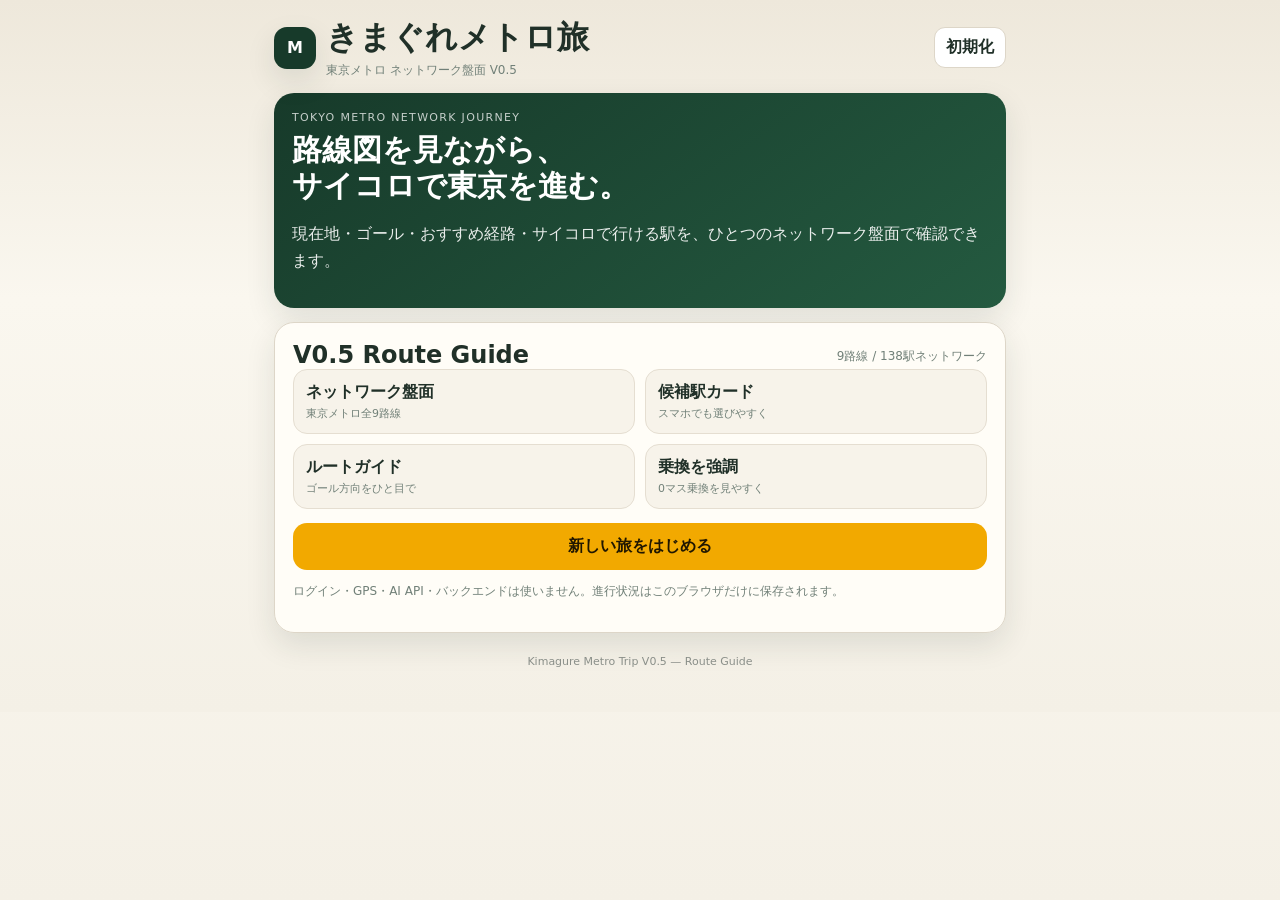
<file: index.html>
<!DOCTYPE html>
<html lang="ja">
<head>
  <meta charset="utf-8">
  <meta name="viewport" content="width=device-width,initial-scale=1,viewport-fit=cover">
  <meta name="theme-color" content="#173a2a">
  <title>きまぐれメトロ旅 V0.5</title>
  <link rel="stylesheet" href="style.css">
</head>
<body>
  <main class="app">
    <header class="topbar">
      <div class="brand">
        <div class="logo">M</div>
        <div>
          <h1>きまぐれメトロ旅</h1>
          <p>東京メトロ ネットワーク盤面 V0.5</p>
        </div>
      </div>
      <button class="tiny" id="resetBtn">初期化</button>
    </header>

    <section id="homeView">
      <div class="panel hero">
        <div class="eyebrow">TOKYO METRO NETWORK JOURNEY</div>
        <h2>路線図を見ながら、<br>サイコロで東京を進む。</h2>
        <p>現在地・ゴール・おすすめ経路・サイコロで行ける駅を、ひとつのネットワーク盤面で確認できます。</p>
      </div>

      <div class="panel">
        <div class="section-title">
          <h2>V0.5 Route Guide</h2>
          <p id="networkStat">9路線</p>
        </div>
        <div class="feature-grid">
          <div class="feature"><b>ネットワーク盤面</b><span>東京メトロ全9路線</span></div>
          <div class="feature"><b>候補駅カード</b><span>スマホでも選びやすく</span></div>
          <div class="feature"><b>ルートガイド</b><span>ゴール方向をひと目で</span></div>
          <div class="feature"><b>乗換を強調</b><span>0マス乗換を見やすく</span></div>
        </div>
        <button class="btn orange" id="newGameBtn">新しい旅をはじめる</button>
        <button class="btn secondary hidden gap-top" id="resumeBtn">途中から再開する</button>
        <p class="notice">ログイン・GPS・AI API・バックエンドは使いません。進行状況はこのブラウザだけに保存されます。</p>
      </div>
    </section>

    <section id="setupView" class="hidden">
      <div class="panel">
        <div class="section-title">
          <h2>旅の行き先を抽選</h2>
          <p>東京メトロ全ネットワーク</p>
        </div>
        <div class="timeline"><span class="step on"></span><span class="step"></span><span class="step"></span></div>

        <div class="slot">
          <div class="slot-label">START</div>
          <div class="slot-value" id="startSlot">？</div>
          <div class="chips" id="startLines"></div>
          <button class="btn orange" id="drawStartBtn">出発駅を抽選</button>
        </div>

        <div class="slot">
          <div class="slot-label">GOAL</div>
          <div class="slot-value" id="goalSlot">？</div>
          <div class="chips" id="goalLines"></div>
          <button class="btn orange" id="drawGoalBtn" disabled>ゴール駅を抽選</button>
        </div>

        <div class="message hidden" id="setupRoute"></div>
        <button class="btn" id="confirmSetupBtn" disabled>この旅を開始</button>
        <button class="btn ghost gap-top" id="cancelSetupBtn">ホームへ戻る</button>
      </div>
    </section>

    <section id="gameView" class="hidden">
      <div class="panel compact-panel">
        <div class="section-title">
          <h2>旅の状況</h2>
          <p id="turnText">TURN 1</p>
        </div>
        <div class="timeline"><span class="step on"></span><span class="step on"></span><span class="step"></span></div>

        <div class="stats">
          <div class="stat"><b id="currentStat">-</b><span>現在駅</span></div>
          <div class="stat"><b id="remainStat">-</b><span>最短残り駅数</span></div>
          <div class="stat"><b id="goalStat">-</b><span>ゴール</span></div>
        </div>
        <div class="chips center" id="currentLines"></div>
        <div class="message recommendation" id="recommendation"></div>
        <div class="route-compass" id="routeCompass" aria-label="ゴールへの最短ルート"></div>
      </div>

      <div class="panel dice-panel" id="dicePanel">
        <div class="section-title">
          <h2>サイコロ</h2>
          <p id="diceStateText">振って移動可能駅を表示</p>
        </div>
        <div class="dicebox">
          <div class="dice" id="dice" aria-live="polite">⚄</div>
          <button class="btn orange roll-btn" id="rollBtn">サイコロを振る</button>
        </div>
        <div id="reachableSummary" class="message hidden"></div>
        <div id="candidatePanel" class="candidate-panel hidden">
          <div class="candidate-heading">
            <div>
              <b>移動先を選ぶ</b>
              <span>ゴールに近い順</span>
            </div>
            <span class="candidate-count" id="candidateCount"></span>
          </div>
          <div class="candidate-list" id="candidateList"></div>
        </div>
      </div>

      <div class="panel network-panel">
        <div class="section-title">
          <div>
            <h2>ネットワーク盤面</h2>
            <p id="boardHint">現在地とゴールを確認できます</p>
          </div>
          <div class="board-tools">
            <button class="mini-btn" id="fitBtn" aria-pressed="false">全体</button>
            <button class="mini-btn" id="centerBtn" aria-pressed="true">現在地</button>
          </div>
        </div>

        <div class="legend">
          <span><i class="legend-node current"></i>現在地</span>
          <span><i class="legend-node goal"></i>ゴール</span>
          <span><i class="legend-node reachable"></i>移動可能</span>
          <span><i class="legend-node transfer"></i>乗換駅</span>
          <span><i class="legend-line"></i>最短ルート</span>
        </div>

        <div class="network-scroll" id="networkScroll">
          <svg id="networkSvg" viewBox="0 0 1840 820" role="img" aria-label="東京メトロ簡易ネットワーク図"></svg>
        </div>

        <p class="notice board-note">※実際の地理位置を再現した地図ではなく、ゲーム用の簡略ネットワーク図です。線のつながりと乗換関係を優先しています。</p>
      </div>

      <div class="panel hidden" id="arrivalPanel">
        <div class="section-title">
          <h2>移動先</h2>
          <p id="arrivalLineText"></p>
        </div>
        <div class="arrival-card">
          <div class="arrival-big" id="arrivalStation">-</div>
          <div class="chips" id="arrivalCodes"></div>
          <div class="route-guide" id="arrivalRoute"></div>
        </div>
        <div class="grid2">
          <a class="btn secondary" id="mapLink" target="_blank" rel="noopener">地図で駅を見る</a>
          <button class="btn" id="arrivedBtn">到着した</button>
        </div>
        <button class="btn ghost gap-top" id="changeTargetBtn">移動先を選び直す</button>
      </div>

      <div class="panel hidden" id="questPanel">
        <div class="section-title"><h2 id="questTitle">駅クエスト</h2><p>任意 / 2件</p></div>
        <div id="questList"></div>
        <button class="btn" id="nextTurnBtn">次のサイコロへ</button>
      </div>

      <div class="panel">
        <div class="section-title"><h2>旅の履歴</h2><p>自動保存</p></div>
        <div class="history" id="history"></div>
      </div>
    </section>

    <section id="finishView" class="hidden">
      <div class="panel success">
        <div class="timeline"><span class="step on"></span><span class="step on"></span><span class="step on"></span></div>
        <div class="goal-celebration" aria-hidden="true"><span>●</span><span>▲</span><span>★</span><span>●</span><span>■</span></div>
        <div class="big">🎉</div>
        <h2>ゴール到着！</h2>
        <p id="finishText"></p>
        <button class="btn orange" id="restartBtn">もう一度遊ぶ</button>
        <button class="btn secondary gap-top" id="backHomeBtn">ホームへ戻る</button>
      </div>
    </section>

    <footer>Kimagure Metro Trip V0.5 — Route Guide</footer>
  </main>

  <div class="travel-overlay hidden" id="travelOverlay" aria-live="polite">
    <div class="travel-card">
      <div class="train-track"><span class="travel-train">🚃</span></div>
      <b id="travelTitle">移動中...</b>
      <span id="travelRoute"></span>
    </div>
  </div>
  <div class="toast" id="toast"></div>
  <script src="app.js"></script>
</body>
</html>
</file>
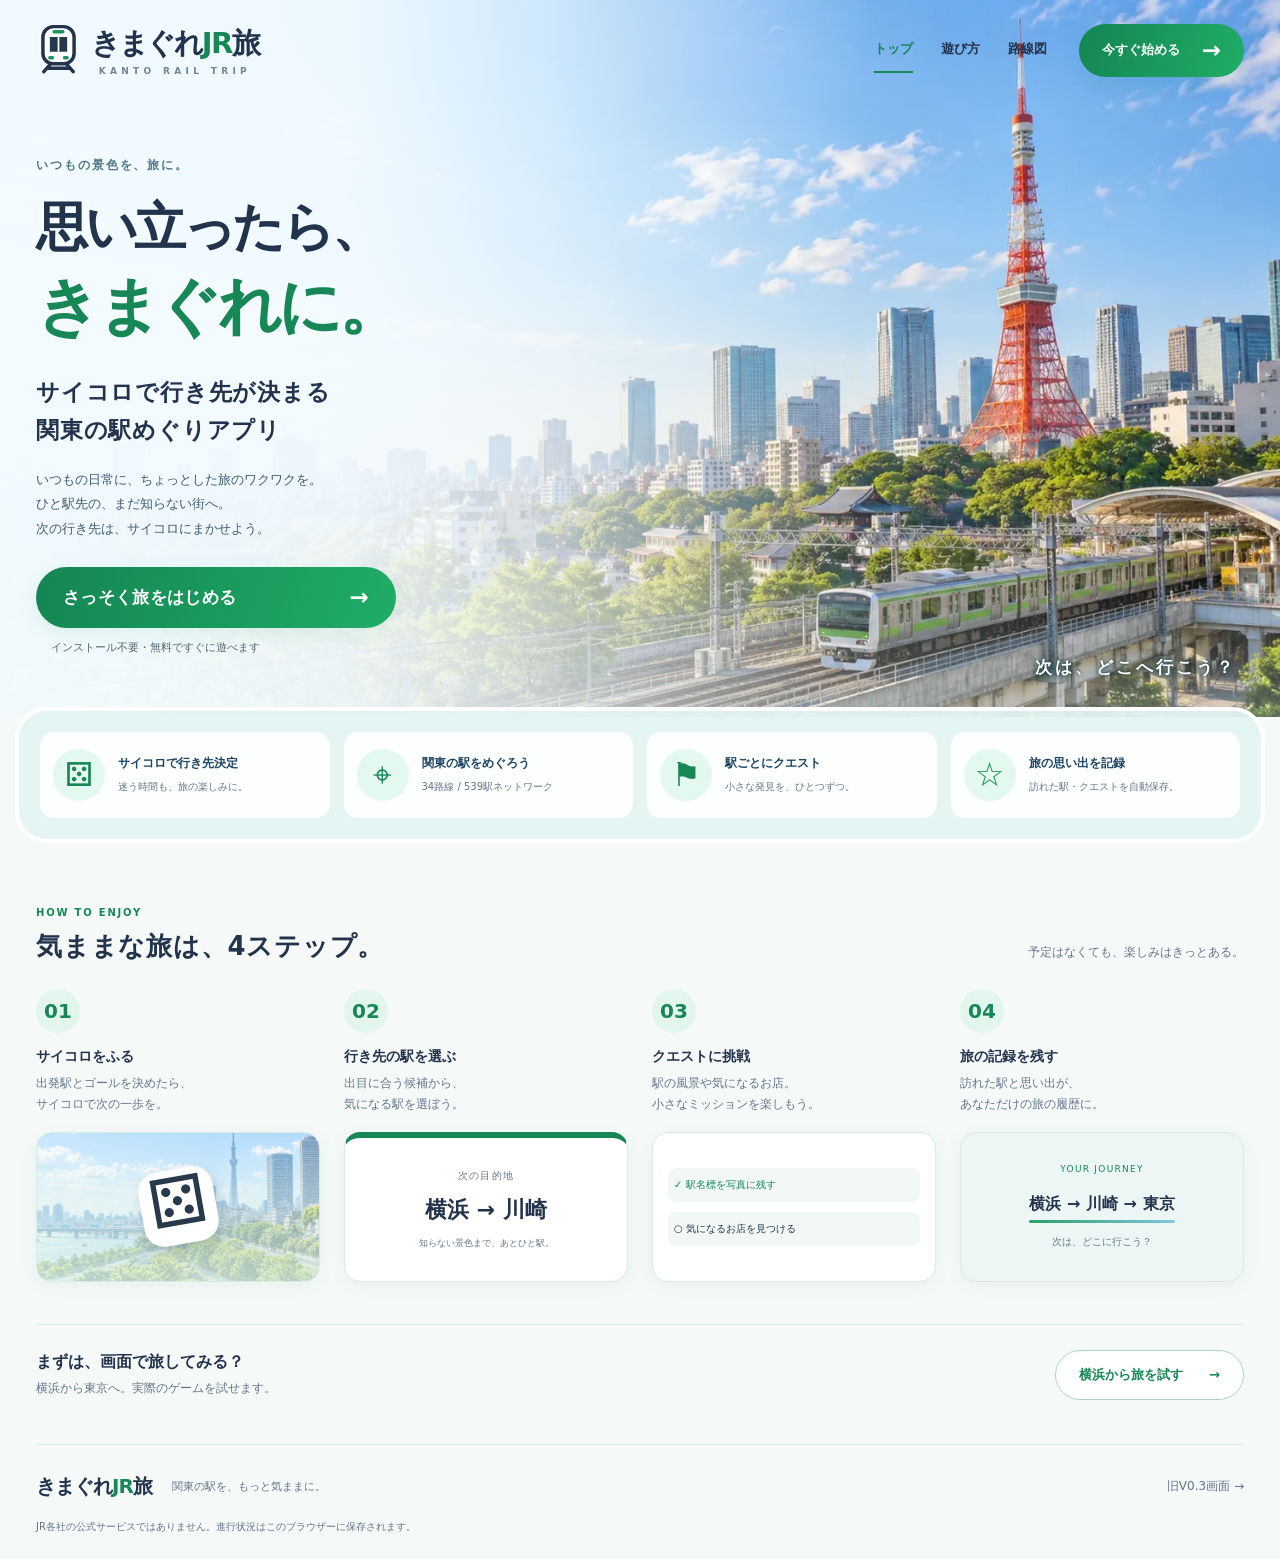
<file: jr-east/index.html>
<!doctype html>
<html lang="ja">
<head>
  <meta charset="utf-8">
  <meta name="viewport" content="width=device-width,initial-scale=1,viewport-fit=cover">
  <meta name="theme-color" content="#eef9fc">
  <title>きまぐれJR旅 — いつもの景色を、旅に。</title>
  <meta name="description" content="サイコロで行き先が決まる、関東の駅めぐり。539駅の路線図と小さなクエストで、いつもの日常を旅に変えよう。">
  <link rel="preload" as="image" href="assets/hero-tokyo-tower.webp">
  <link rel="stylesheet" href="style.css">
  <link rel="stylesheet" href="design-reference.css?v=20260926-manual">
</head>
<body data-view="homeView">
  <header class="reference-nav">
    <a class="reference-brand" href="#homeView" data-home-link aria-label="きまぐれJR旅 トップ">
      <svg class="brand-mark" viewBox="0 0 52 60" aria-hidden="true"><rect x="8" y="3" width="36" height="43" rx="12" fill="white" stroke="currentColor" stroke-width="4"/><path d="M16 15h20v17H16z" fill="#24394b"/><path d="M26 15v17" stroke="white" stroke-width="2"/><path d="M21 9h10M16 39h3m14 0h3" stroke="#1a945e" stroke-width="4" stroke-linecap="round"/><path d="m17 46-8 9m26-9 8 9M14 51h24" fill="none" stroke="currentColor" stroke-width="4" stroke-linecap="round"/></svg>
      <span><strong>きまぐれ<span>JR</span>旅</strong><small>KANTO RAIL TRIP</small></span>
    </a>
    <nav class="reference-links" aria-label="メインメニュー"><a href="#homeView" data-home-link aria-current="page">トップ</a><a href="#howto" data-howto-link>遊び方</a><a href="region-lab.html">路線図</a></nav>
    <button class="nav-cta" data-start>今すぐ始める <span aria-hidden="true">→</span></button>
    <button class="tiny reset-button" id="resetBtn">旅をリセット</button>
  </header>
  <main class="reference-main">
    <section id="homeView">
      <div class="reference-hero">
        <div class="hero-copy">
          <span class="hero-kicker">いつもの景色を、旅に。</span>
          <h1>思い立ったら、<br><em>きまぐれに。</em></h1>
          <h2>サイコロで行き先が決まる<br>関東の駅めぐりアプリ</h2>
          <p>いつもの日常に、ちょっとした旅のワクワクを。<br>ひと駅先の、まだ知らない街へ。<br>次の行き先は、サイコロにまかせよう。</p>
          <button class="hero-cta" id="newGameBtn">さっそく旅をはじめる <span aria-hidden="true">→</span></button>
          <button class="resume-link hidden" id="resumeBtn">途中の旅を再開する →</button>
          <span class="hero-note">インストール不要・無料ですぐに遊べます</span>
        </div>
        <div class="hero-stage" aria-hidden="true">
          <span class="hero-scene-caption">次は、どこへ行こう？</span>
        </div>
      </div>
      <section class="benefit-strip" aria-label="旅の楽しみ方">
        <article><span class="benefit-icon" aria-hidden="true">⚄</span><div><b>サイコロで行き先決定</b><small>迷う時間も、旅の楽しみに。</small></div></article>
        <article><span class="benefit-icon" aria-hidden="true">⌖</span><div><b>関東の駅をめぐろう</b><small id="networkStat">539駅のネットワーク</small></div></article>
        <article><span class="benefit-icon" aria-hidden="true">⚑</span><div><b>駅ごとにクエスト</b><small>小さな発見を、ひとつずつ。</small></div></article>
        <article><span class="benefit-icon" aria-hidden="true">☆</span><div><b>旅の思い出を記録</b><small>訪れた駅・クエストを自動保存。</small></div></article>
      </section>
      <section class="howto-section" id="howto" aria-labelledby="howtoTitle">
        <div class="section-heading"><div><span class="eyebrow">HOW TO ENJOY</span><h2 id="howtoTitle">気ままな旅は、4ステップ。</h2></div><p>予定はなくても、楽しみはきっとある。</p></div>
        <div class="step-grid">
          <article class="step-card"><span class="step-number">01</span><h3>サイコロをふる</h3><p>出発駅とゴールを決めたら、<br>サイコロで次の一歩を。</p><div class="step-art dice-art" aria-hidden="true"><span>⚄</span></div></article>
          <article class="step-card"><span class="step-number">02</span><h3>行き先の駅を選ぶ</h3><p>出目に合う候補から、<br>気になる駅を選ぼう。</p><div class="step-art ticket-art" aria-hidden="true"><small>次の目的地</small><strong>横浜 → 川崎</strong><span>知らない景色まで、あとひと駅。</span></div></article>
          <article class="step-card"><span class="step-number">03</span><h3>クエストに挑戦</h3><p>駅の風景や気になるお店。<br>小さなミッションを楽しもう。</p><div class="step-art quest-art" aria-hidden="true"><span>✓ 駅名標を写真に残す</span><span>○ 気になるお店を見つける</span></div></article>
          <article class="step-card"><span class="step-number">04</span><h3>旅の記録を残す</h3><p>訪れた駅と思い出が、<br>あなただけの旅の履歴に。</p><div class="step-art record-art" aria-hidden="true"><span>YOUR JOURNEY</span><strong>横浜 → 川崎 → 東京</strong><small>次は、どこに行こう？</small></div></article>
        </div>
        <div class="try-trip"><p><b>まずは、画面で旅してみる？</b><span>横浜から東京へ。実際のゲームを試せます。</span></p><button id="tryTripBtn">横浜から旅を試す <span aria-hidden="true">→</span></button></div>
      </section>
    </section>
    <section id="setupView" class="hidden" aria-labelledby="setupTitle">
      <div class="setup-landscape">
        <p class="setup-handwritten">サイコロが、<br>いつもの景色を<br><span>旅に変える。</span></p>
        <svg class="setup-trail" viewBox="0 0 600 650" aria-hidden="true">
          <path d="M35 410 C125 345 85 255 180 275 S255 455 345 380 S425 190 570 230" fill="none" stroke="white" stroke-width="3" stroke-dasharray="8 13" stroke-linecap="round"/>
          <circle cx="180" cy="275" r="9" fill="white"/><circle cx="345" cy="380" r="9" fill="white"/><circle cx="570" cy="230" r="9" fill="white"/>
        </svg>
        <span class="setup-photo-caption">次は、どこへ行こう？</span>
      </div>
      <div class="setup-content">
        <div class="setup-inner">
          <div class="setup-progress" aria-label="旅の設定は3ステップ">
            <div class="timeline" aria-hidden="true"><span class="step on"></span><span class="step"></span><span class="step"></span></div>
            <div class="setup-progress-labels"><span>出発駅</span><span>ゴール駅</span><span>旅を開始</span></div>
          </div>
          <div class="section-title">
            <span class="setup-kicker">WHERE TO NEXT?</span>
            <h1 id="setupTitle">旅の行き先を決める</h1>
            <p>駅名から指定するか、サイコロにおまかせ。<br>出発駅とゴール駅を決めて旅に出よう。</p>
          </div>
          <div class="setup-stations">
            <div class="slot setup-start">
              <div class="slot-label"><span class="setup-pin" aria-hidden="true">⌾</span> START</div>
              <p class="setup-slot-caption">出発駅</p>
              <div class="slot-value" id="startSlot" aria-live="polite">？</div>
              <div class="chips" id="startLines"></div>
              <button class="btn orange" id="drawStartBtn">⚄ <span>出発駅を抽選</span></button>
              <div class="station-picker">
                <label for="manualStartInput">または駅名で指定</label>
                <div class="station-picker-row"><input id="manualStartInput" type="search" list="stationOptions" placeholder="例：横浜" autocomplete="off"><button type="button" id="manualStartBtn">決定</button></div>
                <small id="manualStartStatus" role="status" aria-live="polite"></small>
              </div>
            </div>
            <span class="setup-direction" aria-hidden="true">→</span>
            <div class="slot setup-goal">
              <div class="slot-label"><span class="setup-pin" aria-hidden="true">⌖</span> GOAL</div>
              <p class="setup-slot-caption">ゴール駅</p>
              <div class="slot-value" id="goalSlot" aria-live="polite">？</div>
              <div class="chips" id="goalLines"></div>
              <button class="btn orange" id="drawGoalBtn" disabled>⚄ <span>ゴール駅を抽選</span></button>
              <div class="station-picker">
                <label for="manualGoalInput">または駅名で指定</label>
                <div class="station-picker-row"><input id="manualGoalInput" type="search" list="stationOptions" placeholder="出発駅を先に決定" autocomplete="off" disabled><button type="button" id="manualGoalBtn" disabled>決定</button></div>
                <small id="manualGoalStatus" role="status" aria-live="polite"></small>
              </div>
            </div>
          </div>
          <datalist id="stationOptions"></datalist>
          <div class="message hidden" id="setupRoute" role="status"></div>
          <div class="setup-actions">
            <button class="btn" id="confirmSetupBtn" disabled>この旅を開始 <span aria-hidden="true">→</span></button>
            <button class="btn ghost" id="cancelSetupBtn">ホームへ戻る</button>
          </div>
          <p class="setup-note">539駅から選べます。抽選と駅名指定は途中で切り替えられます。</p>
        </div>
      </div>
    </section>

    <section id="gameView" class="hidden">
      <div class="game-title"><div><span class="eyebrow">TODAY’S KIMAGURE TRIP</span><h1>今日のきまぐれ旅</h1></div><button class="home-button" data-home-link>⌂ ホーム</button></div>
      <div class="panel compact-panel">
        <div class="section-title">
          <h2>旅のきっぷ</h2>
          <p id="turnText">TURN 1</p>
        </div>
        <div class="timeline"><span class="step on"></span><span class="step on"></span><span class="step"></span></div>

        <div class="stats">
          <div class="stat"><b id="currentStat">-</b><span>現在駅</span></div>
          <div class="stat"><b id="remainStat">-</b><span>最短残り駅数</span></div>
          <div class="stat"><b id="goalStat">-</b><span>ゴール</span></div>
        </div>
        <div class="chips center" id="currentLines"></div>
        <div class="message recommendation" id="recommendation"></div>
        <div class="route-compass" id="routeCompass" aria-label="ゴールへの最短ルート"></div>
      </div>

      <div class="panel dice-panel" id="dicePanel">
        <div class="section-title">
          <h2>次は、どの駅へ？</h2>
          <p id="diceStateText">振って移動可能駅を表示</p>
        </div>
        <div class="dicebox">
          <div class="dice" id="dice" aria-live="polite">⚄</div>
          <button class="btn orange roll-btn" id="rollBtn">サイコロを振る</button>
        </div>
        <div id="reachableSummary" class="message hidden"></div>
        <div id="candidatePanel" class="candidate-panel hidden">
          <div class="candidate-heading">
            <div>
              <b>移動先を選ぶ</b>
              <span>ゴールに近い順</span>
            </div>
            <span class="candidate-count" id="candidateCount"></span>
          </div>
          <div class="candidate-list" id="candidateList"></div>
        </div>
      </div>

      <div class="panel network-panel">
        <div class="section-title">
          <div>
            <h2>旅のマップ</h2>
            <p id="boardHint">地域図を読み込み中...</p>
          </div>
          <div class="board-tools">
            <button class="mini-btn" id="fitBtn" aria-pressed="false">全体</button>
            <button class="mini-btn" id="centerBtn" aria-pressed="true">現在地</button>
          </div>
        </div>

        <div class="map-mode-tabs" role="group" aria-label="路線図表示">
          <button class="map-mode-btn" id="overviewMapBtn" aria-pressed="false">関東</button>
          <button class="map-mode-btn active" id="coreMapBtn" aria-pressed="true">東京コア</button>
          <button class="map-mode-btn" id="fullMapBtn" aria-pressed="false">全駅</button>
        </div>

        <div class="regional-controls">
          <label for="regionSelect">地域</label><select id="regionSelect"><option value="auto">現在地の地域</option></select>
          <button id="zoomOutBtn" aria-label="地図を縮小">−</button><output id="zoomStatus">100%</output><button id="zoomInBtn" aria-label="地図を拡大">＋</button>
        </div>
        <div class="legend">
          <span><i class="legend-node current"></i>現在地</span>
          <span><i class="legend-node goal"></i>ゴール</span>
          <span><i class="legend-node reachable"></i>移動可能</span>
          <span><i class="legend-node transfer"></i>乗換駅</span>
          <span><i class="legend-line"></i>おすすめ経路</span>
        </div>

        <div class="map-coverage-hint hidden" id="mapCoverageHint"></div><p class="notice" id="stationNote"></p>

        <div class="overview-map hidden" id="overviewMapWrap">
          <svg id="overviewSvg" viewBox="0 0 1000 700" role="img" aria-label="JR東日本関東近郊広域ゲームマップ"></svg>
          <div class="overview-caption" id="overviewCaption"></div>
        </div>

        <div class="network-scroll core-map-scroll" id="coreMapScroll">
          <div class="core-map-mount" id="coreMapMount" aria-label="東京コアゲーム用路線図">路線図を読み込んでいます...</div>
        </div>

        <div class="network-scroll hidden" id="networkScroll">
          <svg id="networkSvg" viewBox="0 0 1840 820" role="img" aria-label="JR東日本関東近郊簡易ネットワーク図"></svg>
        </div>

        <details class="map-explanation"><summary>路線図の見方</summary><p class="notice board-note">「関東」は現在地とゴールの位置関係を見る概要図、「地域」は現在地周辺の詳細図、「全駅」は全路線の接続を確認する補助表示です。<br><small>駅一覧はJR東日本の2023年3月版PDFを基準に収録。地図は独自の模式図です。営業日・停車列車は実際の案内をご確認ください。</small></p></details>
      </div>

      <div class="panel hidden" id="arrivalPanel">
        <div class="section-title">
          <h2>移動先</h2>
          <p id="arrivalLineText"></p>
        </div>
        <div class="arrival-card">
          <div class="arrival-big" id="arrivalStation">-</div>
          <div class="chips" id="arrivalCodes"></div>
          <div class="route-guide" id="arrivalRoute"></div>
        </div>
        <div class="grid2">
          <a class="btn secondary" id="mapLink" target="_blank" rel="noopener">地図で駅を見る</a>
          <button class="btn" id="arrivedBtn">到着した</button>
        </div>
        <button class="btn ghost gap-top" id="changeTargetBtn">移動先を選び直す</button>
      </div>

      <div class="panel hidden" id="questPanel">
        <div class="section-title"><h2 id="questTitle">駅クエスト</h2><p>任意 / 2件</p></div>
        <div id="questList"></div>
        <button class="btn" id="nextTurnBtn">次のサイコロへ</button>
      </div>

      <div class="panel history-panel">
        <div class="section-title"><h2>旅の履歴</h2><p>自動保存</p></div>
        <div class="history" id="history"></div>
      </div>
    </section>

    <section id="finishView" class="hidden">
      <div class="panel success">
        <div class="timeline"><span class="step on"></span><span class="step on"></span><span class="step on"></span></div>
        <div class="goal-celebration" aria-hidden="true"><span>●</span><span>▲</span><span>★</span><span>●</span><span>■</span></div>
        <div class="big">🎉</div>
        <h2>ゴール到着！</h2>
        <p id="finishText"></p>
        <button class="btn orange" id="restartBtn">もう一度遊ぶ</button>
        <button class="btn secondary gap-top" id="backHomeBtn">ホームへ戻る</button>
      </div>
    </section>

  </main>
  <footer class="reference-footer"><b>きまぐれ<span>JR</span>旅</b><span>関東の駅を、もっと気ままに。</span><a href="classic.html">旧V0.3画面 →</a><small>JR各社の公式サービスではありません。進行状況はこのブラウザーに保存されます。</small></footer>
  <div class="travel-overlay hidden" id="travelOverlay" aria-live="polite">
    <div class="travel-card">
      <div class="train-track"><span class="travel-train">🚃</span></div>
      <b id="travelTitle">移動中...</b>
      <span id="travelRoute"></span>
    </div>
  </div>
  <div class="toast" id="toast"></div>
  <script src="network-data.js"></script>
  <script src="app.js?v=20260926-manual"></script>
  <script src="design-reference.js"></script>
</body>
</html>
</file>
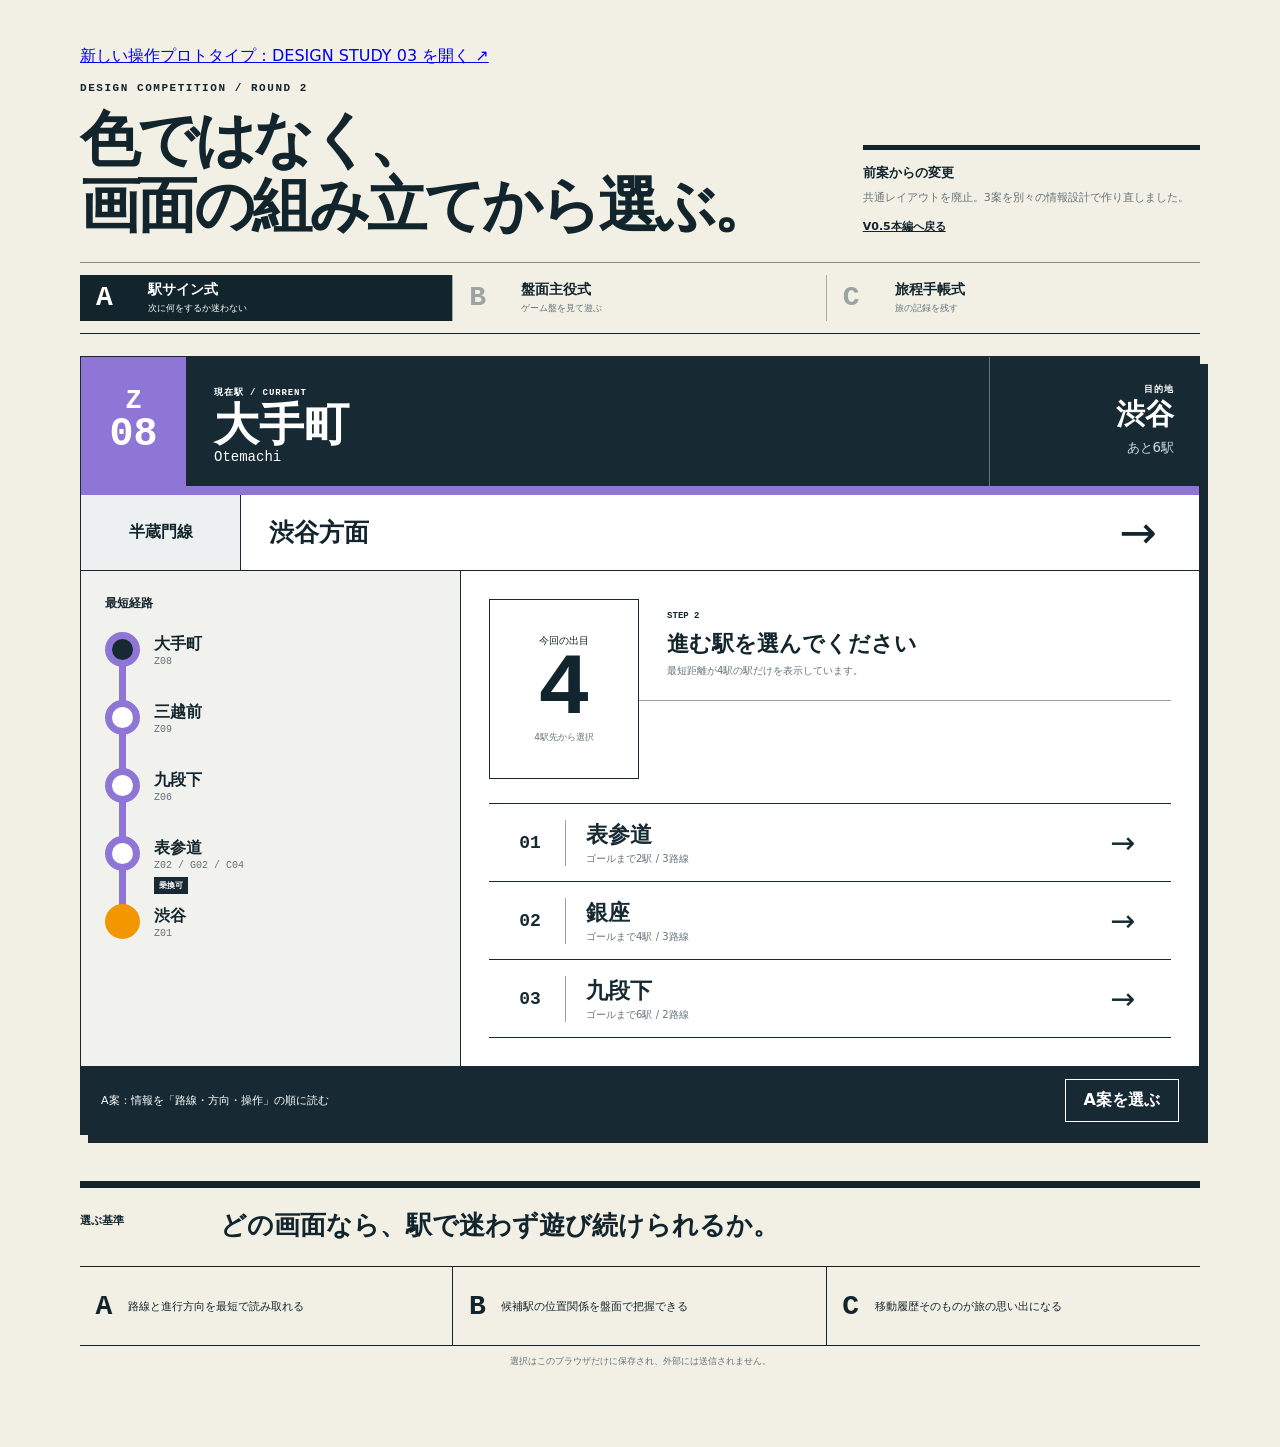
<file: design-competition.html>
<!DOCTYPE html>
<html lang="ja">
<head>
  <meta charset="utf-8">
  <meta name="viewport" content="width=device-width,initial-scale=1,viewport-fit=cover">
  <meta name="theme-color" content="#f2efe5">
  <title>デザインコンペ ROUND 2｜きまぐれメトロ旅</title>
  <link rel="stylesheet" href="design-competition.css">
</head>
<body>
  <main class="competition">
    <p><a href="design-lab.html">新しい操作プロトタイプ：DESIGN STUDY 03 を開く ↗</a></p>
    <header class="round-header">
      <div><p>DESIGN COMPETITION / ROUND 2</p><h1>色ではなく、<br>画面の組み立てから選ぶ。</h1></div>
      <div class="round-note"><b>前案からの変更</b><span>共通レイアウトを廃止。3案を別々の情報設計で作り直しました。</span><a href="./">V0.5本編へ戻る</a></div>
    </header>

    <nav class="entry-nav" aria-label="デザイン案を選ぶ">
      <button class="active" data-entry-target="a" aria-pressed="true"><b>A</b><span>駅サイン式<small>次に何をするか迷わない</small></span></button>
      <button data-entry-target="b" aria-pressed="false"><b>B</b><span>盤面主役式<small>ゲーム盤を見て遊ぶ</small></span></button>
      <button data-entry-target="c" aria-pressed="false"><b>C</b><span>旅程手帳式<small>旅の記録を残す</small></span></button>
    </nav>

    <section class="entry-view active" data-entry-view="a" aria-label="A案 駅サイン式">
      <div class="a-frame">
        <header class="a-station-sign">
          <div class="a-line-code">Z<br><strong>08</strong></div>
          <div class="a-station-name"><span>現在駅 / CURRENT</span><h2>大手町</h2><p>Otemachi</p></div>
          <div class="a-goal"><span>目的地</span><b>渋谷</b><small>あと6駅</small></div>
        </header>
        <div class="a-direction"><span>半蔵門線</span><b>渋谷方面</b><i>→</i></div>
        <div class="a-layout">
          <aside class="a-route" aria-label="最短ルート">
            <h3>最短経路</h3>
            <ol>
              <li class="passed"><i></i><span>大手町<small>Z08</small></span></li>
              <li><i></i><span>三越前<small>Z09</small></span></li>
              <li><i></i><span>九段下<small>Z06</small></span></li>
              <li class="transfer"><i></i><span>表参道<small>Z02 / G02 / C04</small><em>乗換可</em></span></li>
              <li class="goal"><i></i><span>渋谷<small>Z01</small></span></li>
            </ol>
          </aside>
          <section class="a-operation">
            <div class="a-roll"><span>今回の出目</span><b>4</b><small>4駅先から選択</small></div>
            <div class="a-prompt"><span>STEP 2</span><h3>進む駅を選んでください</h3><p>最短距離が4駅の駅だけを表示しています。</p></div>
            <div class="a-destinations">
              <button><span class="a-number">01</span><span><b>表参道</b><small>ゴールまで2駅 / 3路線</small></span><i>→</i></button>
              <button><span class="a-number">02</span><span><b>銀座</b><small>ゴールまで4駅 / 3路線</small></span><i>→</i></button>
              <button><span class="a-number">03</span><span><b>九段下</b><small>ゴールまで6駅 / 2路線</small></span><i>→</i></button>
            </div>
          </section>
        </div>
        <footer class="a-footer"><span>A案：情報を「路線・方向・操作」の順に読む</span><button data-vote-entry="a">A案を選ぶ</button></footer>
      </div>
    </section>

    <section class="entry-view" data-entry-view="b" aria-label="B案 盤面主役式">
      <div class="b-frame">
        <header class="b-scorebar">
          <div><small>いまここ</small><b>大手町</b></div>
          <div class="b-turn">4<br><span>TURN</span></div>
          <div><small>ゴール</small><b>渋谷</b></div>
        </header>
        <div class="b-board-wrap">
          <svg class="b-board" viewBox="0 0 900 560" role="img" aria-label="候補駅が置かれたゲーム盤">
            <path class="b-river" d="M-20 390C150 310 200 470 390 390S690 250 920 340"/>
            <g class="b-lines">
              <path class="b-g" d="M40 130H230L350 230H830"/>
              <path class="b-z" d="M50 465H190L350 230H830"/>
              <path class="b-t" d="M45 320H250L430 120H850"/>
              <path class="b-n" d="M140 40V160L350 230L580 450H850"/>
            </g>
            <g class="b-stations">
              <circle cx="95" cy="130" r="10"/><circle cx="165" cy="130" r="10"/><circle cx="230" cy="130" r="10"/>
              <circle cx="100" cy="465" r="10"/><circle cx="190" cy="465" r="10"/>
              <circle cx="95" cy="320" r="10"/><circle cx="175" cy="320" r="10"/><circle cx="250" cy="320" r="10"/>
              <circle cx="140" cy="85" r="10"/><circle cx="240" cy="195" r="10"/>
              <circle class="b-hub" cx="350" cy="230" r="19"/><circle cx="455" cy="230" r="10"/><circle cx="565" cy="230" r="10"/><circle cx="680" cy="230" r="10"/>
              <circle class="b-goal-node" cx="830" cy="230" r="20"/>
              <circle cx="580" cy="450" r="10"/><circle cx="705" cy="450" r="10"/><circle cx="830" cy="450" r="10"/>
            </g>
            <g class="b-labels"><text x="350" y="190">大手町</text><text x="830" y="187">渋谷</text><text x="80" y="300">九段下</text><text x="550" y="210">表参道</text><text x="680" y="210">銀座</text></g>
            <g class="b-player"><circle cx="350" cy="230" r="30"/><text x="350" y="238">M</text></g>
            <g class="b-target b-target-1"><circle cx="565" cy="230" r="25"/><text x="565" y="238">1</text></g>
            <g class="b-target b-target-2"><circle cx="680" cy="230" r="25"/><text x="680" y="238">2</text></g>
            <g class="b-target b-target-3"><circle cx="95" cy="320" r="25"/><text x="95" y="328">3</text></g>
          </svg>
          <div class="b-mission"><span>GOALまで</span><b>あと6マス</b></div>
          <div class="b-dice"><span>出目</span><b>4</b></div>
          <div class="b-route-key"><i class="g"></i><span>銀座線</span><i class="z"></i><span>半蔵門線</span><i class="t"></i><span>東西線</span></div>
        </div>
        <section class="b-drawer">
          <div class="b-drawer-handle"></div>
          <header><div><small>盤面の番号を選ぶ</small><h3>4マス先の駅</h3></div><span>おすすめ順</span></header>
          <div class="b-tickets">
            <button><b>1</b><span>表参道<small>ゴールまで2マス</small></span><i>決定</i></button>
            <button><b>2</b><span>銀座<small>ゴールまで4マス</small></span><i>決定</i></button>
            <button><b>3</b><span>九段下<small>ゴールまで6マス</small></span><i>決定</i></button>
          </div>
          <footer><span>B案：盤面を見て番号を選ぶ</span><button data-vote-entry="b">B案を選ぶ</button></footer>
        </section>
      </div>
    </section>

    <section class="entry-view" data-entry-view="c" aria-label="C案 旅程手帳式">
      <div class="c-frame">
        <div class="c-rings" aria-hidden="true"><i></i><i></i><i></i><i></i><i></i><i></i></div>
        <header class="c-coverline"><span>東京、行き先はサイコロ任せ。</span><b>旅程 No. 004</b></header>
        <section class="c-ticket">
          <div><small>FROM</small><strong>大手町</strong><span>OTEMACHI</span></div>
          <i>→</i>
          <div><small>TO</small><strong>渋谷</strong><span>SHIBUYA</span></div>
          <aside><small>REMAIN</small><b>6</b><span>STATIONS</span></aside>
        </section>
        <div class="c-page-grid">
          <aside class="c-log">
            <h3>今日の旅程</h3>
            <ol>
              <li class="done"><time>13:10</time><i></i><p><b>大手町に到着</b><span>丸ノ内線から開始</span></p></li>
              <li><time>13:14</time><i></i><p><b>サイコロを振る</b><span>出目は4</span></p></li>
              <li class="next"><time>NEXT</time><i></i><p><b>移動先を決める</b><span>候補は3駅</span></p></li>
              <li><time>—</time><i></i><p><b>駅クエスト</b><span>到着後に2件</span></p></li>
            </ol>
            <div class="c-stamp"><span>ROLL</span><b>4</b><small>STATIONS</small></div>
          </aside>
          <section class="c-select">
            <p class="c-handnote">どの駅で降りる？</p>
            <div class="c-coupons">
              <button><span>候補 01</span><b>表参道</b><small>ゴールまで2駅</small><i>ここにする □</i></button>
              <button><span>候補 02</span><b>銀座</b><small>ゴールまで4駅</small><i>ここにする □</i></button>
              <button><span>候補 03</span><b>九段下</b><small>ゴールまで6駅</small><i>ここにする □</i></button>
            </div>
            <div class="c-route-note"><b>最短メモ</b><span>大手町 → 三越前 → 表参道 → 渋谷</span><small>半蔵門線・渋谷方面</small></div>
          </section>
        </div>
        <footer class="c-footer"><span>C案：移動の履歴が1ページずつ残る</span><button data-vote-entry="c">C案を選ぶ</button></footer>
      </div>
    </section>

    <section class="decision-area">
      <div class="decision-title"><p>選ぶ基準</p><h2>どの画面なら、駅で迷わず遊び続けられるか。</h2></div>
      <div class="decision-points">
        <div><b>A</b><span>路線と進行方向を最短で読み取れる</span></div>
        <div><b>B</b><span>候補駅の位置関係を盤面で把握できる</span></div>
        <div><b>C</b><span>移動履歴そのものが旅の思い出になる</span></div>
      </div>
      <div class="vote-result hidden" id="voteResult" role="status"><span>現在の選択</span><b id="voteResultText"></b><button id="clearVoteButton">取り消す</button></div>
      <p class="storage-note">選択はこのブラウザだけに保存され、外部には送信されません。</p>
    </section>
  </main>
  <script src="design-competition.js"></script>
</body>
</html>
</file>
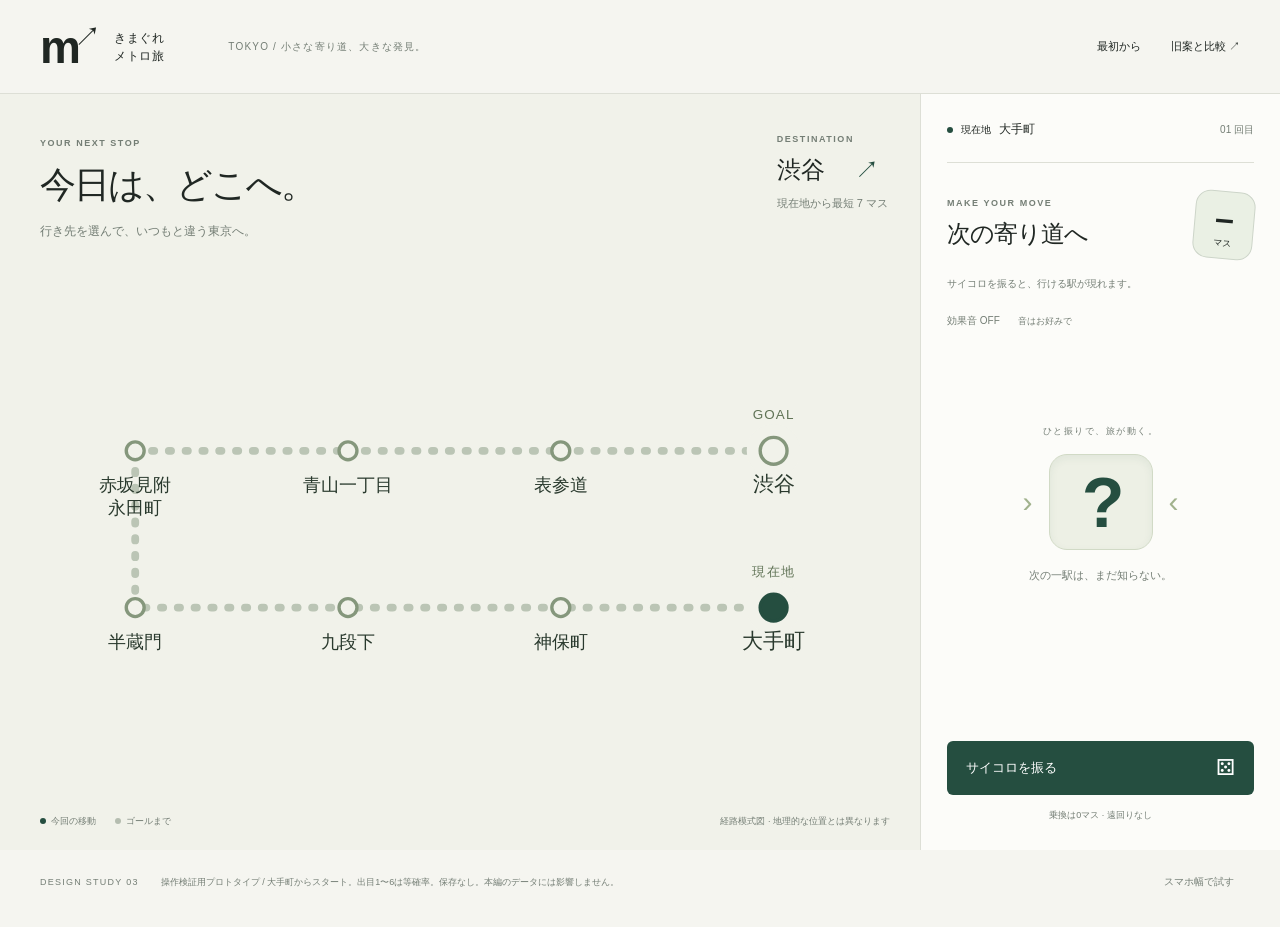
<file: design-lab.html>
<!doctype html>
<html lang="ja">
<head><meta charset="utf-8"><meta name="viewport" content="width=device-width,initial-scale=1"><meta name="theme-color" content="#f5f5f0"><title>きまぐれメトロ旅 — Design study 03</title><link rel="stylesheet" href="design-lab.css?v=motion1"></head>
<body>
<header class="appbar"><a class="brand" href="index.html"><span class="brandmark" aria-hidden="true">m<span>↗</span></span><span>きまぐれ<br>メトロ旅</span></a><span class="edition">TOKYO / 小さな寄り道、大きな発見。</span><nav><button id="restart">最初から</button><a href="design-competition.html">旧案と比較 ↗</a></nav></header>
<main class="workspace">
 <section class="atlas" aria-label="選択した行き先の経路図">
  <div class="trip-heading"><span class="eyebrow">YOUR NEXT STOP</span><h1 id="heading">今日は、どこへ。</h1><p id="map-caption">行き先を選んで、いつもと違う東京へ。</p></div>
  <div class="destination"><span class="eyebrow">DESTINATION</span><strong>渋谷 <span>↗</span></strong><span id="remaining"></span></div>
  <div class="map-wrap"><svg id="journey-map" viewBox="0 0 800 580" role="img" aria-label="経路図"></svg></div>
  <div class="map-foot"><span><i></i>今回の移動 <i class="muted-dot"></i>ゴールまで</span><span>経路模式図 · 地理的な位置とは異なります</span></div>
 </section>
 <aside class="inspector" aria-label="移動操作">
  <div class="current"><span class="live-dot"></span><span>現在地</span><strong id="current"></strong><span id="turn"></span></div>
  <div id="selection-screen">
   <div class="roll-heading"><div><span class="eyebrow">MAKE YOUR MOVE</span><h2 id="panel-title">行き先を選ぶ</h2></div><div class="die" aria-label="出目3"><span id="die-number">3</span><small>マス</small></div></div>
   <p class="hint" id="hint">ゴールに近い順。気になる駅を選ぼう。</p>
   <div class="play-preferences"><button id="sound" aria-pressed="false">効果音 OFF</button><span>音はお好みで</span></div>
   <div id="roll-stage" class="roll-stage">
    <span class="eyebrow" id="reel-caption">ひと振りで、旅が動く。</span>
    <div class="slot-housing" aria-hidden="true"><span class="slot-pointer">›</span><div class="slot-window"><div id="reel-track" class="reel-track"><span>6</span><span>?</span><span>1</span></div></div><span class="slot-pointer">‹</span></div>
    <p id="reel-message">次の一駅は、まだ知らない。</p>
   </div>
   <p id="roll-result" class="roll-result" hidden></p>
   <div id="candidates" class="candidates" aria-label="移動候補"></div>
   <div class="action-area"><div id="route-detail" class="route-detail"></div><button id="move" class="primary" hidden>この駅へ進む <span>↗</span></button><button id="roll" class="primary">サイコロを振る <span>⚄</span></button><button id="skip-spin" class="primary" hidden>結果を見る <span>↓</span></button><p class="rule">乗換は0マス · 遠回りなし</p></div>
  </div>
  <section id="arrival-screen" hidden aria-live="polite"><span class="eyebrow" id="arrival-kicker">A LITTLE DETOUR</span><div id="celebration" class="celebration" aria-hidden="true"></div><div class="arrival-symbol" id="arrival-symbol" aria-hidden="true">↗</div><h2 id="arrival-title"></h2><p id="arrival-message">ここでしか出会えないものを、ふたつ。</p><div id="quests"></div><button id="continue" class="primary">旅を続ける <span>→</span></button></section>
 </aside>
</main>
<footer class="study-note"><span>DESIGN STUDY 03</span><p>操作検証用プロトタイプ / 大手町からスタート。出目1〜6は等確率。保存なし。本編のデータには影響しません。</p><button id="mobile-preview" aria-pressed="false">スマホ幅で試す</button></footer>
<p id="play-status" class="sr-only" role="status" aria-live="polite" aria-atomic="true"></p>
<script src="design-lab-core.js"></script><script src="design-lab.js?v=motion1"></script>
</body></html>
</file>
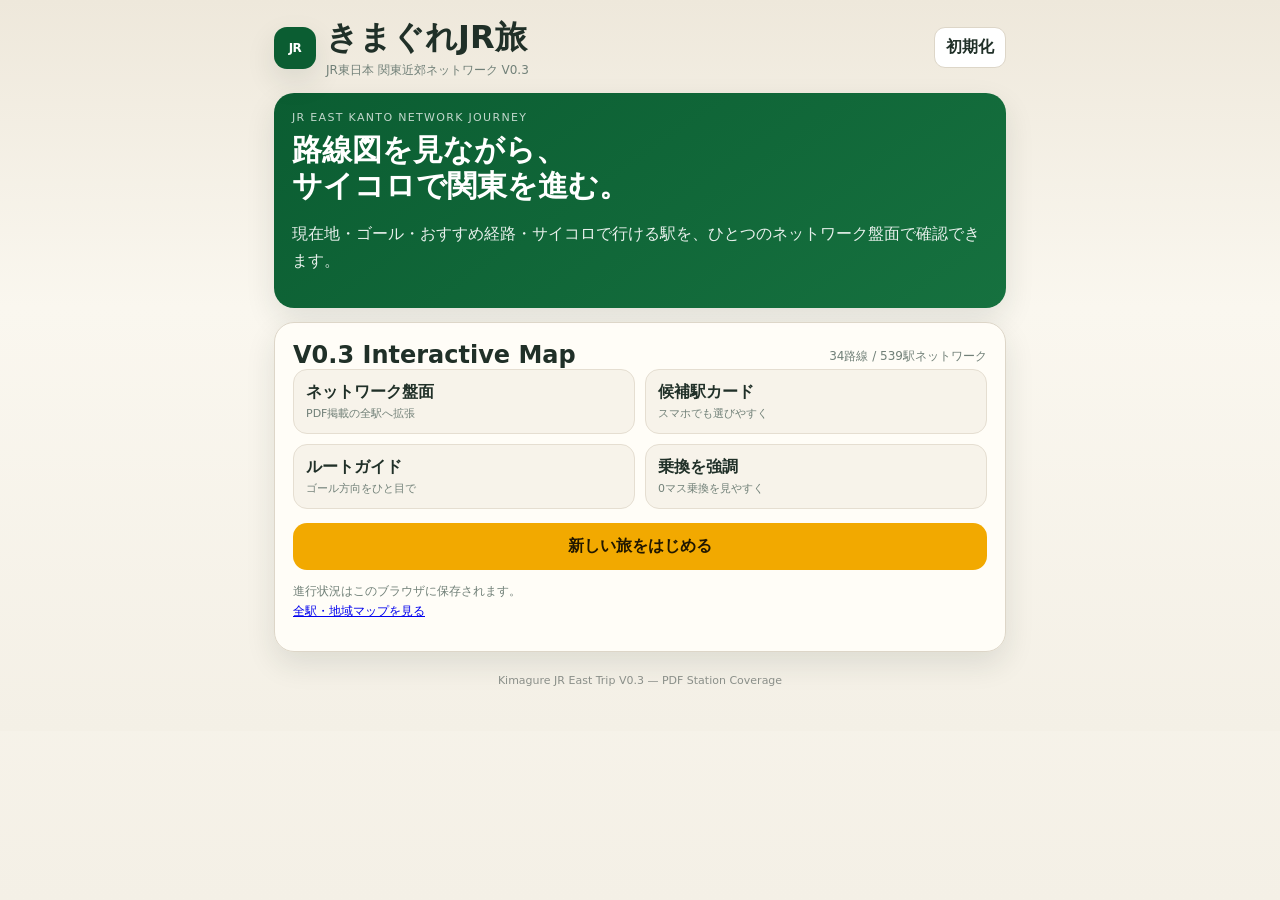
<file: jr-east/classic.html>
<!DOCTYPE html>
<html lang="ja">
<head>
  <meta charset="utf-8">
  <meta name="viewport" content="width=device-width,initial-scale=1,viewport-fit=cover">
  <meta name="theme-color" content="#173a2a">
  <title>きまぐれJR旅 V0.3</title>
  <link rel="stylesheet" href="style.css">
</head>
<body>
  <main class="app">
    <header class="topbar">
      <div class="brand">
        <div class="logo">JR</div>
        <div>
          <h1>きまぐれJR旅</h1>
          <p>JR東日本 関東近郊ネットワーク V0.3</p>
        </div>
      </div>
      <button class="tiny" id="resetBtn">初期化</button>
    </header>

    <section id="homeView">
      <div class="panel hero">
        <div class="eyebrow">JR EAST KANTO NETWORK JOURNEY</div>
        <h2>路線図を見ながら、<br>サイコロで関東を進む。</h2>
        <p>現在地・ゴール・おすすめ経路・サイコロで行ける駅を、ひとつのネットワーク盤面で確認できます。</p>
      </div>

      <div class="panel">
        <div class="section-title">
          <h2>V0.3 Interactive Map</h2>
          <p id="networkStat">ネットワーク読込中</p>
        </div>
        <div class="feature-grid">
          <div class="feature"><b>ネットワーク盤面</b><span>PDF掲載の全駅へ拡張</span></div>
          <div class="feature"><b>候補駅カード</b><span>スマホでも選びやすく</span></div>
          <div class="feature"><b>ルートガイド</b><span>ゴール方向をひと目で</span></div>
          <div class="feature"><b>乗換を強調</b><span>0マス乗換を見やすく</span></div>
        </div>
        <button class="btn orange" id="newGameBtn">新しい旅をはじめる</button>
        <button class="btn secondary hidden gap-top" id="resumeBtn">途中から再開する</button>
        <p class="notice">進行状況はこのブラウザに保存されます。<br><a href="region-lab.html">全駅・地域マップを見る</a></p>
      </div>
    </section>

    <section id="setupView" class="hidden">
      <div class="panel">
        <div class="section-title">
          <h2>旅の行き先を抽選</h2>
          <p>JR東日本 東京近郊コア</p>
        </div>
        <div class="timeline"><span class="step on"></span><span class="step"></span><span class="step"></span></div>

        <div class="slot">
          <div class="slot-label">START</div>
          <div class="slot-value" id="startSlot">？</div>
          <div class="chips" id="startLines"></div>
          <button class="btn orange" id="drawStartBtn">出発駅を抽選</button>
        </div>

        <div class="slot">
          <div class="slot-label">GOAL</div>
          <div class="slot-value" id="goalSlot">？</div>
          <div class="chips" id="goalLines"></div>
          <button class="btn orange" id="drawGoalBtn" disabled>ゴール駅を抽選</button>
        </div>

        <div class="message hidden" id="setupRoute"></div>
        <button class="btn" id="confirmSetupBtn" disabled>この旅を開始</button>
        <button class="btn ghost gap-top" id="cancelSetupBtn">ホームへ戻る</button>
      </div>
    </section>

    <section id="gameView" class="hidden">
      <div class="panel compact-panel">
        <div class="section-title">
          <h2>旅の状況</h2>
          <p id="turnText">TURN 1</p>
        </div>
        <div class="timeline"><span class="step on"></span><span class="step on"></span><span class="step"></span></div>

        <div class="stats">
          <div class="stat"><b id="currentStat">-</b><span>現在駅</span></div>
          <div class="stat"><b id="remainStat">-</b><span>最短残り駅数</span></div>
          <div class="stat"><b id="goalStat">-</b><span>ゴール</span></div>
        </div>
        <div class="chips center" id="currentLines"></div>
        <div class="message recommendation" id="recommendation"></div>
        <div class="route-compass" id="routeCompass" aria-label="ゴールへの最短ルート"></div>
      </div>

      <div class="panel dice-panel" id="dicePanel">
        <div class="section-title">
          <h2>サイコロ</h2>
          <p id="diceStateText">振って移動可能駅を表示</p>
        </div>
        <div class="dicebox">
          <div class="dice" id="dice" aria-live="polite">⚄</div>
          <button class="btn orange roll-btn" id="rollBtn">サイコロを振る</button>
        </div>
        <div id="reachableSummary" class="message hidden"></div>
        <div id="candidatePanel" class="candidate-panel hidden">
          <div class="candidate-heading">
            <div>
              <b>移動先を選ぶ</b>
              <span>ゴールに近い順</span>
            </div>
            <span class="candidate-count" id="candidateCount"></span>
          </div>
          <div class="candidate-list" id="candidateList"></div>
        </div>
      </div>

      <div class="panel network-panel">
        <div class="section-title">
          <div>
            <h2>路線図</h2>
            <p id="boardHint">地域図を読み込み中...</p>
          </div>
          <div class="board-tools">
            <button class="mini-btn" id="fitBtn" aria-pressed="false">全体</button>
            <button class="mini-btn" id="centerBtn" aria-pressed="true">現在地</button>
          </div>
        </div>

        <div class="map-mode-tabs" role="group" aria-label="路線図表示">
          <button class="map-mode-btn" id="overviewMapBtn" aria-pressed="false">関東</button>
          <button class="map-mode-btn active" id="coreMapBtn" aria-pressed="true">東京コア</button>
          <button class="map-mode-btn" id="fullMapBtn" aria-pressed="false">全駅</button>
        </div>

        <div class="regional-controls">
          <label for="regionSelect">地域</label><select id="regionSelect"><option value="auto">現在地の地域</option></select>
          <button id="zoomOutBtn" aria-label="地図を縮小">−</button><output id="zoomStatus">100%</output><button id="zoomInBtn" aria-label="地図を拡大">＋</button>
        </div>
        <div class="legend">
          <span><i class="legend-node current"></i>現在地</span>
          <span><i class="legend-node goal"></i>ゴール</span>
          <span><i class="legend-node reachable"></i>移動可能</span>
          <span><i class="legend-node transfer"></i>乗換駅</span>
          <span><i class="legend-line"></i>おすすめ経路</span>
        </div>

        <div class="map-coverage-hint hidden" id="mapCoverageHint"></div><p class="notice" id="stationNote"></p>

        <div class="overview-map hidden" id="overviewMapWrap">
          <svg id="overviewSvg" viewBox="0 0 1000 700" role="img" aria-label="JR東日本関東近郊広域ゲームマップ"></svg>
          <div class="overview-caption" id="overviewCaption"></div>
        </div>

        <div class="network-scroll core-map-scroll" id="coreMapScroll">
          <div class="core-map-mount" id="coreMapMount" aria-label="東京コアゲーム用路線図">路線図を読み込んでいます...</div>
        </div>

        <div class="network-scroll hidden" id="networkScroll">
          <svg id="networkSvg" viewBox="0 0 1840 820" role="img" aria-label="JR東日本関東近郊簡易ネットワーク図"></svg>
        </div>

        <p class="notice board-note">「関東」は現在地とゴールの位置関係を見る概要図、「地域」は現在地周辺の詳細図、「全駅」は全路線の接続を確認する補助表示です。<br><small>駅一覧はJR東日本の2023年3月版PDFを基準に収録。地図は独自の模式図です。営業日・停車列車は実際の案内をご確認ください。</small></p>
      </div>

      <div class="panel hidden" id="arrivalPanel">
        <div class="section-title">
          <h2>移動先</h2>
          <p id="arrivalLineText"></p>
        </div>
        <div class="arrival-card">
          <div class="arrival-big" id="arrivalStation">-</div>
          <div class="chips" id="arrivalCodes"></div>
          <div class="route-guide" id="arrivalRoute"></div>
        </div>
        <div class="grid2">
          <a class="btn secondary" id="mapLink" target="_blank" rel="noopener">地図で駅を見る</a>
          <button class="btn" id="arrivedBtn">到着した</button>
        </div>
        <button class="btn ghost gap-top" id="changeTargetBtn">移動先を選び直す</button>
      </div>

      <div class="panel hidden" id="questPanel">
        <div class="section-title"><h2 id="questTitle">駅クエスト</h2><p>任意 / 2件</p></div>
        <div id="questList"></div>
        <button class="btn" id="nextTurnBtn">次のサイコロへ</button>
      </div>

      <div class="panel">
        <div class="section-title"><h2>旅の履歴</h2><p>自動保存</p></div>
        <div class="history" id="history"></div>
      </div>
    </section>

    <section id="finishView" class="hidden">
      <div class="panel success">
        <div class="timeline"><span class="step on"></span><span class="step on"></span><span class="step on"></span></div>
        <div class="goal-celebration" aria-hidden="true"><span>●</span><span>▲</span><span>★</span><span>●</span><span>■</span></div>
        <div class="big">🎉</div>
        <h2>ゴール到着！</h2>
        <p id="finishText"></p>
        <button class="btn orange" id="restartBtn">もう一度遊ぶ</button>
        <button class="btn secondary gap-top" id="backHomeBtn">ホームへ戻る</button>
      </div>
    </section>

    <footer>Kimagure JR East Trip V0.3 — PDF Station Coverage</footer>
  </main>

  <div class="travel-overlay hidden" id="travelOverlay" aria-live="polite">
    <div class="travel-card">
      <div class="train-track"><span class="travel-train">🚃</span></div>
      <b id="travelTitle">移動中...</b>
      <span id="travelRoute"></span>
    </div>
  </div>
  <div class="toast" id="toast"></div>
  <script src="network-data.js"></script>
  <script src="app.js"></script>
</body>
</html>
</file>
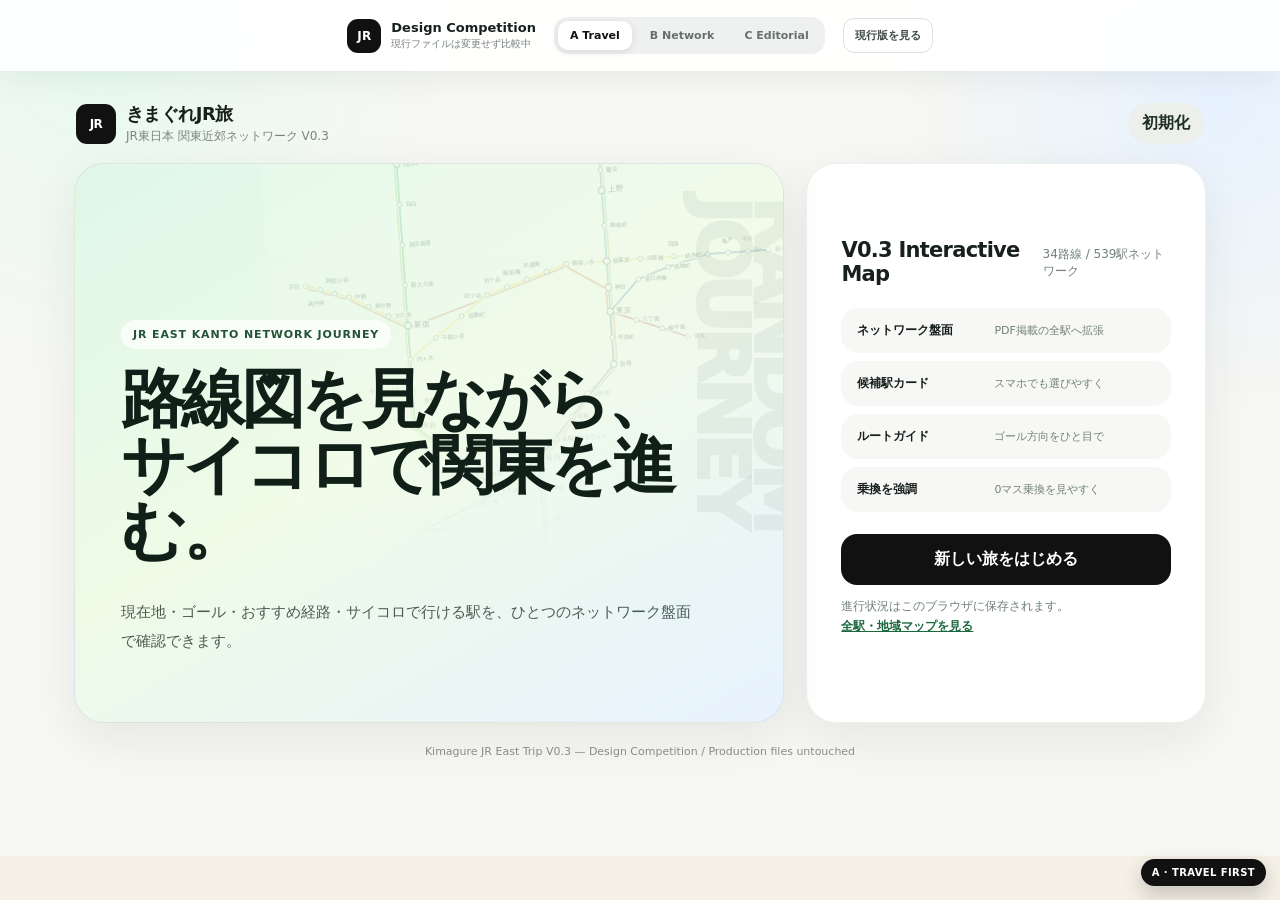
<file: jr-east/design-competition.html>
<!DOCTYPE html>
<html lang="ja">
<head>
  <meta charset="utf-8">
  <meta name="viewport" content="width=device-width,initial-scale=1,viewport-fit=cover">
  <meta name="theme-color" content="#f7f7f3">
  <title>きまぐれJR旅 — Design Competition</title>
  <link rel="stylesheet" href="style.css">
  <link rel="stylesheet" href="design-competition.css">
</head>
<body class="design-competition" data-design="a">
  <nav class="competition-bar" aria-label="デザイン案切替">
    <div class="competition-copy">
      <div class="competition-mark">JR</div>
      <div>
        <b>Design Competition</b>
        <span>現行ファイルは変更せず比較中</span>
      </div>
    </div>
    <div class="competition-switcher" role="group" aria-label="候補デザイン">
      <button type="button" data-design-choice="a" aria-pressed="true">A Travel</button>
      <button type="button" data-design-choice="b" aria-pressed="false">B Network</button>
      <button type="button" data-design-choice="c" aria-pressed="false">C Editorial</button>
    </div>
    <a class="competition-original" href="index.html">現行版を見る</a>
  </nav>

  <div class="design-badge" id="designLabel">A · TRAVEL FIRST</div>

  <main class="app">
    <header class="topbar">
      <div class="brand">
        <div class="logo">JR</div>
        <div>
          <h1>きまぐれJR旅</h1>
          <p>JR東日本 関東近郊ネットワーク V0.3</p>
        </div>
      </div>
      <button class="tiny" id="resetBtn">初期化</button>
    </header>

    <section id="homeView">
      <div class="panel hero">
        <div class="eyebrow">JR EAST KANTO NETWORK JOURNEY</div>
        <h2>路線図を見ながら、<br>サイコロで関東を進む。</h2>
        <p>現在地・ゴール・おすすめ経路・サイコロで行ける駅を、ひとつのネットワーク盤面で確認できます。</p>
      </div>

      <div class="panel">
        <div class="section-title">
          <h2>V0.3 Interactive Map</h2>
          <p id="networkStat">ネットワーク読込中</p>
        </div>
        <div class="feature-grid">
          <div class="feature"><b>ネットワーク盤面</b><span>PDF掲載の全駅へ拡張</span></div>
          <div class="feature"><b>候補駅カード</b><span>スマホでも選びやすく</span></div>
          <div class="feature"><b>ルートガイド</b><span>ゴール方向をひと目で</span></div>
          <div class="feature"><b>乗換を強調</b><span>0マス乗換を見やすく</span></div>
        </div>
        <button class="btn orange" id="newGameBtn">新しい旅をはじめる</button>
        <button class="btn secondary hidden gap-top" id="resumeBtn">途中から再開する</button>
        <p class="notice">進行状況はこのブラウザに保存されます。<br><a href="region-lab.html">全駅・地域マップを見る</a></p>
      </div>
    </section>

    <section id="setupView" class="hidden">
      <div class="panel">
        <div class="section-title">
          <h2>旅の行き先を抽選</h2>
          <p>JR東日本 東京近郊コア</p>
        </div>
        <div class="timeline"><span class="step on"></span><span class="step"></span><span class="step"></span></div>

        <div class="slot">
          <div class="slot-label">START</div>
          <div class="slot-value" id="startSlot">？</div>
          <div class="chips" id="startLines"></div>
          <button class="btn orange" id="drawStartBtn">出発駅を抽選</button>
        </div>

        <div class="slot">
          <div class="slot-label">GOAL</div>
          <div class="slot-value" id="goalSlot">？</div>
          <div class="chips" id="goalLines"></div>
          <button class="btn orange" id="drawGoalBtn" disabled>ゴール駅を抽選</button>
        </div>

        <div class="message hidden" id="setupRoute"></div>
        <button class="btn" id="confirmSetupBtn" disabled>この旅を開始</button>
        <button class="btn ghost gap-top" id="cancelSetupBtn">ホームへ戻る</button>
      </div>
    </section>

    <section id="gameView" class="hidden">
      <div class="panel compact-panel">
        <div class="section-title">
          <h2>旅の状況</h2>
          <p id="turnText">TURN 1</p>
        </div>
        <div class="timeline"><span class="step on"></span><span class="step on"></span><span class="step"></span></div>

        <div class="stats">
          <div class="stat"><b id="currentStat">-</b><span>現在駅</span></div>
          <div class="stat"><b id="remainStat">-</b><span>最短残り駅数</span></div>
          <div class="stat"><b id="goalStat">-</b><span>ゴール</span></div>
        </div>
        <div class="chips center" id="currentLines"></div>
        <div class="message recommendation" id="recommendation"></div>
        <div class="route-compass" id="routeCompass" aria-label="ゴールへの最短ルート"></div>
      </div>

      <div class="panel dice-panel" id="dicePanel">
        <div class="section-title">
          <h2>サイコロ</h2>
          <p id="diceStateText">振って移動可能駅を表示</p>
        </div>
        <div class="dicebox">
          <div class="dice" id="dice" aria-live="polite">⚄</div>
          <button class="btn orange roll-btn" id="rollBtn">サイコロを振る</button>
        </div>
        <div id="reachableSummary" class="message hidden"></div>
        <div id="candidatePanel" class="candidate-panel hidden">
          <div class="candidate-heading">
            <div>
              <b>移動先を選ぶ</b>
              <span>ゴールに近い順</span>
            </div>
            <span class="candidate-count" id="candidateCount"></span>
          </div>
          <div class="candidate-list" id="candidateList"></div>
        </div>
      </div>

      <div class="panel network-panel">
        <div class="section-title">
          <div>
            <h2>路線図</h2>
            <p id="boardHint">地域図を読み込み中...</p>
          </div>
          <div class="board-tools">
            <button class="mini-btn" id="fitBtn" aria-pressed="false">全体</button>
            <button class="mini-btn" id="centerBtn" aria-pressed="true">現在地</button>
          </div>
        </div>

        <div class="map-mode-tabs" role="group" aria-label="路線図表示">
          <button class="map-mode-btn" id="overviewMapBtn" aria-pressed="false">関東</button>
          <button class="map-mode-btn active" id="coreMapBtn" aria-pressed="true">東京コア</button>
          <button class="map-mode-btn" id="fullMapBtn" aria-pressed="false">全駅</button>
        </div>

        <div class="regional-controls">
          <label for="regionSelect">地域</label><select id="regionSelect"><option value="auto">現在地の地域</option></select>
          <button id="zoomOutBtn" aria-label="地図を縮小">−</button><output id="zoomStatus">100%</output><button id="zoomInBtn" aria-label="地図を拡大">＋</button>
        </div>
        <div class="legend">
          <span><i class="legend-node current"></i>現在地</span>
          <span><i class="legend-node goal"></i>ゴール</span>
          <span><i class="legend-node reachable"></i>移動可能</span>
          <span><i class="legend-node transfer"></i>乗換駅</span>
          <span><i class="legend-line"></i>おすすめ経路</span>
        </div>

        <div class="map-coverage-hint hidden" id="mapCoverageHint"></div><p class="notice" id="stationNote"></p>

        <div class="overview-map hidden" id="overviewMapWrap">
          <svg id="overviewSvg" viewBox="0 0 1000 700" role="img" aria-label="JR東日本関東近郊広域ゲームマップ"></svg>
          <div class="overview-caption" id="overviewCaption"></div>
        </div>

        <div class="network-scroll core-map-scroll" id="coreMapScroll">
          <div class="core-map-mount" id="coreMapMount" aria-label="東京コアゲーム用路線図">路線図を読み込んでいます...</div>
        </div>

        <div class="network-scroll hidden" id="networkScroll">
          <svg id="networkSvg" viewBox="0 0 1840 820" role="img" aria-label="JR東日本関東近郊簡易ネットワーク図"></svg>
        </div>

        <p class="notice board-note">「関東」は現在地とゴールの位置関係を見る概要図、「地域」は現在地周辺の詳細図、「全駅」は全路線の接続を確認する補助表示です。<br><small>駅一覧はJR東日本の2023年3月版PDFを基準に収録。地図は独自の模式図です。営業日・停車列車は実際の案内をご確認ください。</small></p>
      </div>

      <div class="panel hidden" id="arrivalPanel">
        <div class="section-title">
          <h2>移動先</h2>
          <p id="arrivalLineText"></p>
        </div>
        <div class="arrival-card">
          <div class="arrival-big" id="arrivalStation">-</div>
          <div class="chips" id="arrivalCodes"></div>
          <div class="route-guide" id="arrivalRoute"></div>
        </div>
        <div class="grid2">
          <a class="btn secondary" id="mapLink" target="_blank" rel="noopener">地図で駅を見る</a>
          <button class="btn" id="arrivedBtn">到着した</button>
        </div>
        <button class="btn ghost gap-top" id="changeTargetBtn">移動先を選び直す</button>
      </div>

      <div class="panel hidden" id="questPanel">
        <div class="section-title"><h2 id="questTitle">駅クエスト</h2><p>任意 / 2件</p></div>
        <div id="questList"></div>
        <button class="btn" id="nextTurnBtn">次のサイコロへ</button>
      </div>

      <div class="panel">
        <div class="section-title"><h2>旅の履歴</h2><p>自動保存</p></div>
        <div class="history" id="history"></div>
      </div>
    </section>

    <section id="finishView" class="hidden">
      <div class="panel success">
        <div class="timeline"><span class="step on"></span><span class="step on"></span><span class="step on"></span></div>
        <div class="goal-celebration" aria-hidden="true"><span>●</span><span>▲</span><span>★</span><span>●</span><span>■</span></div>
        <div class="big">🎉</div>
        <h2>ゴール到着！</h2>
        <p id="finishText"></p>
        <button class="btn orange" id="restartBtn">もう一度遊ぶ</button>
        <button class="btn secondary gap-top" id="backHomeBtn">ホームへ戻る</button>
      </div>
    </section>

    <footer>Kimagure JR East Trip V0.3 — Design Competition / Production files untouched</footer>
  </main>

  <div class="travel-overlay hidden" id="travelOverlay" aria-live="polite">
    <div class="travel-card">
      <div class="train-track"><span class="travel-train">🚃</span></div>
      <b id="travelTitle">移動中...</b>
      <span id="travelRoute"></span>
    </div>
  </div>
  <div class="toast" id="toast"></div>

  <script src="network-data.js"></script>
  <script src="app.js"></script>
  <script src="design-competition.js"></script>
</body>
</html>
</file>
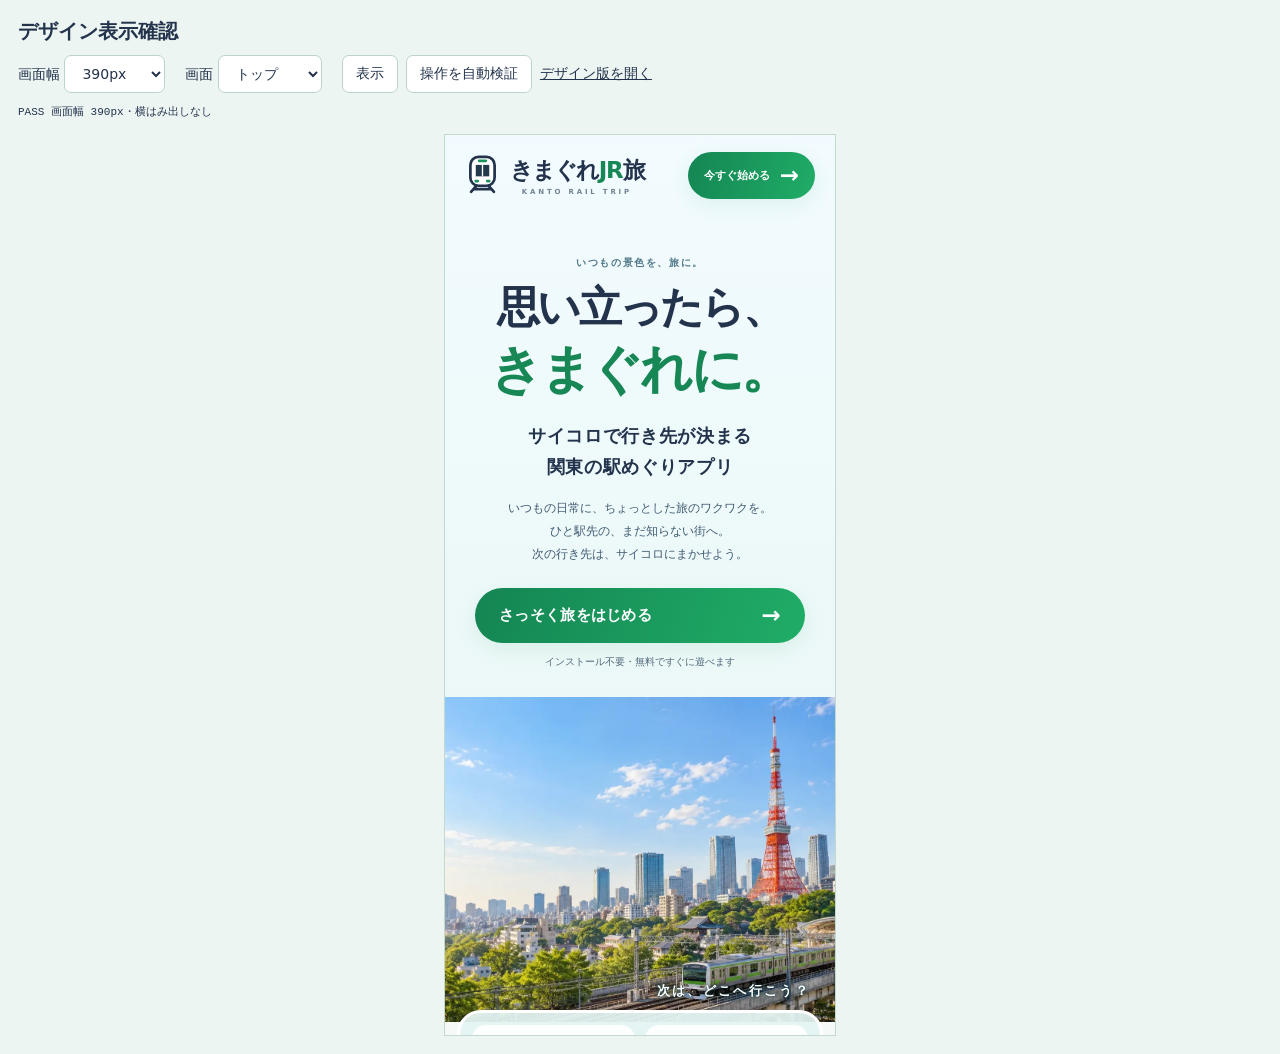
<file: jr-east/design-reference-check.html>
<!doctype html>
<html lang="ja">
<meta charset="utf-8">
<meta name="viewport" content="width=device-width,initial-scale=1">
<title>きまぐれJR旅 デザイン表示確認</title>
<style>
body{margin:18px;font:14px system-ui,sans-serif;background:#edf5f2;color:#23334c}
h1{font-size:20px;margin:0 0 10px}button,select{font:inherit;padding:9px 13px;border:1px solid #bcd4c7;border-radius:7px;background:white;color:inherit}
label{margin-right:12px}button{cursor:pointer}pre{white-space:pre-wrap;font-size:11px;max-height:170px;overflow:auto}
iframe{display:block;width:390px;height:900px;max-width:100%;background:white;border:1px solid #c3d9d0;margin:15px auto}
.controls{display:flex;align-items:center;gap:8px;flex-wrap:wrap}a{color:inherit}
</style>
<h1>デザイン表示確認</h1>
<div class="controls">
<label>画面幅 <select id="width"><option value="390">390px</option><option value="1000">1000px</option></select></label>
<label>画面 <select id="view"><option value="home">トップ</option><option value="setup">旅の設定</option><option value="game">ゲーム</option></select></label>
<button id="render">表示</button><button id="suite">操作を自動検証</button><a href="design-reference.html">デザイン版を開く</a>
</div>
<pre id="result" role="status">読み込み中…</pre>
<iframe id="preview" title="デザイン確認"></iframe>
<script>
const frame=document.getElementById('preview'),result=document.getElementById('result');
let assets;
async function boot(suite=false){
 result.textContent='読み込み中…';
 try{
  assets ||= await Promise.all(['design-reference.html','network-data.js','design-engine.js','design-reference.js'].map(async p=>{
   const r=await fetch(p,{cache:'no-cache'});if(!r.ok)throw Error(p+' '+r.status);return r.text();
  }));
  const [html,data,engine,adapter]=assets;
  frame.style.width=document.getElementById('width').value+'px';
  const initialView=document.getElementById('view').value;
  const setup=`
const previewMemory=new Map();
Object.defineProperty(window,'localStorage',{value:{
 getItem:k=>{if(k!=='kimagureJRDesignReferenceV03')throw Error('本番保存の読み取り');return previewMemory.get(k)||null},
 setItem:(k,v)=>{if(k!=='kimagureJRDesignReferenceV03')throw Error('本番保存への書き込み');previewMemory.set(k,String(v))},
 removeItem:k=>{if(k!=='kimagureJRDesignReferenceV03')throw Error('本番保存の削除');previewMemory.delete(k)}
}});
`;
  const checks=`
(async()=>{
 const log=[],check=(value,label)=>{if(!value)throw Error(label);log.push('PASS '+label)};
 const send=()=>parent.postMessage({type:'jr-design-check',text:log.join('\\n')},new URL(document.baseURI).origin);
 const until=async test=>{const end=Date.now()+5000;while(!test()){if(Date.now()>end)throw Error('操作タイムアウト');await new Promise(r=>setTimeout(r,50))}};
 try{
  await document.fonts.ready;
  if(${suite}){
   check(ALL_STATIONS.length===539,'PDF掲載539駅');
   $('newGameBtn').click();check(!$('setupView').classList.contains('hidden'),'トップ→旅の設定');
   $('drawStartBtn').click();$('cancelSetupBtn').click();newGame();
   await new Promise(r=>setTimeout(r,850));
   check($('startSlot').textContent==='？'&&!$('drawStartBtn').disabled&&$('drawGoalBtn').disabled,'抽選途中で戻っても次の旅に古い結果を出さない');
   $('drawStartBtn').click();await until(()=>$('drawGoalBtn').disabled===false);
   check($('startSlot').textContent!=='？'&&$('startLines').children.length>0,'出発駅の抽選と路線');
   $('drawGoalBtn').click();await until(()=>$('confirmSetupBtn').disabled===false);
   check($('goalSlot').textContent!=='？'&&$('goalLines').children.length>0,'ゴール駅の抽選と旅を開始の有効化');
   $('drawStartBtn').click();
   check($('setupRoute').classList.contains('hidden')&&$('drawGoalBtn').disabled&&$('confirmSetupBtn').disabled,'出発駅の再抽選では古い経路を隠して次の操作を止める');
   await until(()=>$('drawGoalBtn').disabled===false);
   $('drawGoalBtn').click();await until(()=>$('confirmSetupBtn').disabled===false);
   $('drawGoalBtn').click();
   check($('setupRoute').classList.contains('hidden')&&$('confirmSetupBtn').disabled,'ゴール駅の再抽選では古い経路を隠す');
   await until(()=>$('confirmSetupBtn').disabled===false);
   newGame();
   check($('stationOptions').options.length===539,'539駅を駅名候補に表示');
   $('manualStartInput').value='存在しない駅';$('manualStartBtn').click();
   check($('manualStartStatus').textContent.includes('候補')&&$('drawGoalBtn').disabled,'候補外の駅を拒否');
   $('manualStartInput').value='横浜';$('manualStartBtn').click();
   check($('startSlot').textContent==='横浜'&&!$('drawGoalBtn').disabled,'出発駅を手動で指定');
   $('manualGoalInput').value='横浜';$('manualGoalBtn').click();
   check($('confirmSetupBtn').disabled&&$('manualGoalStatus').textContent.includes('別の駅'),'同一駅をゴールにできない');
   $('manualGoalInput').value='川崎';$('manualGoalBtn').click();
   check($('goalSlot').textContent==='川崎'&&!$('confirmSetupBtn').disabled&&$('setupRoute').textContent.includes('横浜 → 川崎'),'ゴール駅を手動指定して経路を表示');
   $('manualStartInput').value='東京';$('manualStartBtn').click();
   check($('goalSlot').textContent==='？'&&$('confirmSetupBtn').disabled&&$('setupRoute').classList.contains('hidden'),'出発駅の変更でゴールと経路をリセット');
   $('manualStartInput').value='横浜';$('manualStartBtn').click();
   $('drawGoalBtn').click();await until(()=>$('confirmSetupBtn').disabled===false);
   check($('goalSlot').textContent!=='？','手動出発駅からゴールを抽選');
   $('manualGoalInput').value='川崎';$('manualGoalBtn').click();$('confirmSetupBtn').click();
   check(state.start==='横浜'&&state.goal==='川崎'&&state.phase==='game','指定した経路でV0.3ゲームを開始');
   await until(()=>coreMapReady&&activeRegionId==='yokohama-kawasaki'&&!loadingRegionId);
   check(coreStationElement('横浜').classList.contains('game-current'),'現在地と地域図');
   $('rollBtn').click();await until(()=>state.dice!==null);
   check(state.dice>=1&&state.dice<=6,'サイコロ1〜6');
   check($('rollBtn').disabled,'振り直し防止');
   check(Object.keys(state.reachable).every(s=>shortest('横浜',s).distance===state.dice||(s==='川崎'&&shortest('横浜',s).distance<=state.dice)),'出目と一致する移動候補・ゴール特例');
   document.querySelector('[data-candidate-index]').click();
   check(state.phase==='arrival'&&state.current==='横浜','候補選択→移動前の確認');
   $('changeTargetBtn').click();check(state.phase==='game','移動先の選び直し');
   chooseTarget('川崎');$('arrivedBtn').click();
   check(state.phase==='quests'&&state.current==='川崎','到着→クエスト');
   check(state.quests['川崎'].length===2,'駅ごとのクエスト2件');
   document.querySelector('[data-q]').click();
   check(state.quests['川崎'][0].done,'クエスト達成');
   state=load();show('homeView');$('resumeBtn').click();
   check(state.phase==='quests'&&state.quests['川崎'][0].done,'保存から旅と達成を復元');
   $('nextTurnBtn').click();check(state.finished&&!$('finishView').classList.contains('hidden'),'ゴール到着と旅の完了');
   check(previewMemory.size===1,'本番セーブを読まず、書き換えない');
   await until(()=>$('travelOverlay').classList.contains('hidden'));
  }
  if(${JSON.stringify(initialView)}==='game'){
   setupStart='横浜';setupGoal='東京';confirmSetup();
   await until(()=>coreMapReady&&activeRegionId==='yokohama-kawasaki'&&!loadingRegionId);
   centerCurrent(false);
  }else if(${JSON.stringify(initialView)}==='setup') newGame();
  else show('homeView');
  await new Promise(r=>requestAnimationFrame(()=>requestAnimationFrame(r)));
  check(document.documentElement.scrollWidth<=document.documentElement.clientWidth+1,'画面幅 '+document.documentElement.clientWidth+'px・横はみ出しなし');
  send();
 }catch(e){log.push('FAIL '+e.message);send();}
})();
`;
  const inline=code=>'<script>'+code.replace(/<\/script/gi,'<\\/script')+'<\/script>';
  frame.srcdoc=html.replace('<head>','<head><base href="'+new URL('./',location.href).href+'">')
   .replace('<script src="network-data.js"><\/script>',inline(setup+data))
   .replace('<script src="design-engine.js?v=20260926-manual"><\/script>',inline(engine))
   .replace('<script src="design-reference.js"><\/script>',inline(adapter+checks));
 }catch(e){result.textContent='FAIL '+e.message;}
}
window.addEventListener('message',e=>{
 if(e.source===frame.contentWindow&&e.origin===location.origin&&e.data?.type==='jr-design-check')result.textContent=e.data.text;
});
document.getElementById('render').onclick=()=>boot();
document.getElementById('suite').onclick=()=>boot(true);
boot();
</script>
</html>
</file>
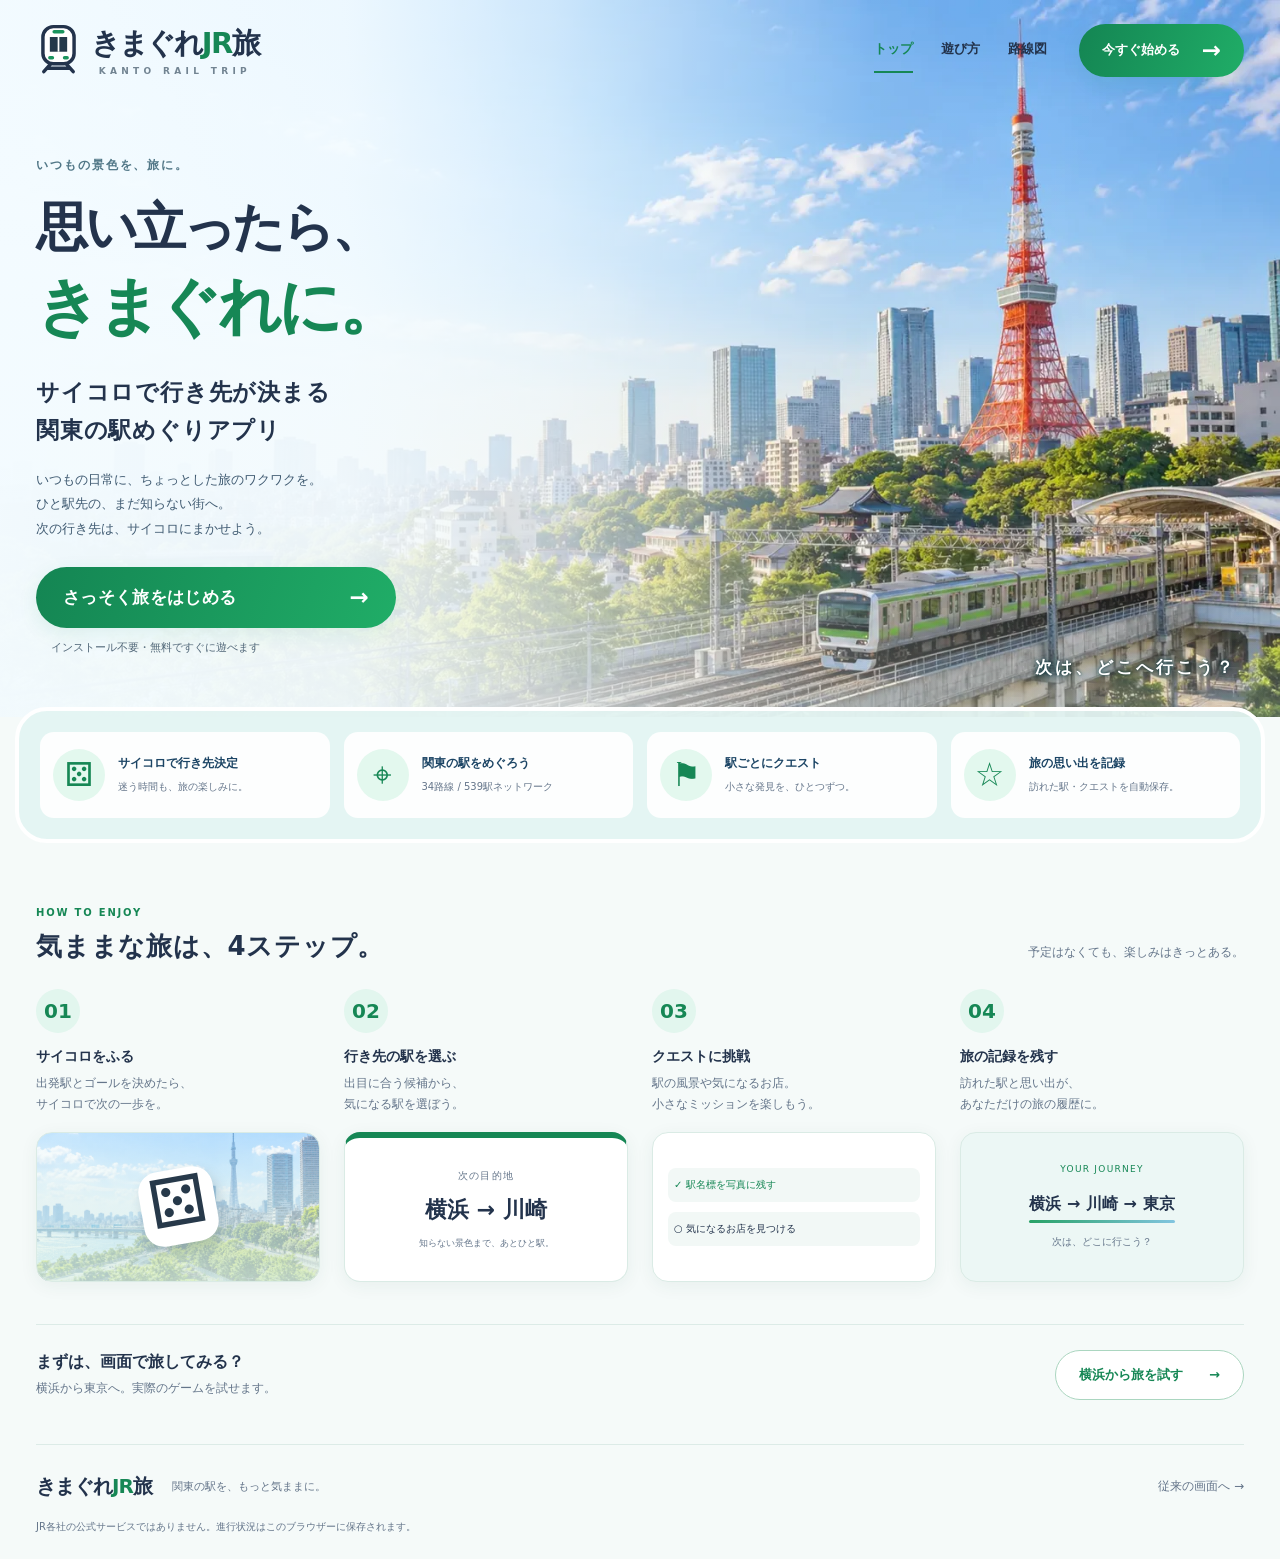
<file: jr-east/design-reference.html>
<!doctype html>
<html lang="ja">
<head>
  <meta charset="utf-8">
  <meta name="viewport" content="width=device-width,initial-scale=1,viewport-fit=cover">
  <meta name="theme-color" content="#eef9fc">
  <title>きまぐれJR旅 — いつもの景色を、旅に。</title>
  <meta name="description" content="サイコロで行き先が決まる、関東の駅めぐり。539駅の路線図と小さなクエストで、いつもの日常を旅に変えよう。">
  <link rel="preload" as="image" href="assets/hero-tokyo-tower.webp">
  <link rel="stylesheet" href="style.css">
  <link rel="stylesheet" href="design-reference.css?v=20260926-manual">
</head>
<body data-view="homeView">
  <header class="reference-nav">
    <a class="reference-brand" href="#homeView" data-home-link aria-label="きまぐれJR旅 トップ">
      <svg class="brand-mark" viewBox="0 0 52 60" aria-hidden="true"><rect x="8" y="3" width="36" height="43" rx="12" fill="white" stroke="currentColor" stroke-width="4"/><path d="M16 15h20v17H16z" fill="#24394b"/><path d="M26 15v17" stroke="white" stroke-width="2"/><path d="M21 9h10M16 39h3m14 0h3" stroke="#1a945e" stroke-width="4" stroke-linecap="round"/><path d="m17 46-8 9m26-9 8 9M14 51h24" fill="none" stroke="currentColor" stroke-width="4" stroke-linecap="round"/></svg>
      <span><strong>きまぐれ<span>JR</span>旅</strong><small>KANTO RAIL TRIP</small></span>
    </a>
    <nav class="reference-links" aria-label="メインメニュー"><a href="#homeView" data-home-link aria-current="page">トップ</a><a href="#howto" data-howto-link>遊び方</a><a href="region-lab.html">路線図</a></nav>
    <button class="nav-cta" data-start>今すぐ始める <span aria-hidden="true">→</span></button>
    <button class="tiny reset-button" id="resetBtn">旅をリセット</button>
  </header>
  <main class="reference-main">
    <section id="homeView">
      <div class="reference-hero">
        <div class="hero-copy">
          <span class="hero-kicker">いつもの景色を、旅に。</span>
          <h1>思い立ったら、<br><em>きまぐれに。</em></h1>
          <h2>サイコロで行き先が決まる<br>関東の駅めぐりアプリ</h2>
          <p>いつもの日常に、ちょっとした旅のワクワクを。<br>ひと駅先の、まだ知らない街へ。<br>次の行き先は、サイコロにまかせよう。</p>
          <button class="hero-cta" id="newGameBtn">さっそく旅をはじめる <span aria-hidden="true">→</span></button>
          <button class="resume-link hidden" id="resumeBtn">途中の旅を再開する →</button>
          <span class="hero-note">インストール不要・無料ですぐに遊べます</span>
        </div>
        <div class="hero-stage" aria-hidden="true">
          <span class="hero-scene-caption">次は、どこへ行こう？</span>
        </div>
      </div>
      <section class="benefit-strip" aria-label="旅の楽しみ方">
        <article><span class="benefit-icon" aria-hidden="true">⚄</span><div><b>サイコロで行き先決定</b><small>迷う時間も、旅の楽しみに。</small></div></article>
        <article><span class="benefit-icon" aria-hidden="true">⌖</span><div><b>関東の駅をめぐろう</b><small id="networkStat">539駅のネットワーク</small></div></article>
        <article><span class="benefit-icon" aria-hidden="true">⚑</span><div><b>駅ごとにクエスト</b><small>小さな発見を、ひとつずつ。</small></div></article>
        <article><span class="benefit-icon" aria-hidden="true">☆</span><div><b>旅の思い出を記録</b><small>訪れた駅・クエストを自動保存。</small></div></article>
      </section>
      <section class="howto-section" id="howto" aria-labelledby="howtoTitle">
        <div class="section-heading"><div><span class="eyebrow">HOW TO ENJOY</span><h2 id="howtoTitle">気ままな旅は、4ステップ。</h2></div><p>予定はなくても、楽しみはきっとある。</p></div>
        <div class="step-grid">
          <article class="step-card"><span class="step-number">01</span><h3>サイコロをふる</h3><p>出発駅とゴールを決めたら、<br>サイコロで次の一歩を。</p><div class="step-art dice-art" aria-hidden="true"><span>⚄</span></div></article>
          <article class="step-card"><span class="step-number">02</span><h3>行き先の駅を選ぶ</h3><p>出目に合う候補から、<br>気になる駅を選ぼう。</p><div class="step-art ticket-art" aria-hidden="true"><small>次の目的地</small><strong>横浜 → 川崎</strong><span>知らない景色まで、あとひと駅。</span></div></article>
          <article class="step-card"><span class="step-number">03</span><h3>クエストに挑戦</h3><p>駅の風景や気になるお店。<br>小さなミッションを楽しもう。</p><div class="step-art quest-art" aria-hidden="true"><span>✓ 駅名標を写真に残す</span><span>○ 気になるお店を見つける</span></div></article>
          <article class="step-card"><span class="step-number">04</span><h3>旅の記録を残す</h3><p>訪れた駅と思い出が、<br>あなただけの旅の履歴に。</p><div class="step-art record-art" aria-hidden="true"><span>YOUR JOURNEY</span><strong>横浜 → 川崎 → 東京</strong><small>次は、どこに行こう？</small></div></article>
        </div>
        <div class="try-trip"><p><b>まずは、画面で旅してみる？</b><span>横浜から東京へ。実際のゲームを試せます。</span></p><button id="tryTripBtn">横浜から旅を試す <span aria-hidden="true">→</span></button></div>
      </section>
    </section>
    <section id="setupView" class="hidden" aria-labelledby="setupTitle">
      <div class="setup-landscape">
        <p class="setup-handwritten">サイコロが、<br>いつもの景色を<br><span>旅に変える。</span></p>
        <svg class="setup-trail" viewBox="0 0 600 650" aria-hidden="true">
          <path d="M35 410 C125 345 85 255 180 275 S255 455 345 380 S425 190 570 230" fill="none" stroke="white" stroke-width="3" stroke-dasharray="8 13" stroke-linecap="round"/>
          <circle cx="180" cy="275" r="9" fill="white"/><circle cx="345" cy="380" r="9" fill="white"/><circle cx="570" cy="230" r="9" fill="white"/>
        </svg>
        <span class="setup-photo-caption">次は、どこへ行こう？</span>
      </div>
      <div class="setup-content">
        <div class="setup-inner">
          <div class="setup-progress" aria-label="旅の設定は3ステップ">
            <div class="timeline" aria-hidden="true"><span class="step on"></span><span class="step"></span><span class="step"></span></div>
            <div class="setup-progress-labels"><span>出発駅</span><span>ゴール駅</span><span>旅を開始</span></div>
          </div>
          <div class="section-title">
            <span class="setup-kicker">WHERE TO NEXT?</span>
            <h1 id="setupTitle">旅の行き先を決める</h1>
            <p>駅名から指定するか、サイコロにおまかせ。<br>出発駅とゴール駅を決めて旅に出よう。</p>
          </div>
          <div class="setup-stations">
            <div class="slot setup-start">
              <div class="slot-label"><span class="setup-pin" aria-hidden="true">⌾</span> START</div>
              <p class="setup-slot-caption">出発駅</p>
              <div class="slot-value" id="startSlot" aria-live="polite">？</div>
              <div class="chips" id="startLines"></div>
              <button class="btn orange" id="drawStartBtn">⚄ <span>出発駅を抽選</span></button>
              <div class="station-picker">
                <label for="manualStartInput">または駅名で指定</label>
                <div class="station-picker-row"><input id="manualStartInput" type="search" list="stationOptions" placeholder="例：横浜" autocomplete="off"><button type="button" id="manualStartBtn">決定</button></div>
                <small id="manualStartStatus" role="status" aria-live="polite"></small>
              </div>
            </div>
            <span class="setup-direction" aria-hidden="true">→</span>
            <div class="slot setup-goal">
              <div class="slot-label"><span class="setup-pin" aria-hidden="true">⌖</span> GOAL</div>
              <p class="setup-slot-caption">ゴール駅</p>
              <div class="slot-value" id="goalSlot" aria-live="polite">？</div>
              <div class="chips" id="goalLines"></div>
              <button class="btn orange" id="drawGoalBtn" disabled>⚄ <span>ゴール駅を抽選</span></button>
              <div class="station-picker">
                <label for="manualGoalInput">または駅名で指定</label>
                <div class="station-picker-row"><input id="manualGoalInput" type="search" list="stationOptions" placeholder="出発駅を先に決定" autocomplete="off" disabled><button type="button" id="manualGoalBtn" disabled>決定</button></div>
                <small id="manualGoalStatus" role="status" aria-live="polite"></small>
              </div>
            </div>
          </div>
          <datalist id="stationOptions"></datalist>
          <div class="message hidden" id="setupRoute" role="status"></div>
          <div class="setup-actions">
            <button class="btn" id="confirmSetupBtn" disabled>この旅を開始 <span aria-hidden="true">→</span></button>
            <button class="btn ghost" id="cancelSetupBtn">ホームへ戻る</button>
          </div>
          <p class="setup-note">539駅から選べます。抽選と駅名指定は途中で切り替えられます。</p>
        </div>
      </div>
    </section>

    <section id="gameView" class="hidden">
      <div class="game-title"><div><span class="eyebrow">TODAY’S KIMAGURE TRIP</span><h1>今日のきまぐれ旅</h1></div><button class="home-button" data-home-link>⌂ ホーム</button></div>
      <div class="panel compact-panel">
        <div class="section-title">
          <h2>旅のきっぷ</h2>
          <p id="turnText">TURN 1</p>
        </div>
        <div class="timeline"><span class="step on"></span><span class="step on"></span><span class="step"></span></div>

        <div class="stats">
          <div class="stat"><b id="currentStat">-</b><span>現在駅</span></div>
          <div class="stat"><b id="remainStat">-</b><span>最短残り駅数</span></div>
          <div class="stat"><b id="goalStat">-</b><span>ゴール</span></div>
        </div>
        <div class="chips center" id="currentLines"></div>
        <div class="message recommendation" id="recommendation"></div>
        <div class="route-compass" id="routeCompass" aria-label="ゴールへの最短ルート"></div>
      </div>

      <div class="panel dice-panel" id="dicePanel">
        <div class="section-title">
          <h2>次は、どの駅へ？</h2>
          <p id="diceStateText">振って移動可能駅を表示</p>
        </div>
        <div class="dicebox">
          <div class="dice" id="dice" aria-live="polite">⚄</div>
          <button class="btn orange roll-btn" id="rollBtn">サイコロを振る</button>
        </div>
        <div id="reachableSummary" class="message hidden"></div>
        <div id="candidatePanel" class="candidate-panel hidden">
          <div class="candidate-heading">
            <div>
              <b>移動先を選ぶ</b>
              <span>ゴールに近い順</span>
            </div>
            <span class="candidate-count" id="candidateCount"></span>
          </div>
          <div class="candidate-list" id="candidateList"></div>
        </div>
      </div>

      <div class="panel network-panel">
        <div class="section-title">
          <div>
            <h2>旅のマップ</h2>
            <p id="boardHint">地域図を読み込み中...</p>
          </div>
          <div class="board-tools">
            <button class="mini-btn" id="fitBtn" aria-pressed="false">全体</button>
            <button class="mini-btn" id="centerBtn" aria-pressed="true">現在地</button>
          </div>
        </div>

        <div class="map-mode-tabs" role="group" aria-label="路線図表示">
          <button class="map-mode-btn" id="overviewMapBtn" aria-pressed="false">関東</button>
          <button class="map-mode-btn active" id="coreMapBtn" aria-pressed="true">東京コア</button>
          <button class="map-mode-btn" id="fullMapBtn" aria-pressed="false">全駅</button>
        </div>

        <div class="regional-controls">
          <label for="regionSelect">地域</label><select id="regionSelect"><option value="auto">現在地の地域</option></select>
          <button id="zoomOutBtn" aria-label="地図を縮小">−</button><output id="zoomStatus">100%</output><button id="zoomInBtn" aria-label="地図を拡大">＋</button>
        </div>
        <div class="legend">
          <span><i class="legend-node current"></i>現在地</span>
          <span><i class="legend-node goal"></i>ゴール</span>
          <span><i class="legend-node reachable"></i>移動可能</span>
          <span><i class="legend-node transfer"></i>乗換駅</span>
          <span><i class="legend-line"></i>おすすめ経路</span>
        </div>

        <div class="map-coverage-hint hidden" id="mapCoverageHint"></div><p class="notice" id="stationNote"></p>

        <div class="overview-map hidden" id="overviewMapWrap">
          <svg id="overviewSvg" viewBox="0 0 1000 700" role="img" aria-label="JR東日本関東近郊広域ゲームマップ"></svg>
          <div class="overview-caption" id="overviewCaption"></div>
        </div>

        <div class="network-scroll core-map-scroll" id="coreMapScroll">
          <div class="core-map-mount" id="coreMapMount" aria-label="東京コアゲーム用路線図">路線図を読み込んでいます...</div>
        </div>

        <div class="network-scroll hidden" id="networkScroll">
          <svg id="networkSvg" viewBox="0 0 1840 820" role="img" aria-label="JR東日本関東近郊簡易ネットワーク図"></svg>
        </div>

        <details class="map-explanation"><summary>路線図の見方</summary><p class="notice board-note">「関東」は現在地とゴールの位置関係を見る概要図、「地域」は現在地周辺の詳細図、「全駅」は全路線の接続を確認する補助表示です。<br><small>駅一覧はJR東日本の2023年3月版PDFを基準に収録。地図は独自の模式図です。営業日・停車列車は実際の案内をご確認ください。</small></p></details>
      </div>

      <div class="panel hidden" id="arrivalPanel">
        <div class="section-title">
          <h2>移動先</h2>
          <p id="arrivalLineText"></p>
        </div>
        <div class="arrival-card">
          <div class="arrival-big" id="arrivalStation">-</div>
          <div class="chips" id="arrivalCodes"></div>
          <div class="route-guide" id="arrivalRoute"></div>
        </div>
        <div class="grid2">
          <a class="btn secondary" id="mapLink" target="_blank" rel="noopener">地図で駅を見る</a>
          <button class="btn" id="arrivedBtn">到着した</button>
        </div>
        <button class="btn ghost gap-top" id="changeTargetBtn">移動先を選び直す</button>
      </div>

      <div class="panel hidden" id="questPanel">
        <div class="section-title"><h2 id="questTitle">駅クエスト</h2><p>任意 / 2件</p></div>
        <div id="questList"></div>
        <button class="btn" id="nextTurnBtn">次のサイコロへ</button>
      </div>

      <div class="panel history-panel">
        <div class="section-title"><h2>旅の履歴</h2><p>自動保存</p></div>
        <div class="history" id="history"></div>
      </div>
    </section>

    <section id="finishView" class="hidden">
      <div class="panel success">
        <div class="timeline"><span class="step on"></span><span class="step on"></span><span class="step on"></span></div>
        <div class="goal-celebration" aria-hidden="true"><span>●</span><span>▲</span><span>★</span><span>●</span><span>■</span></div>
        <div class="big">🎉</div>
        <h2>ゴール到着！</h2>
        <p id="finishText"></p>
        <button class="btn orange" id="restartBtn">もう一度遊ぶ</button>
        <button class="btn secondary gap-top" id="backHomeBtn">ホームへ戻る</button>
      </div>
    </section>

  </main>
  <footer class="reference-footer"><b>きまぐれ<span>JR</span>旅</b><span>関東の駅を、もっと気ままに。</span><a href="index.html">従来の画面へ →</a><small>JR各社の公式サービスではありません。進行状況はこのブラウザーに保存されます。</small></footer>
  <div class="travel-overlay hidden" id="travelOverlay" aria-live="polite">
    <div class="travel-card">
      <div class="train-track"><span class="travel-train">🚃</span></div>
      <b id="travelTitle">移動中...</b>
      <span id="travelRoute"></span>
    </div>
  </div>
  <div class="toast" id="toast"></div>
  <script src="network-data.js"></script>
  <script src="design-engine.js?v=20260926-manual"></script>
  <script src="design-reference.js"></script>
</body>
</html>
</file>
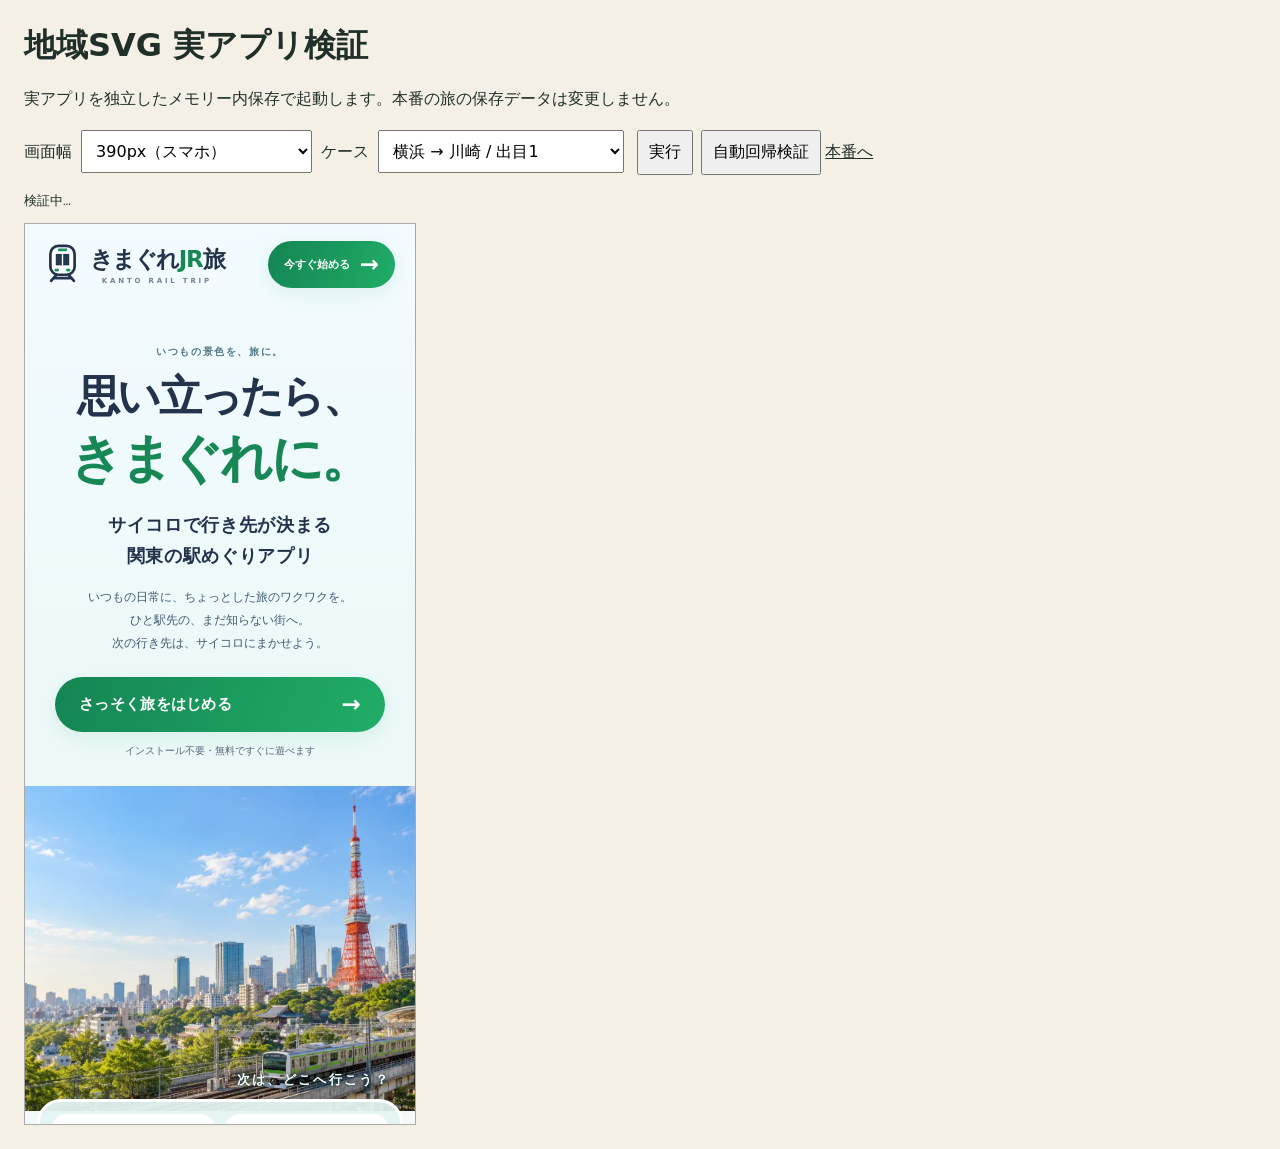
<file: jr-east/region-check.html>
<!doctype html>
<html lang="ja"><meta charset="utf-8"><meta name="viewport" content="width=device-width,initial-scale=1">
<title>JR地域SVG 実アプリ検証</title>
<style>body{font-family:system-ui,sans-serif;margin:24px;background:#f4f0e6;color:#203028}button,select{font:inherit;padding:10px;margin:4px}iframe{display:block;border:1px solid #aaa;background:white;height:900px;max-width:100%}pre{white-space:pre-wrap}a{color:inherit}</style>
<h1>地域SVG 実アプリ検証</h1><p>実アプリを独立したメモリー内保存で起動します。本番の旅の保存データは変更しません。</p>
<label>画面幅 <select id="width"><option value="390">390px（スマホ）</option><option value="1000">1000px（デスクトップ）</option></select></label>
<label>ケース <select id="fixture"><option value="local">横浜 → 川崎 / 出目1</option><option value="north">武蔵小杉 → 新横浜 / 出目2</option><option value="boundary">戸塚 → 大船 / 出目1</option><option value="outside">横浜 → 東京 / 地域外ゴール</option><option value="legacy">V0.2保存移行 / 横浜 → 川崎</option></select></label>
<button id="run">実行</button><button id="suite">自動回帰検証</button><a href="./">本番へ</a>
<pre id="result" role="status">準備中</pre><iframe id="app" title="390px 実アプリ" style="width:390px"></iframe>
<script>
const frame=document.querySelector('#app'),result=document.querySelector('#result');
let assets;
async function boot(suite=false){
 result.textContent='検証中…';
 try{
  assets ||= await Promise.all(['index.html','style.css','network-data.js','app.js'].map(async p=>{const r=await fetch(p,{cache:'no-cache'});if(!r.ok)throw Error(p);return r.text()}));
  const [html,css,data,app]=assets;
  const fixture=document.querySelector('#fixture').value;
  frame.style.width=document.querySelector('#width').value+'px';frame.title=document.querySelector('#width').value+'px 実アプリ';
  const setup=`const memory=new Map();Object.defineProperty(window,'localStorage',{value:{getItem:k=>memory.get(k)||null,setItem:(k,v)=>memory.set(k,String(v)),removeItem:k=>memory.delete(k)}});`;
  const checks=`
(async()=>{
 const log=[];const check=(condition,label)=>{if(!condition)throw Error(label);log.push('PASS '+label)};
 try{
  await initCoreMap();
  const fixture=${JSON.stringify(fixture)};
  setupStart=fixture==='north'?'武蔵小杉':fixture==='boundary'?'戸塚':'横浜';
  setupGoal=fixture==='north'?'新横浜':fixture==='boundary'?'大船':fixture==='outside'?'東京':'川崎';
  confirmSetup();
  await loadRegionMap('yokohama-kawasaki');
  check(coreMapReady&&coreMapStations.size>=59,'横浜・川崎の全駅ロード');
  if(fixture==='legacy'){
   localStorage.removeItem(KEY);localStorage.setItem(LEGACY_KEYS[0],JSON.stringify({...state,version:'0.2'}));
   state=load();check(state.version==='0.3'&&state.current==='横浜','V0.2 → V0.3 保存移行');
  }
  state.dice=fixture==='north'?2:1;state.reachable=Object.fromEntries(reachableExactly(state.current,state.dice));
  const route=shortest(state.current,state.goal);if(route.distance<=state.dice)state.reachable[state.goal]=route;
  renderGame();if(fixture!=='outside')setMapMode('core',true);centerCurrent(false);
  check(coreStationElement(state.current).classList.contains('game-current'),'現在地の強調');
  if(fixture!=='outside')check(coreStationElement(state.goal).classList.contains('game-goal'),'ゴールの強調');
  check(document.querySelectorAll('#coreMapMount .game-reachable').length>0,'候補駅の強調');
  if(fixture==='outside')check(mapMode==='core'&&!$('coreMapScroll').classList.contains('hidden'),'地域外ゴールでも地域図を維持');
  if(${suite}){
   check(ALL_STATIONS.length===539,'PDF対象539駅');
   const seen=new Set();
   mapPinnedRegion='test';
   for(const [id,region] of Object.entries(REGIONS)){
    const ok=await loadRegionMap(id,{autoMode:false});check(ok,id+' SVG読込');
    coreMapStations.forEach(st=>seen.add(st));
   }
   check(ALL_STATIONS.every(st=>seen.has(st)),'18地域SVGで全539駅を表示');
   await loadRegionMap('yokohama-kawasaki');mapPinnedRegion=null;
   for(const station of ['川崎' ,'横浜','武蔵小杉','新横浜']){
    state.current=station;state.goal=station==='横浜'?'川崎':'横浜';state.dice=1;state.phase='game';state.reachable=Object.fromEntries(reachableExactly(station,1));
    renderGame();check(coreStationElement(station).classList.contains('game-current'),station+' 現在地');
   }
   state.current='横浜';state.goal='川崎';state.phase='game';state.dice=1;state.reachable=Object.fromEntries(reachableExactly('横浜',1));renderGame();
   check(document.querySelectorAll('#game-route-overlay path').length===1,'経路強調は描画済み線路を使用');
   const target=coreStationElement('川崎');check(target.getAttribute('role')==='button','候補駅の操作属性');
   target.dispatchEvent(new KeyboardEvent('keydown',{key:'Enter',bubbles:true}));check(state.target==='川崎'&&state.phase==='arrival','駅Enter選択');
   arrive();check(state.current==='川崎'&&state.quests['川崎'].length===2,'到着・クエスト2件');
   nextTurn();check(state.finished,'ゴール到着完了');
   for(const version of ['0.1','0.2']){
    memory.clear();localStorage.setItem(version==='0.1'?LEGACY_KEYS[1]:LEGACY_KEYS[0],JSON.stringify({...fresh(),version,current:'横浜',goal:'川崎',phase:'game'}));
    const migrated=load();check(migrated.version==='0.3'&&migrated.current==='横浜',version+' 保存移行');
   }
   state={...fresh(),current:'横浜',goal:'川崎',start:'横浜',phase:'game'};renderGame();show('gameView');setMapMode('core');
  }
  parent.postMessage({type:'jr-region-check',text:log.join('\\n')},new URL(document.baseURI).origin);
 }catch(e){parent.postMessage({type:'jr-region-check',text:log.join('\\n')+'\\nFAIL '+e.message},location.origin)}
})();`;
  const inline=code=>'<script>'+code.replace(/<\/script/gi,'<\\/script')+'<\/script>';
  frame.srcdoc=html.replace('<head>','<head><base href="'+new URL('./',location.href).href+'">')
   .replace(/<link[^>]+href="style.css"[^>]*>/,'<style>'+css+'</style>')
   .replace('<script src="network-data.js"><\/script>',inline(setup+data))
   .replace('<script src="app.js"><\/script>',inline(app+checks));
 }catch(e){result.textContent='FAIL '+e.message}
}
window.addEventListener('message',e=>{if(e.source===frame.contentWindow&&e.origin===location.origin&&e.data?.type==='jr-region-check')result.textContent=e.data.text});
document.querySelector('#run').onclick=()=>boot();document.querySelector('#suite').onclick=()=>boot(true);boot();
</script></html>
</file>
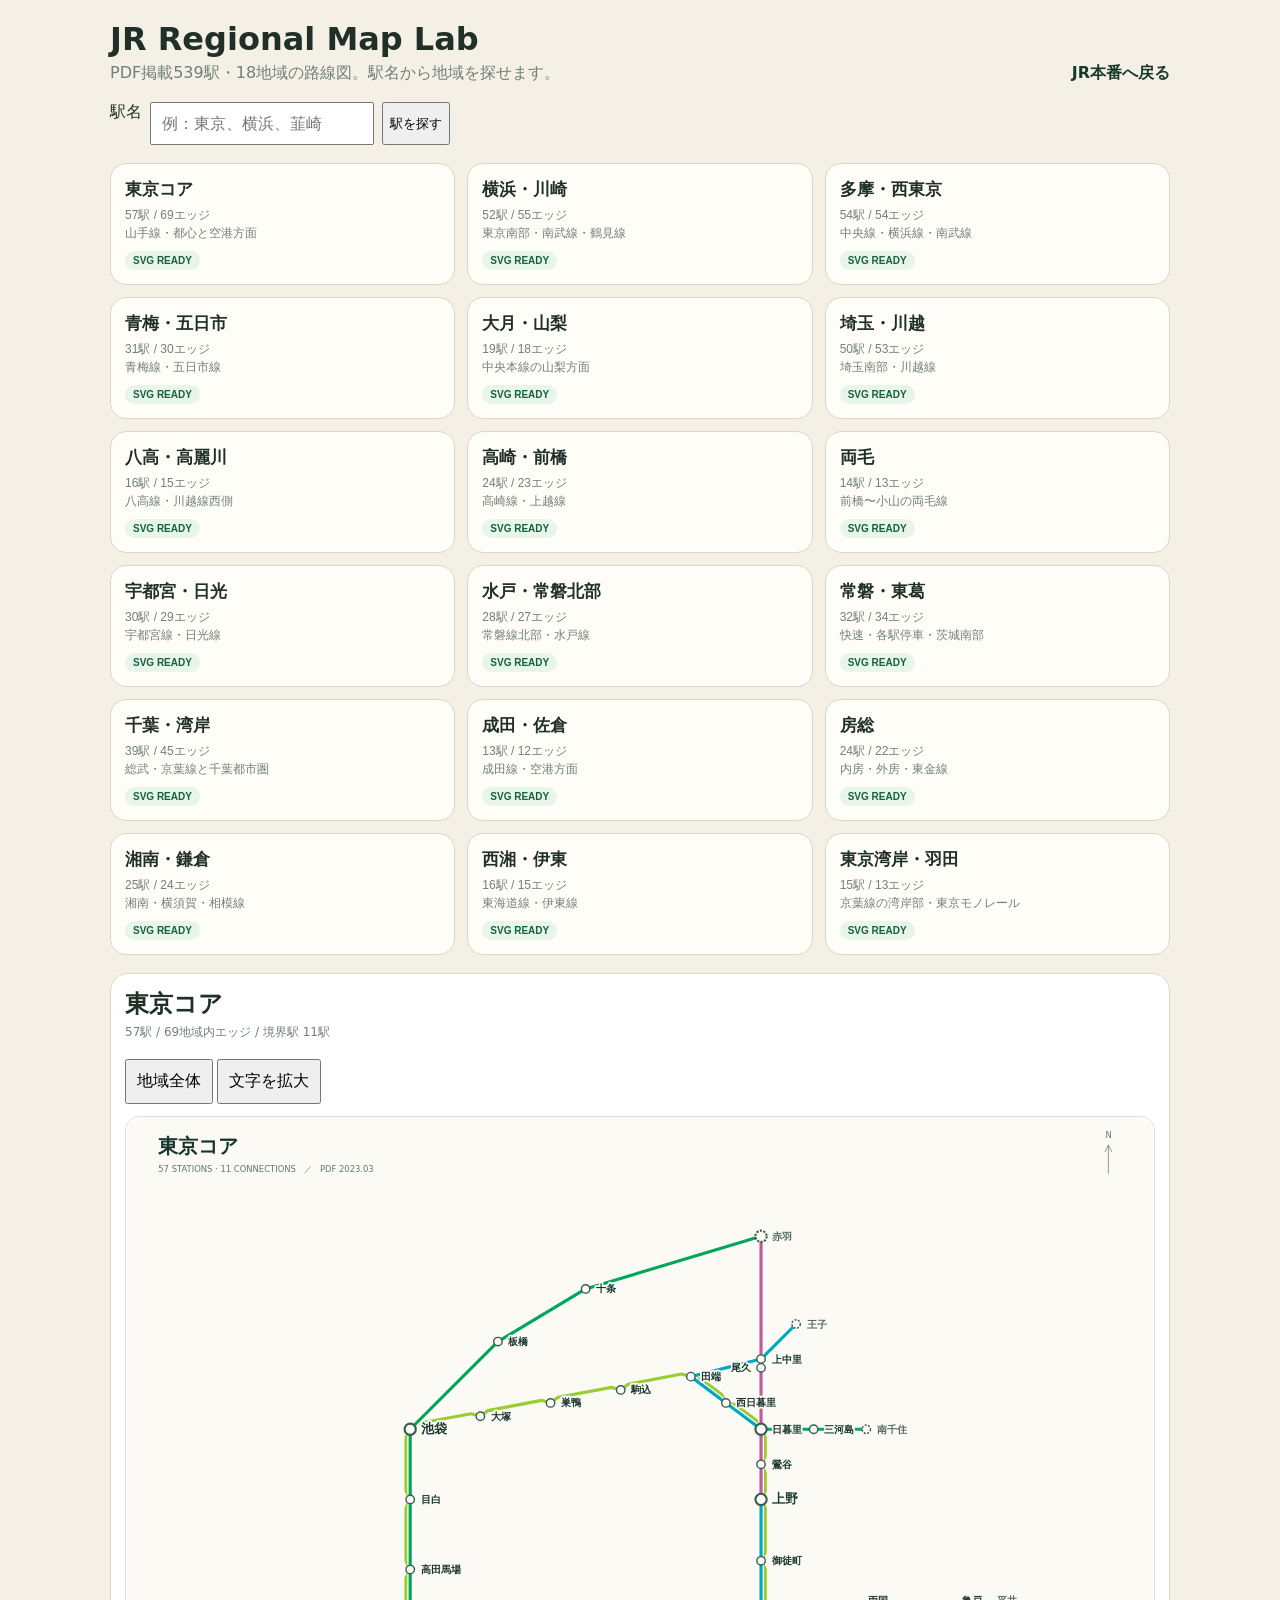
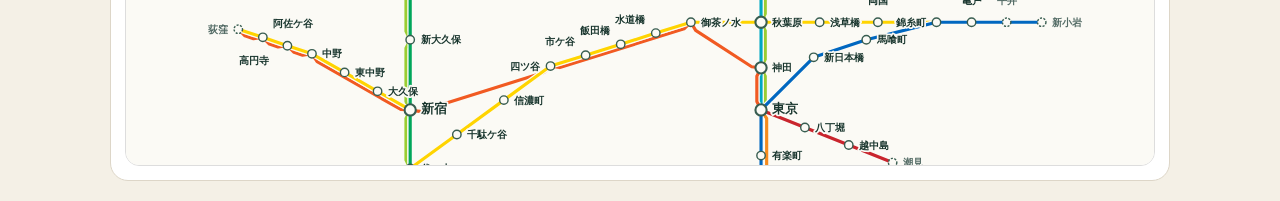
<file: jr-east/region-lab.html>
<!doctype html>
<html lang="ja">
<head>
<meta charset="utf-8">
<meta name="viewport" content="width=device-width,initial-scale=1">
<title>JR Regional Map Lab</title>
<style>
:root{--bg:#f4f0e6;--panel:#fffdf8;--ink:#203028;--muted:#718078;--green:#173a2a;--border:#ddd6c8}
*{box-sizing:border-box}body{margin:0;font-family:system-ui,-apple-system,"Segoe UI","Yu Gothic",sans-serif;background:var(--bg);color:var(--ink)}
main{max-width:1100px;margin:auto;padding:20px}.head{display:flex;justify-content:space-between;gap:16px;align-items:end}.head h1{margin:0}.head p{margin:5px 0 0;color:var(--muted)}
.grid{display:grid;grid-template-columns:repeat(3,1fr);gap:12px;margin-top:18px}.card{background:var(--panel);border:1px solid var(--border);border-radius:16px;padding:14px;text-align:left}
.card button{width:100%;border:0;background:transparent;text-align:left;color:inherit;padding:0;cursor:pointer}.name{font-size:17px;font-weight:900}.meta{font-size:12px;color:var(--muted);margin-top:5px;line-height:1.5}
.status{display:inline-block;margin-top:9px;border-radius:99px;padding:4px 8px;font-size:10px;font-weight:900}.ready{background:#e7f5eb;color:#176139}.todo{background:#eeeae2;color:#756d62}
.viewer{margin-top:18px;background:#fff;border:1px solid var(--border);border-radius:18px;padding:14px}.viewer h2{margin:0 0 4px}.viewer-info{font-size:12px;color:var(--muted);margin-bottom:12px}.map-frame{height:650px;min-height:360px;display:grid;place-items:center;border:1px solid #ddd;border-radius:14px;overflow:auto;background:#fffdf8}.map-frame svg{display:block;max-width:100%;height:auto;align-self:start}.map-frame:has(svg){display:block}.map-frame .preview-focus{fill:#173a2a!important;stroke:#eab223!important;stroke-width:5!important}.viewer button{padding:10px;margin:6px 4px 12px 0;font:inherit}.empty{padding:50px;color:var(--muted);text-align:center}
.back{color:var(--green);font-weight:800;text-decoration:none}
@media(max-width:800px){.grid{grid-template-columns:1fr 1fr}}@media(max-width:520px){.grid{grid-template-columns:1fr}.head{align-items:flex-start;flex-direction:column}}
</style>
</head>
<body>
<main>
<div class="head">
  <div><h1>JR Regional Map Lab</h1><p>PDF掲載539駅・18地域の路線図。駅名から地域を探せます。</p></div>
  <a class="back" href="./">JR本番へ戻る</a>
</div>
<div style="margin-top:18px;display:flex;gap:8px;flex-wrap:wrap"><label for="stationSearch">駅名</label><input id="stationSearch" list="stationList" placeholder="例：東京、横浜、韮崎" style="font:inherit;padding:10px"><datalist id="stationList"></datalist><button id="searchBtn">駅を探す</button><span id="searchStatus" role="status"></span></div>
<div class="grid" id="grid"></div>
<section class="viewer">
  <h2 id="viewerTitle">地域を選択</h2>
  <div class="viewer-info" id="viewerInfo">カードを選ぶとマニフェストとSVGを確認できます。</div>
  <button id="fitMap">地域全体</button><button id="detailMap">文字を拡大</button><div class="map-frame" id="mapFrame"><div class="empty">No region selected</div></div>
</section>
</main>
<script src="network-data.js"></script>
<script>
const D=window.JR_KANTO_DATA;
const grid=document.getElementById("grid");
const title=document.getElementById("viewerTitle");
const info=document.getElementById("viewerInfo");
const frame=document.getElementById("mapFrame");
let chosenStation=null,selectionRequest=0;
const allStations=[...new Set(Object.values(D.services).flatMap(s=>s.paths.flat()))].sort((a,b)=>a.localeCompare(b,'ja'));
document.getElementById('stationList').innerHTML=allStations.map(s=>'<option value="'+s+'">').join('');
function detail(){const svg=frame.querySelector('svg');if(!svg)return;svg.style.maxWidth='none';svg.style.width=svg.viewBox.baseVal.width+'px';svg.style.height=svg.viewBox.baseVal.height+'px';}
function focusStation(station){detail();const svg=frame.querySelector('svg');if(!svg)return;const el=[...svg.querySelectorAll('[data-station]')].find(e=>e.getAttribute('data-station')===station);if(!el)return;svg.querySelectorAll('.preview-focus').forEach(e=>e.classList.remove('preview-focus'));el.classList.add('preview-focus');frame.scrollTo({left:+el.getAttribute('cx')-frame.clientWidth/2,top:+el.getAttribute('cy')-frame.clientHeight/2});}
document.getElementById('fitMap').onclick=()=>{const svg=frame.querySelector('svg');if(!svg)return;svg.style.maxWidth='100%';svg.style.width='100%';svg.style.height='auto';frame.scrollTo({left:0,top:0});};
document.getElementById('detailMap').onclick=()=>chosenStation?focusStation(chosenStation):detail();
const manifests=new Map();
document.getElementById('searchBtn').onclick=async()=>{const station=document.getElementById('stationSearch').value.trim();const status=document.getElementById('searchStatus');if(!allStations.includes(station)){status.textContent='掲載駅名を選んでください。';return;}chosenStation=station;for(const id of Object.keys(D.regions)){const m=await loadManifest(id);if(m.stations.includes(station)){status.textContent=station+' / '+D.regions[id].name;await selectRegion(id);focusStation(station);document.querySelector('.viewer').scrollIntoView({block:'start'});return;}}};

async function loadManifest(id){
  if(manifests.has(id))return manifests.get(id);
  const r=await fetch("region-manifests/"+id+".json",{cache:"no-cache"});
  if(!r.ok) throw new Error("manifest");
  const m=await r.json();manifests.set(id,m);return m;
}
async function selectRegion(id){
  const region=D.regions[id];const request=++selectionRequest;
  title.textContent=region.name;
  frame.innerHTML='<div class="empty">読み込み中...</div>';
  try{
    const m=await loadManifest(id);
    info.textContent=m.stations.length+"駅 / "+m.edges.length+"地域内エッジ / 境界駅 "+m.boundaryStations.length+"駅";
    if(region.map){
      const r=await fetch(region.map,{cache:"no-cache"});
      if(!r.ok) throw new Error("map");
      const svg=await r.text();if(request!==selectionRequest)return;
      frame.innerHTML=svg;
      frame.querySelectorAll('[data-station]').forEach(el=>{el.style.cursor='pointer';el.onclick=()=>{chosenStation=el.getAttribute('data-station');document.getElementById('stationSearch').value=chosenStation;focusStation(chosenStation);};});
    }else{
      frame.innerHTML='<div class="empty">SVG未実装<br><small>Manifest: region-manifests/'+id+'.json</small></div>';
    }
  }catch(e){
    info.textContent="読み込みに失敗しました。";
    frame.innerHTML='<div class="empty">Load error</div>';
  }
}
async function build(){
  for(const [id,r] of Object.entries(D.regions)){
    let m=null;
    try{m=await loadManifest(id)}catch{}
    const card=document.createElement("div");
    card.className="card";
    card.innerHTML='<button><div class="name">'+r.name+'</div><div class="meta">'+
      (m?m.stations.length+"駅 / "+m.edges.length+"エッジ":"manifest unavailable")+
      '<br>'+r.description+'</div><span class="status '+(r.map?"ready":"todo")+'">'+(r.map?"SVG READY":"SVG TODO")+'</span></button>';
    card.querySelector("button").onclick=async()=>{chosenStation=null;await selectRegion(id);document.querySelector(".viewer").scrollIntoView({block:"start"});};
    grid.appendChild(card);
  }
}
build();
selectRegion("tokyo-core");
</script>
</body>
</html>
</file>
<file: style.css>
:root{
  --bg:#f4f0e6;--panel:#fffdf8;--ink:#203028;--muted:#718078;
  --green:#173a2a;--green2:#245a40;--orange:#f2a900;--border:#ddd6c8;
  --shadow:0 12px 30px rgba(24,47,35,.11);--soft-green:#e9f5ed;
}
*{box-sizing:border-box}
html,body{margin:0;min-height:100%;font-family:system-ui,-apple-system,"Segoe UI","Yu Gothic",sans-serif;color:var(--ink);background:linear-gradient(180deg,#eee8db,#faf7ef 42%,#f4f0e6)}
button,input{font:inherit}
button{cursor:pointer}
.app{max-width:760px;margin:auto;padding:16px 14px 44px}
.topbar,.section-title,.grid2{display:flex;align-items:center;justify-content:space-between;gap:12px}
.brand{display:flex;align-items:center;gap:10px}
.brand h1,.section-title h2{margin:0}
.brand p,.section-title p{margin:2px 0 0;color:var(--muted);font-size:12px}
.logo{width:42px;height:42px;border-radius:13px;display:grid;place-items:center;background:var(--green);color:#fff;font-weight:900;box-shadow:var(--shadow)}
.tiny,.mini-btn{border:1px solid var(--border);background:#fff;color:var(--ink);border-radius:11px;font-weight:700}
.tiny{padding:9px 11px}
.mini-btn{padding:7px 10px;font-size:11px;min-height:38px}
.mini-btn[aria-pressed="true"]{background:var(--green);border-color:var(--green);color:#fff}
.panel{background:rgba(255,253,248,.97);border:1px solid var(--border);border-radius:20px;padding:18px;margin:14px 0;box-shadow:var(--shadow)}
.compact-panel{padding-bottom:14px}
.hero{background:linear-gradient(145deg,var(--green),var(--green2));color:#fff;border:0}
.hero h2{font-size:30px;line-height:1.2;margin:8px 0}
.hero p{line-height:1.7;opacity:.9}
.eyebrow{font-size:11px;letter-spacing:.12em;opacity:.75}
.btn{display:block;width:100%;text-align:center;text-decoration:none;border:0;border-radius:14px;padding:13px 15px;font-weight:800;background:var(--green);color:#fff}
.btn.orange{background:var(--orange);color:#201700}
.btn.secondary{background:#fff;color:var(--green);border:1px solid #b8c9bc}
.btn.ghost{background:transparent;color:var(--muted);border:1px solid var(--border)}
.btn:disabled{opacity:.45;cursor:not-allowed}
.gap-top{margin-top:10px}
.feature-grid{display:grid;grid-template-columns:1fr 1fr;gap:10px;margin-bottom:14px}
.feature{padding:12px;border-radius:14px;background:#f7f3ea;border:1px solid #e5ded1}
.feature b,.feature span{display:block}
.feature span{font-size:11px;color:var(--muted);margin-top:3px}
.timeline{display:flex;gap:8px;margin:14px 0}
.step{height:6px;flex:1;border-radius:99px;background:#ddd7cb}
.step.on{background:var(--green)}
.slot{padding:18px;text-align:center;border:2px dashed #c9c0b0;border-radius:18px;background:#fbf8f0;margin:12px 0}
.slot-label{font-size:11px;color:var(--muted)}
.slot-value{font-size:28px;font-weight:900;margin:8px 0}
.stats{display:grid;grid-template-columns:repeat(3,1fr);gap:8px}
.stat{padding:10px;border-radius:13px;text-align:center;background:#f7f3ea;border:1px solid #e5ded1}
.stat b{display:block;font-size:17px;line-height:1.25}
.stat span{font-size:10px;color:var(--muted)}
.chips{display:flex;gap:6px;justify-content:center;flex-wrap:wrap;margin-top:8px}
.chip{font-size:11px;padding:4px 8px;border-radius:99px;background:#fff;border:1px solid var(--border)}
.line-dot{display:inline-block;width:10px;height:10px;border-radius:50%;margin-right:6px}
.message{background:#f7f4ed;border:1px solid var(--border);border-radius:14px;padding:13px 14px;line-height:1.6;margin:12px 0;font-size:13px}
.recommendation{border-left:4px solid var(--green)}
.route-compass{border-radius:16px;background:#173a2a;color:#fff;padding:13px 14px;margin-top:10px;overflow:hidden}
.route-compass-head{display:flex;justify-content:space-between;align-items:center;gap:8px;font-size:11px;color:#dce8df}
.route-compass-head b{font-size:13px;color:#fff}
.route-stops{display:flex;align-items:center;gap:6px;margin-top:11px;overflow-x:auto;padding:2px 1px 5px;scrollbar-width:thin}
.route-stop{flex:0 0 auto;min-width:68px;max-width:112px;padding:8px 9px;border:1px solid rgba(255,255,255,.25);border-radius:11px;background:rgba(255,255,255,.1);font-size:11px;text-align:center;font-weight:800;white-space:nowrap;overflow:hidden;text-overflow:ellipsis}
.route-stop.current{background:#fff;color:var(--green)}
.route-stop.goal{background:#ffd872;color:#302100;border-color:#ffd872}
.route-arrow{flex:0 0 auto;color:#b7c9bd;font-weight:900}
.route-detail{margin-top:7px;font-size:10px;color:#c9d8ce;white-space:nowrap;overflow:hidden;text-overflow:ellipsis}
.notice{font-size:12px;color:var(--muted);line-height:1.6}
.board-tools{display:flex;gap:6px}
.legend{display:flex;gap:13px;flex-wrap:wrap;font-size:10px;color:var(--muted);margin:8px 0 11px}
.legend span{display:flex;align-items:center;gap:5px}
.legend-node{display:inline-block;width:11px;height:11px;border-radius:50%;border:2px solid #aaa;background:#fff}
.legend-node.current{background:#173a2a;border-color:#173a2a}
.legend-node.goal{background:#fff3cf;border-color:#f2a900}
.legend-node.reachable{background:#e9f8ef;border-color:#2a9d5b}
.legend-node.transfer{background:#fff;border-color:#60736a;box-shadow:0 0 0 2px #fff,0 0 0 3px #60736a}
.legend-line{display:inline-block;width:24px;height:5px;border-radius:5px;background:#253a31}
.network-panel{overflow:hidden}
.network-scroll{width:100%;height:470px;overflow:auto;border:1px solid #ded8cc;border-radius:16px;background:#fffdf8;overscroll-behavior:contain;scrollbar-width:thin;touch-action:pan-x pan-y;-webkit-overflow-scrolling:touch}
.network-scroll svg{display:block;max-width:none;transition:width .25s ease,height .25s ease}
.network-scroll.overview{height:auto;overflow:hidden}
.network-scroll.overview svg{width:100%!important;height:auto!important}
.network-scroll:not(.overview){background-image:radial-gradient(#d8d4ca 1px,transparent 1px);background-size:18px 18px}
.board-note{margin-bottom:0}
.station-node.reachable-node circle{animation:nodePulse .85s infinite alternate}
.station-node.reachable-node .station-hit{cursor:pointer}
.station-node.transfer-node .transfer-ring{filter:drop-shadow(0 1px 2px rgba(22,58,42,.28))}
@keyframes nodePulse{from{filter:drop-shadow(0 0 0 rgba(42,157,91,0))}to{filter:drop-shadow(0 0 5px rgba(42,157,91,.65))}}
.dice-panel{border-top:5px solid var(--orange)}
.dicebox{text-align:center;padding:10px 0}
.dice{width:108px;height:108px;margin:5px auto 14px;border:3px solid #1f2c25;border-radius:25px;background:#fff;display:grid;place-items:center;font-size:58px;box-shadow:0 8px 0 #cfc8bb}
.dice.rolling{animation:shake .12s infinite alternate}
@keyframes shake{from{transform:translate(-2px,-2px) rotate(-2deg)}to{transform:translate(2px,2px) rotate(2deg)}}
.candidate-panel{margin-top:13px;border-top:1px solid var(--border);padding-top:13px}
.candidate-heading{display:flex;align-items:center;justify-content:space-between;gap:10px;margin-bottom:9px}
.candidate-heading>div b,.candidate-heading>div span{display:block}
.candidate-heading>div span{font-size:10px;color:var(--muted);margin-top:2px}
.candidate-count{font-size:11px;font-weight:800;color:var(--green);padding:5px 9px;background:var(--soft-green);border-radius:99px}
.candidate-list{display:grid;grid-template-columns:1fr 1fr;gap:8px;max-height:340px;overflow:auto;padding:1px;overscroll-behavior:contain}
.candidate-card{position:relative;display:flex;align-items:center;gap:9px;width:100%;min-height:66px;text-align:left;border:1px solid #d9d4c9;border-radius:14px;background:#fff;padding:9px 10px;color:var(--ink)}
.candidate-card:hover,.candidate-card:focus-visible{border-color:#2a9d5b;outline:3px solid rgba(42,157,91,.16)}
.candidate-card.best{background:#f0f9f3;border-color:#79ba91}
.candidate-card.goal{background:#fff5d9;border-color:#e7ad14}
.candidate-rank{display:grid;place-items:center;flex:0 0 30px;height:30px;border-radius:9px;background:#edf2ee;color:var(--green);font-size:11px;font-weight:900}
.candidate-card.best .candidate-rank{background:#2a9d5b;color:#fff}
.candidate-card.goal .candidate-rank{background:var(--orange);color:#241900}
.candidate-main{min-width:0;flex:1}
.candidate-name{display:block;font-weight:900;font-size:13px;white-space:nowrap;overflow:hidden;text-overflow:ellipsis}
.candidate-meta{display:block;color:var(--muted);font-size:10px;margin-top:3px;white-space:nowrap;overflow:hidden;text-overflow:ellipsis}
.candidate-lines{display:flex;gap:3px;margin-top:4px}
.candidate-line-dot{width:13px;height:4px;border-radius:99px}
.candidate-go{font-size:18px;color:#43805a}
.arrival-card{padding:18px;text-align:center;background:#f7f3ea;border-radius:16px;margin-bottom:12px}
.arrival-big{font-size:28px;font-weight:900}
.route-guide{margin-top:12px;font-size:12px;line-height:1.6;color:var(--muted);word-break:keep-all}
.grid2{display:grid;grid-template-columns:1fr 1fr}
.quest{display:flex;gap:10px;align-items:flex-start;border:1px solid var(--border);border-radius:15px;padding:13px;margin:10px 0;background:#fff}
.quest-num{min-width:30px;height:30px;border-radius:10px;background:var(--green);color:#fff;display:grid;place-items:center;font-weight:900}
.quest h3{margin:2px 0 4px;font-size:15px}
.quest p{font-size:12px;color:var(--muted);line-height:1.55;margin:0}
.check{margin-left:auto;width:40px;height:40px;border-radius:12px;border:1px solid var(--border);background:#fff}
.check.done{background:#e3f1e8}
.history{max-height:180px;overflow:auto;color:var(--muted);font-size:12px}
.history div{padding:7px 0;border-bottom:1px dashed #ddd6c8}
.hidden{display:none!important}
.success{text-align:center}
.success .big{font-size:52px}
.goal-celebration{display:flex;justify-content:center;gap:22px;height:34px;overflow:hidden;color:var(--orange)}
.goal-celebration span{animation:confetti 1.2s ease-in-out infinite alternate}
.goal-celebration span:nth-child(2n){color:#2a9d5b;animation-delay:.2s}
.goal-celebration span:nth-child(3n){color:#8f76d6;animation-delay:.4s}
@keyframes confetti{from{transform:translateY(-24px) rotate(0);opacity:.2}to{transform:translateY(15px) rotate(160deg);opacity:1}}
.travel-overlay{position:fixed;inset:0;z-index:120;display:grid;place-items:center;padding:22px;background:rgba(18,36,27,.64);backdrop-filter:blur(3px)}
.travel-card{width:min(360px,100%);padding:22px;border-radius:20px;background:#fffdf8;text-align:center;box-shadow:0 24px 60px rgba(0,0,0,.26)}
.travel-card b,.travel-card span{display:block}
.travel-card>span{font-size:12px;color:var(--muted);margin-top:5px}
.train-track{position:relative;height:50px;border-bottom:4px solid #52645a;margin-bottom:15px;overflow:hidden}
.train-track:after{content:"";position:absolute;left:0;right:0;bottom:-8px;border-bottom:3px dashed #b7afa0}
.travel-train{position:absolute!important;left:-44px;bottom:4px;font-size:34px;animation:trainRide .85s ease-in-out forwards}
@keyframes trainRide{0%{left:-44px}100%{left:calc(100% + 8px)}}
footer{text-align:center;font-size:11px;color:#8a8f89;margin-top:22px}
.toast{position:fixed;left:50%;bottom:18px;transform:translateX(-50%) translateY(25px);opacity:0;background:#203028;color:#fff;padding:10px 14px;border-radius:12px;transition:.2s;pointer-events:none;z-index:99}
.toast.show{opacity:1;transform:translateX(-50%) translateY(0)}

@media(max-width:580px){
  .app{padding:12px 10px 36px}
  .panel{padding:14px;border-radius:17px}
  .hero h2{font-size:26px}
  .feature-grid{grid-template-columns:1fr}
  .stats{grid-template-columns:1fr 1fr 1fr}
  .stat b{font-size:14px}
  .network-scroll{height:420px}
  .section-title{align-items:flex-start}
  .candidate-list{grid-template-columns:1fr}
  .candidate-card{min-height:62px}
  .mini-btn{min-height:44px;padding:9px 12px}
}
@media(max-width:430px){
  .grid2{grid-template-columns:1fr}
  .brand p{display:none}
  .network-scroll{height:390px}
  .legend{gap:8px}
  .board-tools{width:100%;justify-content:flex-end;margin-top:5px}
  .route-compass{margin-left:-2px;margin-right:-2px}
}
@media(prefers-reduced-motion:reduce){
  *,*:before,*:after{scroll-behavior:auto!important;animation-duration:.01ms!important;animation-iteration-count:1!important}
}
</file>
<file: jr-east/style.css>
:root{
  --bg:#f4f0e6;--panel:#fffdf8;--ink:#203028;--muted:#718078;
  --green:#173a2a;--green2:#245a40;--orange:#f2a900;--border:#ddd6c8;
  --shadow:0 12px 30px rgba(24,47,35,.11);--soft-green:#e9f5ed;
}
*{box-sizing:border-box}
html,body{margin:0;min-height:100%;font-family:system-ui,-apple-system,"Segoe UI","Yu Gothic",sans-serif;color:var(--ink);background:linear-gradient(180deg,#eee8db,#faf7ef 42%,#f4f0e6)}
button,input{font:inherit}
button{cursor:pointer}
.app{max-width:760px;margin:auto;padding:16px 14px 44px}
.topbar,.section-title,.grid2{display:flex;align-items:center;justify-content:space-between;gap:12px}
.brand{display:flex;align-items:center;gap:10px}
.brand h1,.section-title h2{margin:0}
.brand p,.section-title p{margin:2px 0 0;color:var(--muted);font-size:12px}
.logo{width:42px;height:42px;border-radius:13px;display:grid;place-items:center;background:var(--green);color:#fff;font-weight:900;box-shadow:var(--shadow)}
.tiny,.mini-btn{border:1px solid var(--border);background:#fff;color:var(--ink);border-radius:11px;font-weight:700}
.tiny{padding:9px 11px}
.mini-btn{padding:7px 10px;font-size:11px;min-height:38px}
.mini-btn[aria-pressed="true"]{background:var(--green);border-color:var(--green);color:#fff}
.panel{background:rgba(255,253,248,.97);border:1px solid var(--border);border-radius:20px;padding:18px;margin:14px 0;box-shadow:var(--shadow)}
.compact-panel{padding-bottom:14px}
.hero{background:linear-gradient(145deg,var(--green),var(--green2));color:#fff;border:0}
.hero h2{font-size:30px;line-height:1.2;margin:8px 0}
.hero p{line-height:1.7;opacity:.9}
.eyebrow{font-size:11px;letter-spacing:.12em;opacity:.75}
.btn{display:block;width:100%;text-align:center;text-decoration:none;border:0;border-radius:14px;padding:13px 15px;font-weight:800;background:var(--green);color:#fff}
.btn.orange{background:var(--orange);color:#201700}
.btn.secondary{background:#fff;color:var(--green);border:1px solid #b8c9bc}
.btn.ghost{background:transparent;color:var(--muted);border:1px solid var(--border)}
.btn:disabled{opacity:.45;cursor:not-allowed}
.gap-top{margin-top:10px}
.feature-grid{display:grid;grid-template-columns:1fr 1fr;gap:10px;margin-bottom:14px}
.feature{padding:12px;border-radius:14px;background:#f7f3ea;border:1px solid #e5ded1}
.feature b,.feature span{display:block}
.feature span{font-size:11px;color:var(--muted);margin-top:3px}
.timeline{display:flex;gap:8px;margin:14px 0}
.step{height:6px;flex:1;border-radius:99px;background:#ddd7cb}
.step.on{background:var(--green)}
.slot{padding:18px;text-align:center;border:2px dashed #c9c0b0;border-radius:18px;background:#fbf8f0;margin:12px 0}
.slot-label{font-size:11px;color:var(--muted)}
.slot-value{font-size:28px;font-weight:900;margin:8px 0}
.stats{display:grid;grid-template-columns:repeat(3,1fr);gap:8px}
.stat{padding:10px;border-radius:13px;text-align:center;background:#f7f3ea;border:1px solid #e5ded1}
.stat b{display:block;font-size:17px;line-height:1.25}
.stat span{font-size:10px;color:var(--muted)}
.chips{display:flex;gap:6px;justify-content:center;flex-wrap:wrap;margin-top:8px}
.chip{font-size:11px;padding:4px 8px;border-radius:99px;background:#fff;border:1px solid var(--border)}
.line-dot{display:inline-block;width:10px;height:10px;border-radius:50%;margin-right:6px}
.message{background:#f7f4ed;border:1px solid var(--border);border-radius:14px;padding:13px 14px;line-height:1.6;margin:12px 0;font-size:13px}
.recommendation{border-left:4px solid var(--green)}
.route-compass{border-radius:16px;background:#173a2a;color:#fff;padding:13px 14px;margin-top:10px;overflow:hidden}
.route-compass-head{display:flex;justify-content:space-between;align-items:center;gap:8px;font-size:11px;color:#dce8df}
.route-compass-head b{font-size:13px;color:#fff}
.route-stops{display:flex;align-items:center;gap:6px;margin-top:11px;overflow-x:auto;padding:2px 1px 5px;scrollbar-width:thin}
.route-stop{flex:0 0 auto;min-width:68px;max-width:112px;padding:8px 9px;border:1px solid rgba(255,255,255,.25);border-radius:11px;background:rgba(255,255,255,.1);font-size:11px;text-align:center;font-weight:800;white-space:nowrap;overflow:hidden;text-overflow:ellipsis}
.route-stop.current{background:#fff;color:var(--green)}
.route-stop.goal{background:#ffd872;color:#302100;border-color:#ffd872}
.route-arrow{flex:0 0 auto;color:#b7c9bd;font-weight:900}
.route-detail{margin-top:7px;font-size:10px;color:#c9d8ce;white-space:nowrap;overflow:hidden;text-overflow:ellipsis}
.notice{font-size:12px;color:var(--muted);line-height:1.6}
.board-tools{display:flex;gap:6px}
.legend{display:flex;gap:13px;flex-wrap:wrap;font-size:10px;color:var(--muted);margin:8px 0 11px}
.legend span{display:flex;align-items:center;gap:5px}
.legend-node{display:inline-block;width:11px;height:11px;border-radius:50%;border:2px solid #aaa;background:#fff}
.legend-node.current{background:#173a2a;border-color:#173a2a}
.legend-node.goal{background:#fff3cf;border-color:#f2a900}
.legend-node.reachable{background:#e9f8ef;border-color:#2a9d5b}
.legend-node.transfer{background:#fff;border-color:#60736a;box-shadow:0 0 0 2px #fff,0 0 0 3px #60736a}
.legend-line{display:inline-block;width:24px;height:5px;border-radius:5px;background:#253a31}
.network-panel{overflow:hidden}
.network-scroll{width:100%;height:470px;overflow:auto;border:1px solid #ded8cc;border-radius:16px;background:#fffdf8;overscroll-behavior:contain;scrollbar-width:thin;touch-action:pan-x pan-y;-webkit-overflow-scrolling:touch}
.network-scroll svg{display:block;max-width:none;transition:width .25s ease,height .25s ease}
.network-scroll.overview{height:auto;overflow:hidden}
.network-scroll.overview svg{width:100%!important;height:auto!important}
.network-scroll:not(.overview){background-image:radial-gradient(#d8d4ca 1px,transparent 1px);background-size:18px 18px}
.board-note{margin-bottom:0}
.station-node.reachable-node circle{animation:nodePulse .85s infinite alternate}
.station-node.reachable-node .station-hit{cursor:pointer}
.station-node.transfer-node .transfer-ring{filter:drop-shadow(0 1px 2px rgba(22,58,42,.28))}
@keyframes nodePulse{from{filter:drop-shadow(0 0 0 rgba(42,157,91,0))}to{filter:drop-shadow(0 0 5px rgba(42,157,91,.65))}}
.dice-panel{border-top:5px solid var(--orange)}
.dicebox{text-align:center;padding:10px 0}
.dice{width:108px;height:108px;margin:5px auto 14px;border:3px solid #1f2c25;border-radius:25px;background:#fff;display:grid;place-items:center;font-size:58px;box-shadow:0 8px 0 #cfc8bb}
.dice.rolling{animation:shake .12s infinite alternate}
@keyframes shake{from{transform:translate(-2px,-2px) rotate(-2deg)}to{transform:translate(2px,2px) rotate(2deg)}}
.candidate-panel{margin-top:13px;border-top:1px solid var(--border);padding-top:13px}
.candidate-heading{display:flex;align-items:center;justify-content:space-between;gap:10px;margin-bottom:9px}
.candidate-heading>div b,.candidate-heading>div span{display:block}
.candidate-heading>div span{font-size:10px;color:var(--muted);margin-top:2px}
.candidate-count{font-size:11px;font-weight:800;color:var(--green);padding:5px 9px;background:var(--soft-green);border-radius:99px}
.candidate-list{display:grid;grid-template-columns:1fr 1fr;gap:8px;max-height:340px;overflow:auto;padding:1px;overscroll-behavior:contain}
.candidate-card{position:relative;display:flex;align-items:center;gap:9px;width:100%;min-height:66px;text-align:left;border:1px solid #d9d4c9;border-radius:14px;background:#fff;padding:9px 10px;color:var(--ink)}
.candidate-card:hover,.candidate-card:focus-visible{border-color:#2a9d5b;outline:3px solid rgba(42,157,91,.16)}
.candidate-card.best{background:#f0f9f3;border-color:#79ba91}
.candidate-card.goal{background:#fff5d9;border-color:#e7ad14}
.candidate-rank{display:grid;place-items:center;flex:0 0 30px;height:30px;border-radius:9px;background:#edf2ee;color:var(--green);font-size:11px;font-weight:900}
.candidate-card.best .candidate-rank{background:#2a9d5b;color:#fff}
.candidate-card.goal .candidate-rank{background:var(--orange);color:#241900}
.candidate-main{min-width:0;flex:1}
.candidate-name{display:block;font-weight:900;font-size:13px;white-space:nowrap;overflow:hidden;text-overflow:ellipsis}
.candidate-meta{display:block;color:var(--muted);font-size:10px;margin-top:3px;white-space:nowrap;overflow:hidden;text-overflow:ellipsis}
.candidate-lines{display:flex;gap:3px;margin-top:4px}
.candidate-line-dot{width:13px;height:4px;border-radius:99px}
.candidate-go{font-size:18px;color:#43805a}
.arrival-card{padding:18px;text-align:center;background:#f7f3ea;border-radius:16px;margin-bottom:12px}
.arrival-big{font-size:28px;font-weight:900}
.route-guide{margin-top:12px;font-size:12px;line-height:1.6;color:var(--muted);word-break:keep-all}
.grid2{display:grid;grid-template-columns:1fr 1fr}
.quest{display:flex;gap:10px;align-items:flex-start;border:1px solid var(--border);border-radius:15px;padding:13px;margin:10px 0;background:#fff}
.quest-num{min-width:30px;height:30px;border-radius:10px;background:var(--green);color:#fff;display:grid;place-items:center;font-weight:900}
.quest h3{margin:2px 0 4px;font-size:15px}
.quest p{font-size:12px;color:var(--muted);line-height:1.55;margin:0}
.check{margin-left:auto;width:40px;height:40px;border-radius:12px;border:1px solid var(--border);background:#fff}
.check.done{background:#e3f1e8}
.history{max-height:180px;overflow:auto;color:var(--muted);font-size:12px}
.history div{padding:7px 0;border-bottom:1px dashed #ddd6c8}
.hidden{display:none!important}
.success{text-align:center}
.success .big{font-size:52px}
.goal-celebration{display:flex;justify-content:center;gap:22px;height:34px;overflow:hidden;color:var(--orange)}
.goal-celebration span{animation:confetti 1.2s ease-in-out infinite alternate}
.goal-celebration span:nth-child(2n){color:#2a9d5b;animation-delay:.2s}
.goal-celebration span:nth-child(3n){color:#8f76d6;animation-delay:.4s}
@keyframes confetti{from{transform:translateY(-24px) rotate(0);opacity:.2}to{transform:translateY(15px) rotate(160deg);opacity:1}}
.travel-overlay{position:fixed;inset:0;z-index:120;display:grid;place-items:center;padding:22px;background:rgba(18,36,27,.64);backdrop-filter:blur(3px)}
.travel-card{width:min(360px,100%);padding:22px;border-radius:20px;background:#fffdf8;text-align:center;box-shadow:0 24px 60px rgba(0,0,0,.26)}
.travel-card b,.travel-card span{display:block}
.travel-card>span{font-size:12px;color:var(--muted);margin-top:5px}
.train-track{position:relative;height:50px;border-bottom:4px solid #52645a;margin-bottom:15px;overflow:hidden}
.train-track:after{content:"";position:absolute;left:0;right:0;bottom:-8px;border-bottom:3px dashed #b7afa0}
.travel-train{position:absolute!important;left:-44px;bottom:4px;font-size:34px;animation:trainRide .85s ease-in-out forwards}
@keyframes trainRide{0%{left:-44px}100%{left:calc(100% + 8px)}}
footer{text-align:center;font-size:11px;color:#8a8f89;margin-top:22px}
.toast{position:fixed;left:50%;bottom:18px;transform:translateX(-50%) translateY(25px);opacity:0;background:#203028;color:#fff;padding:10px 14px;border-radius:12px;transition:.2s;pointer-events:none;z-index:99}
.toast.show{opacity:1;transform:translateX(-50%) translateY(0)}

@media(max-width:580px){
  .app{padding:12px 10px 36px}
  .panel{padding:14px;border-radius:17px}
  .hero h2{font-size:26px}
  .feature-grid{grid-template-columns:1fr}
  .stats{grid-template-columns:1fr 1fr 1fr}
  .stat b{font-size:14px}
  .network-scroll{height:420px}
  .section-title{align-items:flex-start}
  .candidate-list{grid-template-columns:1fr}
  .candidate-card{min-height:62px}
  .mini-btn{min-height:44px;padding:9px 12px}
}
@media(max-width:430px){
  .grid2{grid-template-columns:1fr}
  .brand p{display:none}
  .network-scroll{height:390px}
  .legend{gap:8px}
  .board-tools{width:100%;justify-content:flex-end;margin-top:5px}
  .route-compass{margin-left:-2px;margin-right:-2px}
}
@media(prefers-reduced-motion:reduce){
  *,*:before,*:after{scroll-behavior:auto!important;animation-duration:.01ms!important;animation-iteration-count:1!important}
}

/* JR East Kanto V0.1 */
:root{--green:#0b5d32;--green2:#16713f}
.logo{font-size:12px;letter-spacing:-.04em}

/* JR East Production V0.2 — interactive Tokyo core map */
.map-mode-tabs{display:flex;gap:7px;margin:10px 0 11px}
.map-mode-btn{border:1px solid var(--border);background:#fff;color:var(--ink);border-radius:11px;padding:8px 11px;font-size:11px;font-weight:800}
.map-mode-btn.active{background:var(--green);color:#fff;border-color:var(--green)}
.map-coverage-hint{margin:8px 0 10px;padding:9px 11px;border-radius:11px;background:#fff5d9;border:1px solid #e8c66d;color:#70520b;font-size:11px;font-weight:700}
.core-map-scroll{background:#fff;height:470px}
.core-map-mount{min-width:700px;min-height:470px;background:#fff;position:relative}
.core-map-mount>svg{display:block;width:700px;height:470px;max-width:none}
/* Regional layout keeps legible labels in focus mode; fit mode still scales to the viewport. */
.core-map-mount>svg.yokohama-map{width:1140px;height:1240px}
.core-map-scroll.overview{height:auto;overflow:hidden}
.core-map-scroll.overview .core-map-mount{min-width:0;min-height:0}
.core-map-scroll.overview .core-map-mount>svg{width:100%;height:auto}
.core-map-mount [data-station]{transition:filter .18s ease,stroke .18s ease,fill .18s ease,transform .18s ease;transform-box:fill-box;transform-origin:center}
.core-map-mount [data-station].game-current{fill:#173a2a!important;stroke:#173a2a!important;filter:drop-shadow(0 0 4px rgba(23,58,42,.6));transform:scale(1.35)}
.core-map-mount [data-station].game-goal{fill:#fff3cf!important;stroke:#f2a900!important;stroke-width:3!important;filter:drop-shadow(0 0 4px rgba(242,169,0,.55));transform:scale(1.35)}
.core-map-mount [data-station].game-reachable{fill:#e9f8ef!important;stroke:#2a9d5b!important;stroke-width:3!important;filter:drop-shadow(0 0 5px rgba(42,157,91,.65));transform:scale(1.4)}
.core-map-mount [data-station].game-target{fill:#dff0ff!important;stroke:#1677c8!important;stroke-width:3.5!important;filter:drop-shadow(0 0 5px rgba(22,119,200,.55));transform:scale(1.45)}
.core-map-mount [data-station].game-goal.game-reachable:not(.game-target){fill:#fff3cf!important;stroke:#f2a900!important;filter:drop-shadow(0 0 5px rgba(42,157,91,.65))}
.core-map-mount [data-station].game-reachable:hover,
.core-map-mount [data-station].game-reachable:focus{outline:none;filter:drop-shadow(0 0 8px rgba(42,157,91,.9));transform:scale(1.65)}
.core-map-mount #game-route-overlay{filter:drop-shadow(0 1px 1px rgba(255,255,255,.9))}
@media(max-width:580px){
  .core-map-scroll{height:410px}
  .core-map-mount{min-width:700px;min-height:470px}
}

/* JR East V0.3 — multi-scale map architecture */
.overview-map{border:1px solid #ded8cc;border-radius:16px;background:#fffdf8;overflow:hidden}
.overview-map svg{display:block;width:100%;height:auto;aspect-ratio:10/7}
.overview-caption{padding:10px 12px;border-top:1px solid #e3ddd1;background:#f8f5ee;font-size:12px;font-weight:800;color:#415047}
.overview-node circle{transition:transform .18s ease,filter .18s ease}
.overview-node:hover circle{filter:drop-shadow(0 0 5px rgba(23,58,42,.28))}
.overview-label{font-family:system-ui,-apple-system,"Segoe UI","Yu Gothic",sans-serif;paint-order:stroke;stroke:#fffdf8;stroke-width:4px;stroke-linejoin:round}
.map-mode-tabs{position:sticky;top:0;z-index:3;padding:6px 0;background:linear-gradient(180deg,#fffdf8 70%,rgba(255,253,248,0))}
.map-mode-btn{flex:1}
@media(max-width:580px){
  .overview-label{font-size:17px}
  .overview-caption{font-size:11px}
}

/* Regional SVGs use their own aspect ratio and offer readable focus / zoom / fit modes. */
.core-map-mount:has(> .regional-map){min-width:0;min-height:0}
.core-map-scroll.overview .core-map-mount>svg{width:100%!important;height:auto!important}
.regional-controls{display:flex;align-items:center;gap:8px;flex-wrap:wrap;margin:10px 0}
.regional-controls select{flex:1;min-width:140px;max-width:290px;padding:10px;border:1px solid #d7dccf;border-radius:8px;background:#fffdf8;color:#173a2a;font:inherit}
.regional-controls button{width:40px;height:40px;border:1px solid #d7dccf;border-radius:8px;background:#fffdf8;color:#173a2a;font-size:22px;cursor:pointer}
.regional-controls output{font-size:12px;min-width:35px;text-align:center}
.core-map-mount .regional-map.labels-major-only .state-label{display:block;font-weight:800}
.core-map-mount .regional-map [data-station]{pointer-events:all}
#stationNote:empty{display:none}
</file>
<file: jr-east/design-reference.css>
/* Reference-inspired presentation. Original V0.3 styles provide map and state contracts. */
:root {
  --bg:#f2faf9;--panel:#fff;--ink:#23334c;--muted:#64758a;
  --green:#168755;--green2:#1fa56a;--orange:#e8c95f;--border:#dcebe7;
  --soft-green:#e8f7f0;--shadow:0 12px 38px rgba(34,91,92,.065);
}
html {scroll-behavior:smooth}
html,body {background:#f5faf9;color:var(--ink);font-family:"Hiragino Kaku Gothic ProN","Noto Sans CJK JP","Yu Gothic",system-ui,sans-serif}
button,a {-webkit-tap-highlight-color:transparent}
button {touch-action:manipulation}
a {color:inherit}
button:focus-visible,a:focus-visible,select:focus-visible {outline:3px solid #2f8cb9;outline-offset:4px}
.hidden {display:none!important}
.reference-nav {height:100px;max-width:1280px;margin:auto;padding:0 36px;display:flex;align-items:center;gap:32px}
.reference-brand {display:flex;align-items:center;gap:10px;text-decoration:none;color:var(--ink);flex-shrink:0}
.brand-mark {width:45px;height:54px}
.reference-brand strong {font-size:29px;letter-spacing:-.08em;font-weight:900}
.reference-brand strong span,.reference-footer b span {color:var(--green);letter-spacing:-.05em}
.reference-brand small {display:block;font-size:9px;letter-spacing:.48em;margin-top:2px;text-align:center;color:#728492;font-weight:700}
.reference-links {display:flex;gap:28px;align-items:center;margin-left:auto;font-size:13px;font-weight:700}
.reference-links a {text-decoration:none;padding:13px 0;border-bottom:2px solid transparent}
.reference-links a[aria-current] {color:var(--green);border-color:var(--green)}
.nav-cta,.hero-cta {border:0;background:linear-gradient(110deg,#148553,#20ad67);color:white;font-weight:800;box-shadow:0 6px 20px #16925118}
.nav-cta {border-radius:40px;padding:15px 23px;font-size:13px;display:flex;gap:22px;align-items:center;white-space:nowrap}
.nav-cta span,.hero-cta span {font-size:23px;line-height:1}
.reset-button {display:none;margin-left:auto;font-size:11px;color:var(--muted)}
.reference-main {min-height:calc(100vh - 210px)}
.reference-hero {max-width:1440px;min-height:650px;margin:-100px auto 0;padding:132px max(36px,calc((100% - 1208px)/2)) 38px;position:relative;display:grid;grid-template-columns:47% 53%;isolation:isolate}
.reference-hero::before {content:"";position:absolute;inset:0;z-index:-1;background:linear-gradient(90deg,rgba(243,251,255,.99) 0%,rgba(243,251,255,.94) 27%,rgba(243,251,255,.70) 43%,rgba(243,251,255,.08) 68%,transparent 100%),linear-gradient(0deg,rgba(231,247,241,.35),transparent 22%),url("assets/hero-tokyo-tower.webp") center top/cover}
.reference-nav {position:relative;z-index:2}
.hero-copy {padding:22px 0 12px;position:relative;z-index:1}
.hero-kicker {font-size:12px;font-weight:700;letter-spacing:.16em;color:#517787;display:inline-block;margin-bottom:16px}
.hero-copy h1 {font-size:clamp(38px,4.1vw,59px);font-weight:900;line-height:1.4;letter-spacing:-.065em;margin:0 0 22px}
.hero-copy h1 em {font-size:1.2em;font-style:normal;color:var(--green);letter-spacing:-.055em}
.hero-copy h2 {font-size:23px;line-height:1.65;margin:0 0 18px;letter-spacing:.035em}
.hero-copy p {font-size:13px;line-height:1.9;color:#405b72;margin:0 0 25px}
.hero-cta {min-height:61px;width:min(100%,360px);border-radius:40px;display:flex;align-items:center;justify-content:space-between;padding:16px 27px;font-size:17px;letter-spacing:.02em}
.hero-cta:hover,.nav-cta:hover {filter:brightness(1.07);transform:translateY(-1px)}
.hero-note {display:block;font-size:11px;color:#526879;padding:12px 15px}
.resume-link {background:none;border:0;color:var(--green);font-size:13px;text-decoration:underline;text-underline-offset:4px;padding:14px 8px 0}
.hero-stage {position:relative;min-height:530px}
.hero-scene-caption {position:absolute;right:8px;bottom:0;color:#fff;font-size:17px;letter-spacing:.18em;font-weight:800;text-shadow:0 2px 10px #0c3b42,0 0 3px #0c3b42}
.benefit-strip {position:relative;z-index:1;max-width:1250px;margin:-10px auto 0;background:#e4f5f3ee;border:4px solid white;border-radius:32px;padding:21px;display:grid;grid-template-columns:repeat(4,minmax(0,1fr));gap:14px}
.benefit-strip article {background:#ffffffeb;border-radius:14px;display:flex;align-items:center;gap:13px;padding:17px 13px}
.benefit-icon {width:52px;height:52px;flex:0 0 52px;display:grid;place-items:center;border-radius:50%;background:#e3f8ee;color:var(--green);font-size:33px}
.benefit-strip b {display:block;font-size:12px;color:#1c4565;line-height:1.6}
.benefit-strip small {display:block;font-size:10px;line-height:1.7;color:var(--muted);margin-top:4px}
.howto-section {max-width:1208px;margin:0 auto;padding:58px 0 44px}
.section-heading {display:flex;justify-content:space-between;align-items:end;gap:20px;margin-bottom:25px}
.eyebrow {color:var(--green);font-size:10px;letter-spacing:.18em;font-weight:800;opacity:1}
.section-heading h2 {font-size:26px;margin:9px 0 0;letter-spacing:.03em}
.section-heading>p {font-size:12px;color:var(--muted);margin-bottom:3px}
.step-grid {display:grid;grid-template-columns:repeat(4,minmax(0,1fr));gap:24px}
.step-card {position:relative}
.step-number {color:var(--green);font-size:20px;font-weight:800;display:grid;place-items:center;background:#e2f6ee;width:44px;height:44px;border-radius:50%;margin-bottom:15px}
.step-card h3 {font-size:14px;margin:0 0 7px}
.step-card p {font-size:12px;color:var(--muted);line-height:1.8;margin:0 0 16px}
.step-art {height:150px;border:1px solid #daebe5;border-radius:16px;overflow:hidden;box-shadow:0 4px 18px #234f4310;background:#fff;display:flex;justify-content:center;flex-direction:column;align-items:center}
.dice-art {background:linear-gradient(#ecf8ff55,#e1f4eacd),url("assets/kanto-riverside.webp") center/cover}
.dice-art span {background:white;border-radius:20px;box-shadow:3px 7px 13px #2d485f33;transform:rotate(-10deg);font-size:67px;line-height:1;width:75px;height:75px;text-align:center;color:#27394a}
.ticket-art {border-top:6px solid var(--green)}
.ticket-art small {font-size:10px;color:var(--muted);letter-spacing:.12em}
.ticket-art strong {font-size:22px;margin:12px 0}
.ticket-art>span {font-size:9px;color:var(--muted)}
.quest-art {gap:10px;padding:15px}
.quest-art span {border-radius:8px;background:#f2f8f6;width:100%;padding:10px 6px;font-size:10px}
.quest-art span:first-child {color:var(--green)}
.record-art {background:#ecf7f5}
.record-art>span {font-size:9px;letter-spacing:.14em;color:var(--green)}
.record-art strong {font-size:16px;position:relative;margin:20px 0}
.record-art strong:after {content:"";position:absolute;bottom:-8px;left:0;right:0;height:3px;background:linear-gradient(90deg,#28a266,#82c5e0);border-radius:9px}
.record-art small {font-size:10px;color:var(--muted)}
.try-trip {border-top:1px solid var(--border);margin-top:42px;padding-top:25px;display:flex;justify-content:space-between;align-items:center;gap:20px}
.try-trip p {margin:0}
.try-trip b {display:block;font-size:16px}
.try-trip p span {display:block;font-size:12px;color:var(--muted);margin-top:7px}
.try-trip button {background:white;border:1px solid #abd6c0;border-radius:30px;padding:15px 23px;color:var(--green);font-size:13px;font-weight:800;white-space:nowrap}
.try-trip button>span {padding-left:22px}
.reference-footer {max-width:1208px;margin:0 auto;padding:28px 0 25px;border-top:1px solid var(--border);display:flex;align-items:center;gap:20px;flex-wrap:wrap;text-align:left;font-size:11px;color:var(--muted)}
.reference-footer b {font-size:20px;letter-spacing:-.05em;color:var(--ink)}
.reference-footer a {margin-left:auto;text-decoration:none;font-size:12px}
.reference-footer small {flex:0 0 100%;font-size:10px}
/* Game screen. Same controls and game states as V0.3. */
body:not([data-view="homeView"]) {background:radial-gradient(ellipse at 20% 0,#eaf7ff,transparent 60%),#f3faf6}
body:not([data-view="homeView"]) .reference-links,body:not([data-view="homeView"]) .nav-cta {display:none}
body:not([data-view="homeView"]) .reset-button {display:block}
body:not([data-view="homeView"]) .reference-nav {height:86px;border-bottom:1px solid var(--border);margin-bottom:10px}
#setupView,#finishView {max-width:610px;margin:32px auto 65px;padding:0 18px}
#setupView .panel,#finishView .panel {padding:28px}
#setupView .section-title {display:block}
#setupView .section-title h2 {font-size:25px}
#setupView .section-title p {margin-top:8px}
.slot {background:#f4faf7;border:1px dashed #a2ccb7;border-radius:20px;padding:20px}
.slot-label {letter-spacing:.2em;color:var(--green)}
.slot-value {font-size:32px;color:var(--ink)}
.slot .btn {margin-top:18px}
.btn,.btn.orange {background:linear-gradient(115deg,#188555,#1da369);color:white;border-radius:30px;min-height:46px;font-size:13px;box-shadow:0 4px 12px #16875512}
.btn.secondary {background:white;color:var(--green);border-color:#b9ddcc;box-shadow:none}
.btn.ghost {background:transparent;box-shadow:none;border-color:var(--border);color:var(--muted)}
.btn:disabled {opacity:.5;box-shadow:none}
#gameView {max-width:1208px;margin:0 auto 44px;display:grid;grid-template-columns:minmax(0,1fr) 350px;grid-template-areas:"title title" "summary summary" "map action" "history history";gap:20px;align-items:start}
.game-title {grid-area:title;display:flex;justify-content:space-between;align-items:center;margin:13px 0 0}
.game-title h1 {font-size:27px;margin:6px 0 0}
.home-button {background:white;border:1px solid var(--border);color:var(--green);border-radius:20px;padding:10px 16px;font-size:12px}
.panel {background:#fff;border-color:var(--border);border-radius:22px;box-shadow:var(--shadow);margin:0;padding:22px;min-width:0}
.section-title h2 {font-size:17px}
.section-title p {font-size:11px;line-height:1.6}
#gameView .compact-panel {grid-area:summary;display:grid;grid-template-columns:1fr 1fr;gap:12px 26px;position:relative;border-top:4px solid var(--green);padding:18px 24px}
.compact-panel>.section-title {grid-column:1;grid-row:1}
.compact-panel>.timeline {display:none}
.compact-panel>.stats {grid-column:1;grid-row:2}
.compact-panel>#currentLines {grid-column:1;grid-row:3;align-content:center;margin:0;justify-content:flex-start}
.compact-panel>#recommendation {grid-column:2;grid-row:1;margin:0;padding:6px 11px;font-size:11px;display:flex;align-items:center}
.compact-panel>#routeCompass {grid-column:2;grid-row:2 / span 2;margin:0;align-self:start}
.stats {gap:0;border:1px solid var(--border);border-radius:14px;overflow:hidden}
.stat {background:#f7fbfa;border:0;border-radius:0;padding:10px 5px}
.stat+.stat {border-left:1px dashed #cae1d6}
.stat b {font-size:23px;color:#254e51}
.stat span {font-size:10px;margin-top:5px;display:block}
.stat:nth-child(2) b {color:var(--green)}
.chip {font-size:10px;border-color:#e1e9e5;padding:3px 7px}
.message {background:#f1f8f5;border-color:#e2eee6;border-radius:12px}
.route-compass {background:#edf7f5;color:var(--ink);border:1px solid #d7eae3;padding:10px 12px}
.route-compass-head {color:var(--muted);font-size:9px}
.route-compass-head b {color:var(--green);font-size:11px}
.route-stop {color:var(--ink);border-color:#c5e2d5;background:white;font-size:10px;min-width:58px;padding:6px}
.route-stop.current {background:var(--green);color:white}
.route-stop.goal {background:#fcf3cd;color:#735e26;border-color:#efdf97}
.route-arrow {color:#4c9a7b}
.route-stops {margin-top:7px}
.route-detail {color:var(--muted);font-size:9px}
#dicePanel,#arrivalPanel,#questPanel {grid-area:action;border:1px solid #c8e6d7;border-top:4px solid var(--green);scroll-margin-top:20px}
.dice-panel .section-title {display:block;text-align:center}
.dice-panel .section-title p {margin-top:7px}
.dicebox {padding:18px 0 2px}
.dice {border:1px solid #e4edeb;border-radius:23px;width:106px;height:106px;font-family:system-ui,sans-serif;font-size:82px;line-height:1;box-shadow:3px 7px 0 #d4e4de,0 16px 22px #264a4118;transform:rotate(-7deg);color:#23334c;margin:5px auto 28px;background:linear-gradient(140deg,#fff,#f0f7f5)}
#rollBtn {font-size:14px}
#reachableSummary {font-size:11px;padding:10px}
.candidate-heading>div b {font-size:13px}
.candidate-list {grid-template-columns:1fr;max-height:335px}
.candidate-card {min-height:69px;border-color:#dcebe5;border-radius:13px;padding:10px}
.candidate-card.best {background:#f1faf5;border-color:#add7be}
.candidate-name {font-size:14px}
.candidate-meta {font-size:10px}
.candidate-rank {background:#eaf5ef}
.network-panel {grid-area:map;padding:22px;min-width:0}
.network-panel .section-title {align-items:start}
.map-mode-tabs {position:static;background:transparent;border-radius:20px;padding:4px;background:#eef5f3}
.map-mode-btn {background:transparent;border:0;border-radius:20px;font-size:12px;padding:9px}
.regional-controls {gap:7px;font-size:12px}
.regional-controls select {min-width:110px;background:white;border-color:var(--border);max-width:none;font-size:12px}
.regional-controls button {background:white;border-color:var(--border);width:35px;height:38px}
.legend {font-size:10px;gap:11px}
.core-map-scroll,.network-scroll {height:460px;border-color:var(--border);border-radius:14px}
.core-map-scroll.overview {max-height:580px;overflow:auto}
.map-coverage-hint {background:#f9f5df;border-color:#eae1b3;color:#77672c;font-size:10px}
.map-explanation {margin-top:14px;font-size:11px;color:var(--muted)}
.map-explanation summary {cursor:pointer}
.map-explanation .notice {font-size:10px}
#arrivalPanel .section-title {display:block;margin-bottom:15px}
.arrival-card {background:#f1f8f4}
.arrival-big {font-size:32px}
#arrivalPanel .grid2 {grid-template-columns:1fr}
#questPanel .section-title {display:block;margin-bottom:15px}
.quest {padding:13px 9px;gap:8px}
.quest h3 {font-size:12px;line-height:1.6}
.quest p {font-size:10px}
.quest-num {min-width:25px;height:25px;font-size:12px}
.check {flex:0 0 34px;width:34px;height:34px;font-size:18px;color:var(--green)}
#nextTurnBtn {margin-top:18px}
.history-panel {grid-area:history}
.history-panel .history {margin-top:14px;line-height:1.7;max-height:160px}
.history-panel .history div {border-color:#edf3ef;padding:9px 2px}
#finishView h2 {font-size:30px}
#finishView p {line-height:2;font-size:14px}
.travel-card {border-radius:24px;background:white;border-color:var(--border)}
@media (min-width:1441px) {
  .reference-hero {padding-left:116px;padding-right:116px}
}
@media (max-width:1240px) {
  .howto-section,.reference-footer,#gameView {margin-left:30px;margin-right:30px}
  .reference-nav {gap:22px}
  .reference-links {gap:22px}
  .benefit-strip {margin-left:14px;margin-right:14px;gap:10px;padding:16px}
  .benefit-strip article {padding:15px 10px;gap:9px}
  .benefit-icon {flex-basis:40px;width:40px;height:40px;font-size:28px}
}
@media (max-width:1020px) {
  .reference-nav {padding:0 26px;gap:18px}
  .reference-brand strong {font-size:26px}
  .reference-links {gap:18px;font-size:12px}
  .nav-cta {padding:13px 18px;gap:15px;font-size:12px}
  .reference-hero {grid-template-columns:48% 52%;padding-left:30px;padding-right:30px}
  .hero-copy h2 {font-size:19px}
  .hero-copy p {font-size:12px}
  .benefit-strip {grid-template-columns:repeat(2,minmax(0,1fr))}
  .benefit-strip article {padding:14px 20px}
  .benefit-strip b {font-size:13px}
  .benefit-strip small {font-size:11px}
  .step-grid {gap:17px}
  .step-card h3 {font-size:12px}
  .step-card p {font-size:11px}
  .ticket-art strong {font-size:18px}
  #gameView {grid-template-columns:minmax(0,1fr) 300px;margin-left:22px;margin-right:22px;gap:16px}
  .panel,.network-panel {padding:18px}
}
@media (max-width:760px) {
  .reference-nav {height:80px;padding:0 20px;gap:12px}
  .reference-brand strong {font-size:23px}
  .brand-mark {width:35px;height:44px}
  .reference-brand small {font-size:7px;letter-spacing:.4em}
  .reference-links {display:none}
  .nav-cta {margin-left:auto;padding:12px 16px;font-size:11px;gap:10px}
  .reference-hero {margin-top:-80px;padding:106px 26px 34px;grid-template-columns:1fr;min-height:0;overflow:hidden}
  .reference-hero::before {background:linear-gradient(180deg,#f2fbff,#e8f7f3)}
  .hero-copy {padding:10px 0 0;text-align:center}
  .hero-kicker {font-size:10px;margin-bottom:10px}
  .hero-copy h1 {font-size:43px;line-height:1.3;margin-bottom:18px}
  .hero-copy h2 {font-size:18px;line-height:1.7;margin-bottom:15px}
  .hero-copy p {font-size:12px;line-height:1.9;margin-bottom:22px}
  .hero-cta {font-size:15px;max-width:330px;min-height:55px;margin:0 auto;padding:15px 24px}
  .hero-note {font-size:10px;padding:12px 0}
  .hero-stage {min-height:325px;margin:16px -26px -34px;background:url("assets/hero-tokyo-tower.webp") 70% center/cover no-repeat}
  .hero-scene-caption {bottom:22px;right:25px;font-size:13px}
  .benefit-strip {margin:-12px 12px 0;border-width:3px;border-radius:24px;padding:12px;gap:10px}
  .benefit-strip article {padding:13px 10px;display:block}
  .benefit-icon {height:38px;width:38px;font-size:25px;margin-bottom:8px}
  .benefit-strip b {font-size:11px}
  .benefit-strip small {font-size:10px}
  .howto-section {margin:0;padding:39px 23px 30px}
  .section-heading {display:block}
  .section-heading h2 {font-size:22px;line-height:1.5}
  .section-heading>p {font-size:11px;margin-top:12px}
  .step-grid {grid-template-columns:repeat(2,minmax(0,1fr));gap:25px 18px}
  .step-number {width:36px;height:36px;font-size:17px;margin-bottom:12px}
  .step-card h3 {font-size:12px}
  .step-card p {font-size:10px;margin-bottom:12px}
  .step-art {height:125px}
  .quest-art {padding:10px 5px;gap:7px}
  .quest-art span {font-size:8px;padding:9px 4px}
  .record-art strong {font-size:12px}
  .ticket-art strong {font-size:17px}
  .ticket-art>span {font-size:8px}
  .try-trip {display:block;margin-top:32px}
  .try-trip b {font-size:15px}
  .try-trip p span {font-size:11px}
  .try-trip button {margin-top:19px;width:100%;font-size:12px}
  .reference-footer {margin:0 23px;padding-top:22px;gap:12px}
  .reference-footer b {font-size:18px}
  .reference-footer>span {font-size:10px}
  .reference-footer a {flex:0 0 100%;margin-top:4px}
  .reference-footer small {font-size:9px;line-height:1.8}
  body:not([data-view="homeView"]) .reference-nav {height:76px;padding:0 18px}
  #gameView {display:flex;flex-direction:column;margin:0 14px 30px;gap:15px}
  #gameView>* {width:100%}
  .game-title {order:0;margin:11px 0 2px}
  .game-title h1 {font-size:21px}
  .game-title .eyebrow {font-size:8px}
  .home-button {font-size:11px;padding:8px 11px}
  #gameView .compact-panel {order:1;display:block;padding:17px}
  .compact-panel .section-title {margin-bottom:15px}
  .section-title h2 {font-size:15px}
  .stat b {font-size:19px}
  .stat span {font-size:9px}
  .compact-panel>#currentLines {margin-top:10px}
  .compact-panel>#recommendation {margin-top:12px;font-size:11px}
  .compact-panel>#routeCompass {margin-top:10px}
  #dicePanel,#arrivalPanel,#questPanel {order:2;padding:21px 18px}
  .network-panel {order:3;padding:17px}
  .history-panel {order:4;padding:18px}
  .dice-panel .section-title {display:flex;text-align:left}
  .dice-panel .section-title p {font-size:9px;margin:0;max-width:120px}
  .candidate-list {max-height:310px}
  .core-map-scroll,.network-scroll {height:370px}
  .core-map-scroll.overview {max-height:460px}
  .regional-controls {gap:6px}
  .regional-controls select {min-width:100px;font-size:11px}
  .regional-controls button {width:31px;flex:0 0 31px}
  .regional-controls output {font-size:10px;min-width:29px}
  .regional-controls label {font-size:11px}
  .legend {gap:9px;font-size:9px}
  #setupView,#finishView {margin:24px auto 35px;padding:0 14px}
  #setupView .panel,#finishView .panel {padding:22px}
  #setupView .section-title h2 {font-size:22px}
}
@media (max-width:360px) {
  .reference-nav {padding:0 14px}
  .reference-brand {gap:5px}
  .reference-brand strong {font-size:21px}
  .nav-cta {padding:11px 13px;font-size:10px}
  .hero-copy h1 {font-size:38px}
  .step-grid {gap:22px 12px}
  .ticket-art strong {font-size:15px}
}
@media(prefers-reduced-motion:reduce) {
  html {scroll-behavior:auto}
  *,*::before,*::after {animation:none!important;transition:none!important;scroll-behavior:auto!important}
}

/* Journey setup: a full-height landscape and a native, working draw form. */
body[data-view="setupView"] {background:#f6fbf9}
body[data-view="setupView"] .reference-nav {max-width:none;margin:0;background:#fff;border-bottom:1px solid #dfede7}
body[data-view="setupView"] .reference-footer {display:none}
#setupView {max-width:none;margin:0;padding:0;display:grid;grid-template-columns:minmax(0,1fr) minmax(520px,1fr);min-height:calc(100svh - 96px)}
.setup-landscape {position:relative;min-width:0;min-height:740px;overflow:hidden;background:#2f8fc1 url("assets/setup-tokyo-tower.webp") center 52%/cover no-repeat;isolation:isolate}
.setup-landscape::after {content:"";position:absolute;inset:0;z-index:-1;background:linear-gradient(180deg,rgba(4,52,81,.37),transparent 46%,rgba(8,50,38,.35))}
.setup-handwritten {position:absolute;left:8%;top:9%;margin:0;color:#fff;font-family:"Hiragino Maru Gothic ProN","Yu Gothic",system-ui,sans-serif;font-size:clamp(27px,3.1vw,47px);font-weight:900;line-height:1.65;letter-spacing:.065em;transform:rotate(-5deg);text-shadow:0 3px 16px #0b45627a}
.setup-handwritten span {padding-left:1.3em}
.setup-trail {position:absolute;left:3%;top:24%;width:96%;height:65%;filter:drop-shadow(0 2px 3px #153f5066);pointer-events:none}
.setup-photo-caption {position:absolute;bottom:4%;left:8%;color:#fff;font-size:16px;font-weight:800;letter-spacing:.14em;text-shadow:0 2px 9px #1a353b}
.setup-content {display:flex;align-items:center;min-width:0;background:linear-gradient(140deg,#fff 0%,#fbfefc 56%,#f2faf5 100%)}
.setup-inner {width:min(100%,660px);margin:auto;padding:52px clamp(30px,5vw,82px) 45px}
.setup-progress {max-width:410px;margin:0 auto 48px}
#setupView .timeline {height:32px;display:flex;align-items:center;gap:0;margin:0;padding:0 11px;position:relative;justify-content:space-between}
#setupView .timeline::before {content:"";height:2px;position:absolute;left:22px;right:22px;top:15px;background:#d7e9df}
#setupView .timeline .step {flex:0 0 30px;height:30px;border-radius:50%;border:7px solid #f7fcf9;background:#bddac9;box-shadow:0 0 0 1px #d5e7db;position:relative;z-index:1}
#setupView .timeline .step.on {background:#fff;border:8px solid #1f995e;box-shadow:0 0 0 1px #1f995e}
.setup-progress-labels {display:flex;justify-content:space-between;margin-top:7px;color:#627977;font-size:11px;font-weight:800;letter-spacing:.04em}
.setup-progress-labels span.on {color:var(--green)}
#setupView .section-title {display:block;text-align:center}
.setup-kicker {display:block;color:#20875a;font-size:11px;letter-spacing:.23em;font-weight:900;margin-bottom:13px}
#setupView .section-title h1 {margin:0;font-size:clamp(28px,3vw,42px);line-height:1.35;letter-spacing:-.04em;color:#24364b}
#setupView .section-title p {font-size:14px;line-height:1.9;color:#697d83;margin:14px 0 0}
.setup-stations {display:grid;grid-template-columns:minmax(0,1fr) 28px minmax(0,1fr);align-items:center;margin-top:39px}
#setupView .slot {min-width:0;min-height:236px;margin:0;background:#fff;border:1px solid #d8e9e1;border-radius:19px;padding:24px 16px 16px;box-shadow:0 8px 23px #2c79550c;text-align:center;display:flex;flex-direction:column;align-items:center}
#setupView .slot.setup-goal {background:#f8fcf9}
#setupView .slot-label {display:flex;align-items:center;justify-content:center;gap:6px;color:#168754;font-size:15px;font-weight:900;letter-spacing:.1em}
.setup-pin {display:inline-grid;place-items:center;font-size:21px;line-height:1}
.setup-slot-caption {margin:8px 0 0;font-size:11px;color:#667d80;font-weight:700}
#setupView .slot-value {font-size:clamp(26px,3vw,38px);line-height:1.3;margin:19px 0 auto;overflow-wrap:anywhere;min-width:0}
#setupView .slot .chips {margin:5px 0 0;max-height:39px;overflow-y:auto}
#setupView .slot .chip {font-size:9px}
#setupView .slot .btn {margin-top:20px;padding:12px 6px;min-height:47px;font-size:12px;border-radius:24px;white-space:nowrap}
#setupView .slot .btn span {margin-left:3px}
.station-picker {width:100%;margin-top:13px;padding-top:11px;border-top:1px solid #e0ece6;text-align:left}
.station-picker label {display:block;margin-bottom:7px;color:#57736a;font-size:11px;font-weight:800}
.station-picker-row {display:flex;gap:5px;min-width:0}
.station-picker-row input {min-width:0;flex:1;width:0;border:1px solid #bfdacf;border-radius:9px;background:#fff;color:#24364b;padding:9px 7px;font:inherit;font-size:12px}
.station-picker-row input:focus-visible,.station-picker-row button:focus-visible {outline:2px solid #168754;outline-offset:2px}
.station-picker-row input:disabled {background:#edf3ef;color:#748d80}
.station-picker-row button {flex:none;border:0;border-radius:9px;background:#17885a;color:white;padding:7px 10px;font:inherit;font-size:12px;font-weight:800;cursor:pointer}
.station-picker-row button:disabled {background:#d8eae0;color:#748d80;cursor:not-allowed}
.station-picker small {display:block;min-height:1em;margin-top:4px;color:#b34b39;font-size:10px;line-height:1.4}
.setup-direction {text-align:center;color:#348e63;font-size:27px;font-weight:900;position:relative;z-index:1}
#setupView .message {margin:15px 0 0;text-align:center;color:#22563c;font-size:13px;line-height:1.6}
.setup-actions {margin-top:30px}
.setup-actions .btn {min-height:57px;border-radius:32px;font-size:15px}
.setup-actions #confirmSetupBtn {display:flex;align-items:center;justify-content:center;gap:16px}
.setup-actions #confirmSetupBtn span {font-size:22px;line-height:1}
.setup-actions .btn.ghost {margin-top:10px;border:1px solid #d3e7dc;background:#fff;color:#416554}
#setupView .btn:disabled {opacity:1;background:#d8eae0;color:#748d80;box-shadow:none;cursor:not-allowed}
#setupView .slot .btn:disabled {background:#e1f1e8;color:#9ab9a7}
.setup-note {text-align:center;color:#889d99;font-size:10px;line-height:1.7;margin:17px 0 0}
@media(max-width:1020px) {
  #setupView {grid-template-columns:minmax(0,.82fr) minmax(510px,1.18fr)}
  .setup-inner {padding:45px 34px}
}
@media(max-width:800px) {
  #setupView {display:block;min-height:0;margin:0;padding:0}
  .setup-landscape {min-height:360px;background-position:center 53%}
  .setup-handwritten {font-size:30px;top:10%;left:7%}
  .setup-trail {top:17%;height:75%}
  .setup-content {display:block}
  .setup-inner {width:min(100%,650px);padding:38px 27px 48px}
  .setup-progress {margin-bottom:29px}
}
@media(max-width:520px) {
  .setup-landscape {min-height:288px;background-position:center 53%}
  .setup-handwritten {font-size:23px;line-height:1.5}
  .setup-photo-caption {font-size:12px}
  .setup-inner {padding:33px 19px 40px}
  .setup-progress {margin-bottom:28px}
  #setupView .section-title h1 {font-size:27px}
  #setupView .section-title p {font-size:12px}
  .setup-stations {grid-template-columns:1fr;margin-top:26px;gap:7px}
  #setupView .slot {min-height:196px;padding:18px 17px 15px}
  #setupView .slot-value {margin:9px 0 auto;font-size:30px}
  #setupView .slot .btn {margin-top:12px;font-size:13px}
  .setup-direction {transform:rotate(90deg);line-height:1;font-size:24px}
  .setup-actions {margin-top:20px}
}
</file>
<file: design-competition.css>
:root{--paper:#f2efe5;--ink:#12252d;--muted:#65747a;--hair:#b7b9b2}
*{box-sizing:border-box}
html{scroll-behavior:smooth}
body{margin:0;min-height:100%;font-family:system-ui,-apple-system,"Segoe UI","Yu Gothic",sans-serif;color:var(--ink);background:var(--paper)}
button,a{font:inherit}button{cursor:pointer}
.competition{width:min(1160px,100%);margin:auto;padding:30px 20px 70px}
.round-header{display:grid;grid-template-columns:1.5fr .7fr;gap:60px;align-items:end;padding-bottom:24px;border-bottom:1px solid #808a8d}
.round-header p{margin:0 0 12px;font:800 11px/1 monospace;letter-spacing:.14em}.round-header h1{margin:0;font-size:clamp(34px,5vw,60px);line-height:1.1;letter-spacing:-.05em}.round-note{display:grid;gap:7px;padding:14px 0 4px;border-top:5px solid var(--ink)}.round-note b{font-size:13px}.round-note span{color:var(--muted);font-size:11px;line-height:1.6}.round-note a{width:max-content;margin-top:5px;color:var(--ink);font-size:11px;font-weight:800}
.entry-nav{position:sticky;top:0;z-index:30;display:grid;grid-template-columns:repeat(3,1fr);background:var(--paper);border-bottom:1px solid var(--ink);padding:12px 0;margin-bottom:22px}
.entry-nav button{display:grid;grid-template-columns:42px 1fr;gap:10px;align-items:center;text-align:left;border:0;border-right:1px solid #a8aca8;background:transparent;color:var(--ink);padding:6px 16px}.entry-nav button:last-child{border-right:0}.entry-nav button>b{font:900 28px/1 monospace;color:#9ca3a3}.entry-nav button>span{font-size:14px;font-weight:900}.entry-nav small{display:block;margin-top:3px;color:var(--muted);font-size:9px;font-weight:500}.entry-nav button.active{background:var(--ink);color:#fff}.entry-nav button.active>b,.entry-nav button.active small{color:#fff}
.entry-view{display:none}.entry-view.active{display:block}.entry-view button:focus-visible{outline:4px solid #f2a900;outline-offset:2px}

/* A: station signage */
.a-frame{border:1px solid #172a34;background:#fff;box-shadow:8px 8px 0 #172a34}
.a-station-sign{display:grid;grid-template-columns:105px 1fr 210px;min-height:138px;color:#fff;background:#172a34;border-bottom:9px solid #8f76d6}
.a-line-code{display:grid;place-content:center;text-align:center;background:#8f76d6;font:900 27px/1 monospace}.a-line-code strong{font-size:40px}.a-station-name{align-self:center;padding:18px 28px}.a-station-name span,.a-goal span{font:700 9px/1 monospace;letter-spacing:.1em}.a-station-name h2{margin:3px 0 0;font-size:45px;line-height:1}.a-station-name p{margin:3px 0 0;font:14px/1 monospace}.a-goal{display:grid;align-content:center;justify-items:end;padding:20px 25px;border-left:1px solid #66747b}.a-goal b{font-size:29px}.a-goal small{margin-top:4px;color:#cdd8dc}.a-direction{display:grid;grid-template-columns:160px 1fr 80px;align-items:center;min-height:76px;border-bottom:1px solid #172a34}.a-direction span{height:100%;display:grid;place-items:center;border-right:1px solid #172a34;background:#edf0f0;font-weight:800}.a-direction b{padding-left:28px;font-size:25px}.a-direction i{font-style:normal;font-size:45px}.a-layout{display:grid;grid-template-columns:34% 66%}.a-route{padding:24px;border-right:1px solid #172a34;background:#f1f2ee}.a-route h3{margin:0 0 20px;font-size:12px}.a-route ol{list-style:none;margin:0;padding:0}.a-route li{position:relative;display:grid;grid-template-columns:35px 1fr;min-height:68px}.a-route li:after{content:"";position:absolute;left:14px;top:22px;bottom:-5px;width:7px;background:#8f76d6}.a-route li:last-child:after{display:none}.a-route li>i{z-index:1;width:35px;height:35px;border:7px solid #8f76d6;border-radius:50%;background:#fff}.a-route li.passed>i{background:#172a34}.a-route li.goal>i{border-color:#f39700;background:#f39700}.a-route li>span{padding:2px 0 0 14px;font-weight:900}.a-route li small{display:block;margin-top:2px;color:#647178;font:10px/1 monospace}.a-route li em{display:inline-block;margin-top:6px;padding:3px 5px;background:#172a34;color:#fff;font-size:8px;font-style:normal}.a-operation{display:grid;grid-template-columns:150px 1fr;align-content:start;padding:28px}.a-roll{grid-row:1/3;display:grid;justify-items:center;align-content:center;min-height:180px;border:1px solid #172a34}.a-roll span{font-size:10px}.a-roll b{font:900 88px/.95 monospace}.a-roll small{font-size:9px;color:var(--muted)}.a-prompt{padding:4px 0 22px 28px;border-bottom:1px solid #9aa2a4}.a-prompt span{font:800 9px/1 monospace}.a-prompt h3{margin:7px 0 5px;font-size:22px}.a-prompt p{margin:0;color:var(--muted);font-size:10px}.a-destinations{grid-column:1/3;margin-top:24px;border-top:1px solid #172a34}.a-destinations button{display:grid;grid-template-columns:70px 1fr 55px;align-items:center;width:100%;min-height:78px;text-align:left;border:0;border-bottom:1px solid #172a34;background:#fff;color:#172a34}.a-destinations button:hover{background:#f1f2ee}.a-number{font:800 18px/1 monospace;text-align:center}.a-destinations button>span:nth-child(2){padding-left:20px;border-left:1px solid #9aa2a4}.a-destinations b,.a-destinations small{display:block}.a-destinations b{font-size:22px}.a-destinations small{margin-top:2px;color:var(--muted);font-size:10px}.a-destinations i{font-style:normal;font-size:30px}.a-footer,.c-footer{display:flex;align-items:center;justify-content:space-between;min-height:68px;padding:12px 20px;background:#172a34;color:#fff}.a-footer span,.c-footer span{font-size:11px}.a-footer button,.c-footer button{border:1px solid #fff;background:transparent;color:#fff;padding:10px 18px;font-weight:900}

/* B: board-first game */
.b-frame{overflow:hidden;border:4px solid #202920;background:#dce8d8;box-shadow:10px 10px 0 #202920}.b-scorebar{display:grid;grid-template-columns:1fr 90px 1fr;align-items:center;min-height:88px;border-bottom:4px solid #202920;background:#f3c744}.b-scorebar>div:first-child{padding-left:24px}.b-scorebar>div:last-child{text-align:right;padding-right:24px}.b-scorebar small,.b-scorebar b{display:block}.b-scorebar small{font-size:9px}.b-scorebar b{font-size:27px}.b-turn{display:grid;place-content:center;height:100%;text-align:center;border-left:4px solid #202920;border-right:4px solid #202920;background:#e96236;font:900 31px/1 monospace}.b-turn span{font-size:9px}.b-board-wrap{position:relative;background:#cae0ca}.b-board{display:block;width:100%;height:auto;min-height:520px}.b-river{fill:none;stroke:#9fd1e8;stroke-width:58;opacity:.9}.b-lines path{fill:none;stroke-width:12;stroke-linecap:round;stroke-linejoin:round}.b-g{stroke:#f39700}.b-z{stroke:#8f76d6}.b-t{stroke:#00a7db}.b-n{stroke:#00ada9}.b-stations circle{fill:#fffdf2;stroke:#202920;stroke-width:5}.b-stations .b-hub{stroke-width:9}.b-stations .b-goal-node{fill:#f3c744;stroke:#202920;stroke-width:7}.b-labels{fill:#202920;font-size:16px;font-weight:900;text-anchor:middle;paint-order:stroke;stroke:#cae0ca;stroke-width:7}.b-player circle{fill:#202920;stroke:#fff;stroke-width:5}.b-player text{fill:#fff;font:900 20px monospace;text-anchor:middle}.b-target circle{stroke:#202920;stroke-width:5}.b-target text{fill:#202920;font:900 22px monospace;text-anchor:middle}.b-target-1 circle{fill:#f3c744}.b-target-2 circle{fill:#fff}.b-target-3 circle{fill:#e96236}.b-mission{position:absolute;left:18px;top:18px;padding:9px 12px;border:3px solid #202920;background:#fff}.b-mission span,.b-mission b{display:block}.b-mission span{font-size:8px}.b-mission b{font-size:17px}.b-dice{position:absolute;right:22px;bottom:22px;display:grid;place-items:center;width:108px;height:108px;border:5px solid #202920;background:#fff;transform:rotate(3deg);box-shadow:7px 7px 0 #202920}.b-dice span{font-size:9px}.b-dice b{font:900 62px/.8 monospace}.b-route-key{position:absolute;left:18px;bottom:18px;display:flex;align-items:center;gap:5px;padding:7px 9px;border:2px solid #202920;background:#fff;font-size:8px}.b-route-key i{width:14px;height:6px}.b-route-key .g{background:#f39700}.b-route-key .z{background:#8f76d6}.b-route-key .t{background:#00a7db}.b-drawer{position:relative;margin-top:-10px;padding:0 22px 20px;border-top:5px solid #202920;background:#fff}.b-drawer-handle{width:90px;height:8px;margin:12px auto 14px;background:#202920}.b-drawer header{display:flex;align-items:end;justify-content:space-between}.b-drawer header small{font-size:8px}.b-drawer h3{margin:2px 0 0;font-size:24px}.b-drawer header>span{font-size:9px}.b-tickets{display:grid;grid-template-columns:repeat(3,1fr);gap:0;margin-top:15px;border:3px solid #202920}.b-tickets button{display:grid;grid-template-columns:42px 1fr auto;align-items:center;min-height:76px;border:0;border-right:3px dashed #202920;background:#fffdf2;text-align:left;color:#202920}.b-tickets button:last-child{border-right:0}.b-tickets button>b{display:grid;place-items:center;height:100%;border-right:3px solid #202920;background:#f3c744;font:900 20px monospace}.b-tickets span{padding-left:12px;font-weight:900}.b-tickets small{display:block;margin-top:2px;font-size:8px;font-weight:500}.b-tickets i{padding-right:10px;font-size:9px;font-style:normal;font-weight:900}.b-drawer footer{display:flex;align-items:center;justify-content:space-between;margin-top:18px;font-size:11px}.b-drawer footer button{border:3px solid #202920;background:#e96236;color:#202920;padding:10px 18px;font-weight:900;box-shadow:4px 4px 0 #202920}

/* C: itinerary notebook */
.c-frame{position:relative;padding:30px 34px 24px 64px;border:1px solid #8a7e68;background:#fffaf0;box-shadow:7px 9px 0 #b9aa8d;font-family:"Yu Mincho","Hiragino Mincho ProN",serif}.c-frame:before{content:"";position:absolute;left:48px;top:0;bottom:0;border-left:2px solid #d88578}.c-rings{position:absolute;left:-14px;top:55px;bottom:55px;display:flex;flex-direction:column;justify-content:space-between}.c-rings i{display:block;width:34px;height:10px;border:3px solid #514b43;border-radius:8px;background:#d9d2c5}.c-coverline{display:flex;justify-content:space-between;padding-bottom:12px;border-bottom:1px solid #9c907d;font-size:11px}.c-coverline b{font-family:monospace}.c-ticket{display:grid;grid-template-columns:1fr 55px 1fr 150px;align-items:center;margin:24px 0;border:2px solid #29261f;background:#f0e4c9}.c-ticket>div{padding:18px 22px}.c-ticket>i{text-align:center;font-size:32px;font-style:normal}.c-ticket small,.c-ticket strong,.c-ticket span,.c-ticket aside>*{display:block}.c-ticket small{font:9px monospace}.c-ticket strong{font-size:30px}.c-ticket span{font:10px monospace}.c-ticket aside{height:100%;display:grid;place-content:center;text-align:center;border-left:2px dashed #29261f}.c-ticket aside b{font:900 44px/.9 monospace}.c-page-grid{display:grid;grid-template-columns:40% 60%;border-top:1px solid #9c907d;border-bottom:1px solid #9c907d}.c-log{position:relative;padding:22px 24px 25px 0;border-right:1px solid #9c907d}.c-log h3{margin:0 0 20px;font-size:18px}.c-log ol{list-style:none;margin:0;padding:0}.c-log li{display:grid;grid-template-columns:48px 23px 1fr;min-height:66px}.c-log time{padding-top:4px;font:9px monospace}.c-log li>i{position:relative;width:14px;height:14px;border:2px solid #827764;border-radius:50%;background:#fffaf0}.c-log li>i:after{content:"";position:absolute;left:4px;top:13px;width:2px;height:53px;background:#b9ad99}.c-log li:last-child>i:after{display:none}.c-log .done>i{background:#304d43;border-color:#304d43}.c-log .next>i{background:#b34636;border-color:#b34636}.c-log p{margin:0}.c-log p b,.c-log p span{display:block}.c-log p b{font-size:13px}.c-log p span{margin-top:2px;color:#766d5d;font-size:9px}.c-stamp{position:absolute;right:18px;bottom:25px;display:grid;place-items:center;width:84px;height:84px;border:5px double #b34636;border-radius:50%;color:#b34636;transform:rotate(-9deg);font-family:monospace}.c-stamp span,.c-stamp small{font-size:8px}.c-stamp b{font-size:35px;line-height:.8}.c-select{padding:22px 0 25px 28px}.c-handnote{margin:0 0 13px;font-size:23px}.c-coupons{border-top:1px solid #29261f}.c-coupons button{display:grid;grid-template-columns:75px 1fr 1fr 105px;align-items:center;width:100%;min-height:75px;border:0;border-bottom:1px dashed #827764;background:transparent;color:#29261f;text-align:left}.c-coupons button:hover{background:#f0e4c9}.c-coupons button>span{font:9px monospace}.c-coupons button>b{font-size:21px}.c-coupons button>small{color:#766d5d}.c-coupons button>i{text-align:right;font-size:10px;font-style:normal}.c-route-note{display:grid;gap:4px;margin-top:20px;padding:13px 0;border-top:3px double #827764;border-bottom:3px double #827764}.c-route-note b{font-size:10px}.c-route-note span{font-size:14px}.c-route-note small{color:#766d5d}.c-footer{margin:25px -34px -24px -64px;padding-left:64px;background:#304d43}

.decision-area{margin-top:46px;padding-top:20px;border-top:7px solid var(--ink)}.decision-title{display:grid;grid-template-columns:140px 1fr;align-items:start}.decision-title p{margin:5px 0 0;font-size:11px;font-weight:900}.decision-title h2{margin:0;font-size:26px}.decision-points{display:grid;grid-template-columns:repeat(3,1fr);margin-top:23px;border-top:1px solid var(--ink);border-bottom:1px solid var(--ink)}.decision-points div{display:grid;grid-template-columns:48px 1fr;align-items:center;min-height:78px;border-right:1px solid var(--ink)}.decision-points div:last-child{border-right:0}.decision-points b{font:900 28px monospace;text-align:center}.decision-points span{padding-right:14px;font-size:11px}.vote-result{display:flex;align-items:center;gap:14px;width:max-content;max-width:100%;margin:24px auto 0;padding:11px 15px;border:1px solid var(--ink);background:#fff}.vote-result span{font-size:9px}.vote-result button{border:0;background:transparent;text-decoration:underline;font-size:9px}.storage-note{text-align:center;color:var(--muted);font-size:9px}.hidden{display:none!important}

@media(max-width:760px){.competition{padding:18px 10px 50px}.round-header{grid-template-columns:1fr;gap:25px}.entry-nav{top:0}.entry-nav button{display:block;text-align:center;padding:7px 3px}.entry-nav button>b{display:block;font-size:22px}.entry-nav button>span{font-size:10px}.entry-nav small{display:none}.a-station-sign{grid-template-columns:72px 1fr 105px;min-height:105px}.a-line-code{font-size:19px}.a-line-code strong{font-size:30px}.a-station-name{padding:12px}.a-station-name h2{font-size:31px}.a-goal{padding:10px}.a-goal b{font-size:19px}.a-direction{grid-template-columns:105px 1fr 50px}.a-direction b{padding-left:14px;font-size:19px}.a-layout{grid-template-columns:1fr}.a-route{border-right:0;border-bottom:1px solid #172a34}.a-route ol{display:flex;overflow:auto}.a-route li{flex:0 0 130px;display:block;min-height:75px}.a-route li:after{left:20px;right:-10px;top:15px;bottom:auto;width:auto;height:7px}.a-route li>i{position:relative}.a-route li>span{display:block;padding:8px 0 0}.a-operation{grid-template-columns:100px 1fr;padding:18px}.a-roll{min-height:135px}.a-roll b{font-size:64px}.a-prompt{padding-left:15px}.a-destinations b{font-size:18px}.a-footer span,.b-drawer footer span,.c-footer span{display:none}.b-board{min-height:390px}.b-dice{width:78px;height:78px}.b-dice b{font-size:44px}.b-route-key{display:none}.b-tickets{grid-template-columns:1fr}.b-tickets button{border-right:0;border-bottom:3px dashed #202920}.b-tickets button:last-child{border-bottom:0}.c-frame{padding:20px 16px 20px 40px}.c-frame:before{left:30px}.c-rings{left:-10px}.c-rings i{width:25px}.c-ticket{grid-template-columns:1fr 32px 1fr}.c-ticket aside{grid-column:1/4;width:100%;min-height:70px;border-left:0;border-top:2px dashed #29261f}.c-ticket strong{font-size:23px}.c-page-grid{grid-template-columns:1fr}.c-log{border-right:0;border-bottom:1px solid #9c907d}.c-select{padding-left:0}.c-coupons button{grid-template-columns:65px 1fr 90px}.c-coupons button>small{display:none}.c-footer{margin:20px -16px -20px -40px;padding-left:40px}.decision-title{grid-template-columns:1fr}.decision-title h2{font-size:21px;margin-top:8px}.decision-points{grid-template-columns:1fr}.decision-points div{border-right:0;border-bottom:1px solid var(--ink)}.decision-points div:last-child{border-bottom:0}}
@media(max-width:420px){.round-header h1{font-size:33px}.a-prompt h3{font-size:17px}.a-destinations button{grid-template-columns:48px 1fr 34px}.a-destinations button>span:nth-child(2){padding-left:10px}.b-scorebar{grid-template-columns:1fr 65px 1fr}.b-scorebar b{font-size:20px}.b-board{min-height:330px}.b-mission{top:10px;left:10px}.c-stamp{position:static;margin:10px auto 0}.c-coupons button{grid-template-columns:55px 1fr 82px}.vote-result{flex-wrap:wrap;justify-content:center}}
@media(prefers-reduced-motion:reduce){html{scroll-behavior:auto}}
</file>
<file: design-lab.css>
@charset "UTF-8";
/* Motion is concentrated at decisions; the base visual design stays unchanged. */
.sr-only{position:absolute;width:1px;height:1px;overflow:hidden;clip-path:inset(50%);white-space:nowrap}
.play-preferences{display:flex;align-items:center;gap:10px;font-size:10px;color:#747e75;margin-top:-10px}.play-preferences button{min-height:44px;padding:0 8px 0 0}.play-preferences span{font-size:9px}.play-preferences button[aria-pressed=true]{color:#254e40}
.roll-stage{flex:1;min-height:215px;display:flex;flex-direction:column;align-items:center;justify-content:center;gap:16px;padding:24px 0}.roll-stage p{color:#747e75;font-size:11px;margin:0}.slot-housing{display:flex;gap:16px;align-items:center}.slot-pointer{font-size:30px;color:#a1b28d}.slot-window{height:96px;width:104px;overflow:hidden;background:#edf0e5;border-radius:18px;border:1px solid #d1dac6;box-shadow:inset 0 3px 9px #254e4010}.reel-track{transform:translateY(-96px);will-change:transform}.reel-track span{display:flex;height:96px;align-items:center;justify-content:center;font-size:70px;line-height:1;font-weight:550;font-variant-numeric:tabular-nums;letter-spacing:-.06em;color:#254e40}.roll-result{font-size:12px!important;color:#254e40;font-weight:550;padding:9px 0;margin:0 0 4px}.is-spinning .die{opacity:.35}.is-spinning .slot-pointer{color:#254e40}.just-rolled .die{animation:die-land .6s cubic-bezier(.2,.8,.3,1) both}.just-rolled .roll-result{animation:result-rise .35s ease-out both}.just-rolled .candidate{animation:result-rise .35s ease-out both;animation-delay:var(--reveal-delay,0ms)}.candidate:disabled{cursor:default}.is-moving .candidate{opacity:.6}.has-arrived .arrival-symbol{animation:arrival-land .6s cubic-bezier(.16,.8,.2,1.2) both}.has-arrived #arrival-title{animation:result-rise .4s .1s ease-out both}.has-arrived #quests label{animation:result-rise .4s .2s ease-out both}.has-arrived #quests label:nth-child(2){animation-delay:.3s}#arrival-screen{position:relative;isolation:isolate}.celebration{position:absolute;inset:0;overflow:hidden;pointer-events:none;z-index:-1}.celebration i{position:absolute;left:var(--x);top:-12px;width:5px;height:12px;background:#aebd8b;opacity:0;animation:confetti-fall 1.5s var(--delay) ease-out both}.celebration i:nth-child(3n){background:#c59643}.celebration i:nth-child(3n+1){background:#254e40}.is-goal .arrival-symbol{color:#ad8131}.is-goal #arrival-kicker{color:#ad8131}
@keyframes die-land{0%{transform:rotate(-12deg) scale(.7)}45%{transform:rotate(8deg) scale(1.18)}75%{transform:rotate(2deg) scale(.97)}100%{transform:rotate(5deg) scale(1)}}
@keyframes result-rise{from{opacity:0;transform:translateY(10px)}to{opacity:1;transform:translateY(0)}}
@keyframes arrival-land{0%{opacity:0;transform:scale(.6) translateY(12px)}65%{opacity:1;transform:scale(1.08) translateY(-3px)}100%{opacity:1;transform:scale(1) translateY(0)}}
@keyframes confetti-fall{0%{opacity:0;transform:translateY(0) rotate(0)}10%{opacity:1}80%{opacity:.8}100%{opacity:0;transform:translate(var(--drift),360px) rotate(var(--turn))}}
:root{font-family:Inter,"Helvetica Neue",Arial,"Hiragino Kaku Gothic ProN","Noto Sans JP",sans-serif;color:#202723;background:#f5f5f0;font-synthesis:none;--green:#254e40;--muted:#747e75;--line:#dddfd6}*{box-sizing:border-box}body{margin:0}button,a{-webkit-tap-highlight-color:transparent}button{font:inherit;cursor:pointer}button:focus-visible,a:focus-visible{outline:3px solid #c8752e;outline-offset:4px}button{border:0;background:none;color:inherit}a{color:inherit;text-decoration:none}[hidden]{display:none!important}.appbar{height:94px;padding:0 40px;display:flex;align-items:center;border-bottom:1px solid var(--line);gap:64px}.brand{display:flex;gap:13px;align-items:center;font-size:12px;line-height:1.5;font-weight:700;letter-spacing:.05em}.brandmark{font-size:46px;font-weight:900;letter-spacing:-7px;line-height:1}.brandmark span{font-size:27px;vertical-align:top;letter-spacing:0}.edition{font-size:10px;letter-spacing:.12em;color:var(--muted)}nav{margin-left:auto;display:flex;align-items:center;gap:24px;font-size:11px}nav button,nav a{min-height:44px;display:inline-flex;align-items:center}.workspace{display:grid;grid-template-columns:minmax(0,1fr) 360px;min-height:720px;height:calc(100svh - 144px);max-height:1100px}.atlas{position:relative;overflow:hidden;min-width:0;background:#f1f2ea}.trip-heading{position:absolute;top:38px;left:40px;z-index:1}.eyebrow{font-size:9px;letter-spacing:.17em;font-weight:650;color:var(--muted)}h1{font-size:36px;letter-spacing:-.06em;line-height:1.3;margin:12px 0}p{font-size:12px;line-height:1.8}.trip-heading p{color:var(--muted);margin:0}.destination{position:absolute;right:32px;top:40px;display:flex;flex-direction:column;gap:10px}.destination strong{font-size:24px;font-weight:500}.destination strong span{margin-left:24px;color:var(--green)}.destination>span:last-child{font-size:11px;color:var(--muted)}.map-wrap{position:absolute;inset:140px 12px 48px;display:flex;align-items:center}.map-wrap svg{width:100%;height:100%;overflow:visible}.map-foot{position:absolute;bottom:22px;left:40px;right:30px;display:flex;justify-content:space-between;gap:10px;font-size:9px;color:var(--muted)}.map-foot i{display:inline-block;width:6px;height:6px;background:var(--green);border-radius:100%;margin-right:5px}.map-foot .muted-dot{background:#b5bdb0;margin-left:16px}.inspector{background:#fcfcf9;border-left:1px solid var(--line);padding:27px 26px;display:flex;flex-direction:column;min-height:0}.current{display:flex;align-items:center;gap:8px;font-size:10px;border-bottom:1px solid var(--line);padding-bottom:24px}.current strong{font-size:12px;max-width:180px}.current>span:last-child{margin-left:auto;color:var(--muted);white-space:nowrap}.live-dot{width:6px;height:6px;border-radius:50%;background:var(--green)}#selection-screen{display:flex;flex-direction:column;min-height:0;flex:1}.roll-heading{display:flex;align-items:center;justify-content:space-between;padding-top:28px}.roll-heading h2{font-size:24px;font-weight:550;letter-spacing:-.04em;margin:8px 0}.die{height:68px;width:60px;border:1px solid #cdd5c9;border-radius:15px;display:flex;flex-direction:column;align-items:center;justify-content:center;background:#eaf0e4;transform:rotate(5deg)}.die span{font-size:34px;line-height:1;font-weight:550}.die small{font-size:9px;margin-top:2px}.hint{color:var(--muted);font-size:10px;margin:16px 0}.candidates{overflow-y:auto;min-height:110px;flex:1;scrollbar-width:thin}.candidate{display:flex;align-items:center;text-align:left;gap:12px;width:100%;padding:17px 10px;border-bottom:1px solid var(--line);min-height:74px}.candidate:hover{background:#f0f2ea}.candidate[aria-pressed=true]{background:#e9eedf;border-bottom-color:transparent;border-radius:4px}.candidate .index{font-size:10px;align-self:flex-start;padding-top:5px;color:var(--muted)}.candidate strong{display:block;font-size:15px;font-weight:550;letter-spacing:-.02em}.candidate small{display:block;color:var(--muted);font-size:10px;margin-top:6px}.candidate .arrow{margin-left:auto;font-size:19px;color:var(--green)}.action-area{padding-top:18px}.route-detail{font-size:11px;line-height:1.8;min-height:55px;padding-bottom:12px;color:var(--muted)}.route-detail strong{color:var(--green);font-weight:500}.primary{display:flex;justify-content:space-between;align-items:center;width:100%;min-height:54px;padding:16px 19px;border-radius:6px;background:var(--green);color:#fff;font-size:13px;font-weight:550}.primary:hover{background:#183c30}.primary:disabled{opacity:.5;cursor:default}.primary span{font-size:22px;line-height:1}.rule{text-align:center;font-size:9px;color:var(--muted);margin:12px 0 0}.study-note{min-height:50px;padding:10px 40px;display:flex;align-items:center;gap:22px;color:var(--muted)}.study-note>span{font-size:9px;letter-spacing:.14em;white-space:nowrap}.study-note p{font-size:9px;margin:0}.study-note button{margin-left:auto;min-height:44px;font-size:10px;white-space:nowrap}#arrival-screen{padding-top:36px}#arrival-screen h2{font-size:32px;font-weight:500;letter-spacing:-.05em}#arrival-screen p{color:var(--muted);font-size:11px}.arrival-symbol{font-size:86px;line-height:1.2;color:var(--green);margin-top:30px;animation:appear .4s ease-out}#quests{margin:30px 0}#quests label{display:flex;gap:10px;padding:18px 0;border-top:1px solid var(--line);font-size:12px;line-height:1.7;cursor:pointer}#quests input{accent-color:var(--green);width:18px;height:18px;flex-shrink:0}#quests label:has(input:checked){color:var(--muted);text-decoration:line-through}@keyframes appear{from{transform:translateY(10px);opacity:0}to{transform:translateY(0);opacity:1}}@media(prefers-reduced-motion:reduce){*{animation:none!important;scroll-behavior:auto!important}}
@media(max-width:1000px){.edition{display:none}.destination{right:24px}.trip-heading{left:24px}h1{font-size:28px}.map-foot{left:24px;flex-direction:column;gap:6px}.appbar{padding:0 24px}}
@media(max-width:700px){.appbar{height:70px;padding:0 20px;gap:16px}.brandmark{font-size:36px}.brand{font-size:10px}nav{gap:14px;font-size:10px}.workspace{display:flex;flex-direction:column;height:auto;min-height:0;max-height:none}.atlas{height:450px;flex-shrink:0}.trip-heading{top:24px;left:22px}h1{font-size:27px;margin:8px 0}.trip-heading p{font-size:10px;max-width:220px}.destination{top:27px;right:20px}.destination strong{font-size:20px}.destination strong span{margin-left:10px}.destination .eyebrow{font-size:7px}.map-wrap{inset:115px 0 35px}.map-foot{bottom:14px;left:22px;font-size:8px}.map-foot>span:last-child{display:none}.inspector{border:0;border-top:1px solid var(--line);padding:20px 22px}.current{padding-bottom:16px}.roll-heading{padding-top:20px}.roll-heading h2{font-size:23px}.candidates{max-height:270px;flex:auto}.candidate{min-height:76px}.action-area{position:sticky;bottom:0;background:#fcfcf9;padding-bottom:max(8px,env(safe-area-inset-bottom))}.route-detail{min-height:0}.study-note{padding:18px 22px;flex-wrap:wrap;gap:10px}.study-note p{width:100%;order:3}.study-note button{margin-left:auto}#arrival-screen{padding-top:24px}.arrival-symbol{margin-top:10px;font-size:60px}}
body.preview{max-width:390px;margin:24px auto;border:1px solid var(--line)}body.preview .appbar{height:70px;padding:0 16px;gap:10px}body.preview .edition{display:none}body.preview nav{gap:10px;font-size:9px}body.preview .workspace{display:flex;flex-direction:column;height:auto;max-height:none;min-height:0}body.preview .atlas{height:440px}body.preview .trip-heading{top:24px;left:20px}body.preview h1{font-size:25px}body.preview .trip-heading p{font-size:9px;max-width:190px}body.preview .destination{top:27px;right:16px}body.preview .destination strong{font-size:20px}body.preview .map-wrap{inset:110px 0 36px}body.preview .map-foot{left:20px;font-size:8px}body.preview .map-foot>span:last-child{display:none}body.preview .inspector{border:0;border-top:1px solid var(--line);padding:20px}body.preview .candidates{max-height:240px;flex:auto}body.preview .study-note{padding:16px;flex-wrap:wrap;gap:10px}body.preview .study-note p{order:3}body.preview .brandmark{font-size:30px}body.preview .brand{font-size:9px}
</file>
<file: jr-east/design-competition.css>
/* きまぐれJR旅 — Design Competition
   Additive only: this file is loaded after the production stylesheet.
   Three deliberately different compositions share the existing app logic. */

body.design-competition{
  --comp-bar-h:72px;
  padding-top:var(--comp-bar-h);
}

.competition-bar{
  position:fixed;
  inset:0 0 auto 0;
  z-index:500;
  min-height:var(--comp-bar-h);
  display:flex;
  align-items:center;
  justify-content:center;
  gap:18px;
  padding:10px 18px;
  background:rgba(255,255,255,.9);
  border-bottom:1px solid rgba(20,30,28,.09);
  backdrop-filter:blur(18px) saturate(140%);
  box-shadow:0 8px 30px rgba(20,30,28,.06);
}
.competition-copy{display:flex;align-items:center;gap:10px;min-width:0}
.competition-mark{
  display:grid;place-items:center;width:34px;height:34px;border-radius:11px;
  background:#111;color:#fff;font-weight:900;font-size:12px;letter-spacing:.02em
}
.competition-copy b,.competition-copy span{display:block}
.competition-copy b{font-size:13px}
.competition-copy span{font-size:10px;color:#77807d;margin-top:2px;white-space:nowrap}
.competition-switcher{display:flex;gap:6px;padding:4px;border-radius:14px;background:#eef1ef}
.competition-switcher button{
  border:0;background:transparent;border-radius:10px;padding:8px 12px;
  font-weight:850;font-size:11px;color:#66706b;white-space:nowrap
}
.competition-switcher button[aria-pressed="true"]{background:#fff;color:#111;box-shadow:0 2px 9px rgba(22,28,25,.1)}
.competition-original{
  color:#3e4a44;text-decoration:none;font-size:11px;font-weight:800;
  border:1px solid #dbe0dd;border-radius:11px;padding:9px 11px;background:#fff
}
.design-badge{
  position:fixed;right:14px;bottom:14px;z-index:420;
  padding:8px 11px;border-radius:999px;background:#111;color:#fff;
  font-size:10px;font-weight:850;letter-spacing:.04em;box-shadow:0 8px 20px rgba(0,0,0,.2)
}

/* Shared polish */
.design-competition .panel,.design-competition .btn,.design-competition .tiny,
.design-competition .mini-btn,.design-competition .map-mode-btn,
.design-competition .candidate-card,.design-competition .slot{
  transition:transform .2s ease,box-shadow .2s ease,border-color .2s ease,background .2s ease
}
.design-competition .btn:hover:not(:disabled){transform:translateY(-1px)}
.design-competition .topbar{position:relative}
.design-competition footer{padding-bottom:28px}

/* =========================================================
   A — TRAVEL FIRST
   NEWT-inspired principles: generous whitespace, one hero idea,
   large rounded surfaces, soft travel palette, obvious primary CTA.
   ========================================================= */
body[data-design="a"]{
  --bg-a:#f7f7f3;--ink-a:#17201c;--mint-a:#dff7e8;--lime-a:#b8f25f;
  --blue-a:#dff0ff;--orange-a:#ffb552;--line-a:#e7ebe7;
  color:var(--ink-a);
  background:
    radial-gradient(circle at 8% 5%,#e8faef 0,transparent 24%),
    radial-gradient(circle at 95% 12%,#e7f2ff 0,transparent 22%),
    #f7f7f3;
}
body[data-design="a"] .app{max-width:1180px;padding:26px 24px 70px}
body[data-design="a"] .topbar{padding:4px 2px 18px}
body[data-design="a"] .logo{
  background:#111;border-radius:11px;box-shadow:none;width:40px;height:40px
}
body[data-design="a"] .brand h1{font-size:18px;letter-spacing:-.03em}
body[data-design="a"] .brand p{color:#7b837f}
body[data-design="a"] .tiny{border:0;background:#ecefec;border-radius:999px;padding:10px 14px}
body[data-design="a"] #homeView{
  display:grid;grid-template-columns:minmax(0,1.28fr) minmax(320px,.72fr);gap:22px;align-items:stretch
}
body[data-design="a"] #homeView.hidden{display:none!important}
body[data-design="a"] .panel{
  background:#fff;border:1px solid rgba(22,34,28,.07);border-radius:30px;
  box-shadow:0 16px 50px rgba(30,52,40,.08);padding:24px;margin:0 0 22px
}
body[data-design="a"] #homeView>.panel{margin:0}
body[data-design="a"] .hero{
  min-height:560px;position:relative;overflow:hidden;padding:52px 46px;
  display:flex;flex-direction:column;justify-content:flex-end;color:#102018;
  background:linear-gradient(150deg,#dff7e8 0%,#effbe7 48%,#e7f2ff 100%);
}
body[data-design="a"] .hero:before{
  content:"";position:absolute;inset:0 0 32% 32%;
  background:url("maps/tokyo-core.svg") center/110% auto no-repeat;
  opacity:.16;filter:saturate(.7);transform:rotate(-4deg) scale(1.12);
  -webkit-mask-image:linear-gradient(to bottom,#000 45%,transparent 100%);
  mask-image:linear-gradient(to bottom,#000 45%,transparent 100%)
}
body[data-design="a"] .hero:after{
  content:"RANDOM JOURNEY";position:absolute;right:-24px;top:34px;
  font-size:72px;font-weight:950;letter-spacing:-.07em;line-height:.8;color:rgba(14,40,25,.055);
  writing-mode:vertical-rl
}
body[data-design="a"] .hero>*{position:relative;z-index:1;max-width:650px}
body[data-design="a"] .hero .eyebrow{
  width:max-content;padding:8px 12px;border-radius:999px;background:rgba(255,255,255,.75);
  color:#245337;opacity:1;font-weight:900;letter-spacing:.08em
}
body[data-design="a"] .hero h2{font-size:clamp(42px,5vw,70px);line-height:1.03;letter-spacing:-.065em;margin:18px 0}
body[data-design="a"] .hero p{font-size:15px;line-height:1.9;max-width:580px;opacity:.72}
body[data-design="a"] #homeView>.panel:not(.hero){
  display:flex;flex-direction:column;justify-content:center;padding:34px
}
body[data-design="a"] .section-title h2{font-size:21px;letter-spacing:-.035em}
body[data-design="a"] .feature-grid{grid-template-columns:1fr;gap:8px;margin:22px 0}
body[data-design="a"] .feature{
  display:grid;grid-template-columns:125px 1fr;align-items:center;gap:12px;
  background:#f7f8f6;border:0;border-radius:17px;padding:14px 16px
}
body[data-design="a"] .feature b{font-size:12px}
body[data-design="a"] .feature span{font-size:11px;margin:0}
body[data-design="a"] .btn{border-radius:16px;padding:15px 18px}
body[data-design="a"] .btn.orange{background:#111;color:#fff}
body[data-design="a"] .btn.secondary{border:0;background:#edf1ee;color:#1b2d23}
body[data-design="a"] .btn.ghost{background:#fff;border:1px solid var(--line-a);color:#67716c}
body[data-design="a"] .notice a{color:#1b683d;font-weight:800}
body[data-design="a"] .slot{
  border:0;background:#f6f8f5;border-radius:24px;padding:24px
}
body[data-design="a"] .slot-value{font-size:40px;letter-spacing:-.05em}
body[data-design="a"] .timeline .step{height:4px;background:#e9ece9}
body[data-design="a"] .timeline .step.on{background:#111}
body[data-design="a"] #gameView{
  display:grid;grid-template-columns:350px minmax(0,1fr);gap:20px;align-items:start
}
body[data-design="a"] #gameView.hidden{display:none!important}
body[data-design="a"] #gameView>.panel{margin:0}
body[data-design="a"] #gameView>.network-panel{grid-column:2;grid-row:1 / span 4}
body[data-design="a"] #gameView>.compact-panel{grid-column:1;grid-row:1}
body[data-design="a"] #gameView>.dice-panel{grid-column:1;grid-row:2}
body[data-design="a"] #gameView>#arrivalPanel{grid-column:1;grid-row:3}
body[data-design="a"] #gameView>#questPanel{grid-column:1;grid-row:3}
body[data-design="a"] #gameView>.panel:last-child{grid-column:1;grid-row:4}
body[data-design="a"] .stats{grid-template-columns:1fr}
body[data-design="a"] .stat{
  display:flex;align-items:center;justify-content:space-between;text-align:left;
  border:0;background:#f6f8f5;border-radius:15px;padding:12px 14px
}
body[data-design="a"] .stat b{order:2;font-size:16px}.design-competition[data-design="a"] .stat span{order:1}
body[data-design="a"] .route-compass{background:#16231c;border-radius:21px}
body[data-design="a"] .dice-panel{border-top:0}
body[data-design="a"] .dice{
  width:126px;height:126px;border:0;border-radius:32px;font-size:67px;
  background:linear-gradient(145deg,#fff,#f2f4f2);box-shadow:0 13px 28px rgba(16,28,21,.13)
}
body[data-design="a"] .roll-btn{background:var(--lime-a)!important;color:#153018!important}
body[data-design="a"] .candidate-list{grid-template-columns:1fr}
body[data-design="a"] .candidate-card{border:0;background:#f7f8f6;border-radius:17px}
body[data-design="a"] .candidate-card.best{background:#e7f8ec}
body[data-design="a"] .network-panel{padding:26px}
body[data-design="a"] .network-scroll,
body[data-design="a"] .overview-map{border:0;border-radius:24px;background:#f8f9f7}
body[data-design="a"] .core-map-scroll{height:700px}
body[data-design="a"] .map-mode-tabs{
  background:transparent;position:static;padding:0;display:inline-flex;
  border-radius:13px;padding:4px;background:#f1f3f1;width:auto
}
body[data-design="a"] .map-mode-btn{flex:none;border:0;background:transparent;border-radius:10px;padding:8px 14px}
body[data-design="a"] .map-mode-btn.active{background:#111;color:#fff}
body[data-design="a"] .regional-controls{padding:10px 0}
body[data-design="a"] .regional-controls select,
body[data-design="a"] .regional-controls button{background:#f6f8f5;border:0;border-radius:12px}
body[data-design="a"] .legend{padding:9px 0;margin-bottom:13px}
body[data-design="a"] #finishView .success{padding:54px;background:linear-gradient(145deg,#e8faee,#eef4ff)}

/* =========================================================
   B — NETWORK FIRST
   A mobility/productivity interpretation: map first, compact station
   status, bottom action energy, strong information hierarchy.
   ========================================================= */
body[data-design="b"]{
  --b-ink:#101617;--b-cyan:#11c7be;--b-yellow:#ffd74d;--b-surface:#f1f5f4;
  color:var(--b-ink);background:#e9efee;
}
body[data-design="b"] .app{max-width:1320px;padding:22px 20px 70px}
body[data-design="b"] .topbar{
  background:#0f1718;color:#fff;padding:13px 16px;border-radius:18px;margin-bottom:14px
}
body[data-design="b"] .logo{background:var(--b-cyan);color:#092421;box-shadow:none;border-radius:10px}
body[data-design="b"] .brand p{color:#9fb0ac}
body[data-design="b"] .tiny{background:#253031;color:#fff;border:1px solid #344342}
body[data-design="b"] #homeView{display:flex;flex-direction:column;gap:14px}
body[data-design="b"] #homeView.hidden{display:none!important}
body[data-design="b"] .panel{border:0;border-radius:22px;box-shadow:none;background:#fff;padding:22px;margin:0 0 14px}
body[data-design="b"] .hero{
  min-height:360px;display:grid;grid-template-columns:1.05fr .95fr;align-items:center;gap:28px;
  background:#101819;color:#fff;position:relative;overflow:hidden;padding:42px
}
body[data-design="b"] .hero:after{
  content:"";min-height:280px;border-radius:24px;
  background:
    linear-gradient(rgba(17,199,190,.16),rgba(17,199,190,.02)),
    url("maps/tokyo-core.svg") center/cover no-repeat,#162221;
  box-shadow:inset 0 0 0 1px rgba(255,255,255,.08)
}
body[data-design="b"] .hero .eyebrow{color:#7ce4df;opacity:1;font-weight:900}
body[data-design="b"] .hero h2{font-size:48px;letter-spacing:-.055em;line-height:1.07}
body[data-design="b"] .hero p{max-width:560px;color:#c8d2cf}
body[data-design="b"] #homeView>.panel:not(.hero){
  display:grid;grid-template-columns:260px 1fr 270px;gap:22px;align-items:center
}
body[data-design="b"] #homeView .feature-grid{grid-template-columns:repeat(4,1fr);margin:0}
body[data-design="b"] .feature{border:0;border-radius:16px;background:#f0f5f4;padding:15px;min-height:78px}
body[data-design="b"] #homeView>.panel:not(.hero)>.btn{grid-column:3}
body[data-design="b"] #homeView>.panel:not(.hero)>.btn.secondary{grid-column:3}
body[data-design="b"] #homeView>.panel:not(.hero)>.notice{grid-column:1 / -1;margin:0}
body[data-design="b"] .btn{border-radius:13px;background:#101819}
body[data-design="b"] .btn.orange{background:var(--b-yellow);color:#161b14}
body[data-design="b"] .btn.secondary{background:#edf2f1;color:#101819;border:0}
body[data-design="b"] .btn.ghost{background:transparent;color:#5e6a67;border:1px solid #d8e0de}
body[data-design="b"] .slot{
  border:0;border-radius:18px;background:#eef4f2;display:grid;grid-template-columns:80px 1fr 200px;
  align-items:center;gap:12px;text-align:left;padding:18px
}
body[data-design="b"] .slot-label{font-weight:900;color:#62716d}
body[data-design="b"] .slot-value{font-size:34px;margin:0}
body[data-design="b"] .slot .chips{justify-content:flex-start;margin:0}
body[data-design="b"] .slot .btn{grid-column:3;grid-row:1 / span 2}
body[data-design="b"] #gameView{
  display:grid;grid-template-columns:minmax(0,1.7fr) 360px;grid-auto-rows:auto;gap:14px;align-items:start
}
body[data-design="b"] #gameView.hidden{display:none!important}
body[data-design="b"] #gameView>.panel{margin:0}
body[data-design="b"] #gameView>.network-panel{grid-column:1;grid-row:1 / span 5;padding:18px}
body[data-design="b"] #gameView>.compact-panel{grid-column:2;grid-row:1}
body[data-design="b"] #gameView>.dice-panel{grid-column:2;grid-row:2;border:0}
body[data-design="b"] #gameView>#arrivalPanel,
body[data-design="b"] #gameView>#questPanel{grid-column:2;grid-row:3}
body[data-design="b"] #gameView>.panel:last-child{grid-column:2;grid-row:4}
body[data-design="b"] .network-panel>.section-title{padding:4px 2px 12px}
body[data-design="b"] .network-scroll,body[data-design="b"] .overview-map{
  border:1px solid #dfe7e5;border-radius:18px;background:#f7faf9
}
body[data-design="b"] .core-map-scroll{height:760px}
body[data-design="b"] .map-mode-tabs{
  position:static;background:#eef3f2;border-radius:13px;padding:4px;margin:0 0 10px
}
body[data-design="b"] .map-mode-btn{border:0;background:transparent}
body[data-design="b"] .map-mode-btn.active{background:#101819;color:#fff}
body[data-design="b"] .regional-controls{
  display:grid;grid-template-columns:auto minmax(180px,1fr) 40px 50px 40px;gap:7px
}
body[data-design="b"] .regional-controls select,body[data-design="b"] .regional-controls button{
  background:#eef3f2;border:0;border-radius:10px
}
body[data-design="b"] .stats{grid-template-columns:1fr 1fr}
body[data-design="b"] .stat{background:#eef3f2;border:0}
body[data-design="b"] .stat:first-child{grid-column:1 / -1;background:#101819;color:#fff;text-align:left;padding:17px}
body[data-design="b"] .stat:first-child b{font-size:28px}
body[data-design="b"] .stat:first-child span{color:#9bb0aa}
body[data-design="b"] .route-compass{background:#0f1718}
body[data-design="b"] .dicebox{display:grid;grid-template-columns:116px 1fr;gap:14px;align-items:center;text-align:left}
body[data-design="b"] .dice{width:116px;height:116px;margin:0;border:0;border-radius:21px;box-shadow:none;background:#f0f5f4}
body[data-design="b"] .roll-btn{height:64px;background:var(--b-yellow)!important;color:#181b13!important}
body[data-design="b"] .candidate-list{grid-template-columns:1fr}
body[data-design="b"] .candidate-card{border:1px solid #e1e7e5;border-radius:14px}
body[data-design="b"] .candidate-card.best{background:#e9f9f6;border-color:#88dcd7}
body[data-design="b"] .recommendation{border-left:0;border-top:4px solid var(--b-cyan);background:#eff9f8}
body[data-design="b"] .timeline .step.on{background:var(--b-cyan)}
body[data-design="b"] .quest-num{background:#101819}
body[data-design="b"] #finishView .success{background:#101819;color:#fff;padding:52px}

/* =========================================================
   C — JOURNEY EDITORIAL
   Travel-magazine composition: warm paper, asymmetry, oversized type,
   border-led cards, and a board presented like a fold-out map.
   ========================================================= */
body[data-design="c"]{
  --c-paper:#f5efe5;--c-ink:#24201c;--c-red:#d8513d;--c-blue:#244b60;--c-line:#cfc4b3;
  color:var(--c-ink);
  background:
    linear-gradient(rgba(90,69,46,.04) 1px,transparent 1px),
    linear-gradient(90deg,rgba(90,69,46,.04) 1px,transparent 1px),
    var(--c-paper);
  background-size:28px 28px;
}
body[data-design="c"] .app{max-width:1240px;padding:34px 28px 80px}
body[data-design="c"] .topbar{border-bottom:2px solid #28221d;padding:0 0 14px;margin-bottom:22px}
body[data-design="c"] .logo{
  background:transparent;color:#24201c;border:2px solid #24201c;border-radius:50%;
  width:46px;height:46px;box-shadow:none
}
body[data-design="c"] .brand h1{font-family:Georgia,"Yu Mincho",serif;font-size:24px}
body[data-design="c"] .brand p{font-family:ui-monospace,monospace;color:#7d7165}
body[data-design="c"] .tiny{background:transparent;border:1px solid #8b8177;border-radius:0}
body[data-design="c"] #homeView{
  display:grid;grid-template-columns:minmax(0,1.55fr) minmax(320px,.65fr);gap:28px
}
body[data-design="c"] #homeView.hidden{display:none!important}
body[data-design="c"] .panel{
  background:rgba(251,247,240,.92);border:1px solid var(--c-line);border-radius:0;
  box-shadow:8px 8px 0 rgba(92,71,48,.10);padding:24px;margin:0 0 26px
}
body[data-design="c"] #homeView>.panel{margin:0}
body[data-design="c"] .hero{
  min-height:600px;background:var(--c-blue);color:#f9f3e7;border:0;position:relative;overflow:hidden;
  padding:54px 48px;display:flex;flex-direction:column;justify-content:flex-end
}
body[data-design="c"] .hero:before{
  content:"VOL. 03\A KANTO";white-space:pre;position:absolute;top:38px;right:42px;
  font-family:ui-monospace,monospace;font-size:12px;line-height:1.45;letter-spacing:.14em;color:#d6e3e7
}
body[data-design="c"] .hero:after{
  content:"";position:absolute;left:46px;right:46px;top:88px;height:250px;
  background:url("maps/tokyo-core.svg") center/cover no-repeat;
  filter:grayscale(1) contrast(.8) invert(.05);opacity:.28;border:1px solid rgba(255,255,255,.3)
}
body[data-design="c"] .hero .eyebrow{font-family:ui-monospace,monospace;letter-spacing:.18em;color:#f1c6aa;opacity:1}
body[data-design="c"] .hero h2{
  font-family:Georgia,"Yu Mincho",serif;font-size:clamp(48px,6vw,76px);
  line-height:1.03;letter-spacing:-.055em;margin:18px 0 14px
}
body[data-design="c"] .hero p{font-family:Georgia,"Yu Mincho",serif;font-size:15px;line-height:2}
body[data-design="c"] #homeView>.panel:not(.hero){padding:30px}
body[data-design="c"] .section-title{border-bottom:1px solid var(--c-line);padding-bottom:11px}
body[data-design="c"] .section-title h2{font-family:Georgia,"Yu Mincho",serif;font-size:20px}
body[data-design="c"] .section-title p{font-family:ui-monospace,monospace}
body[data-design="c"] .feature-grid{grid-template-columns:1fr;margin:24px 0}
body[data-design="c"] .feature{
  position:relative;padding:15px 0 15px 34px;border:0;border-bottom:1px solid #d9cfbf;border-radius:0;background:transparent
}
body[data-design="c"] .feature:before{
  content:counter(feature);counter-increment:feature;position:absolute;left:0;top:14px;
  font-family:ui-monospace,monospace;font-size:11px;color:var(--c-red)
}
body[data-design="c"] .feature-grid{counter-reset:feature}
body[data-design="c"] .btn{border-radius:0;background:#24201c;letter-spacing:.02em}
body[data-design="c"] .btn.orange{background:var(--c-red);color:#fff}
body[data-design="c"] .btn.secondary{background:transparent;color:#24201c;border:1px solid #71675e}
body[data-design="c"] .btn.ghost{background:transparent;border:0;border-bottom:1px solid #71675e;color:#71675e}
body[data-design="c"] .slot{
  border:1px solid var(--c-line);border-radius:0;background:#fbf7ef;text-align:left;padding:22px;
  display:grid;grid-template-columns:90px 1fr;gap:8px 14px;align-items:end
}
body[data-design="c"] .slot-label{font-family:ui-monospace,monospace;color:var(--c-red)}
body[data-design="c"] .slot-value{font-family:Georgia,"Yu Mincho",serif;font-size:40px;margin:0}
body[data-design="c"] .slot .chips{grid-column:2;justify-content:flex-start;margin:0}
body[data-design="c"] .slot .btn{grid-column:1 / -1}
body[data-design="c"] #gameView{
  display:grid;grid-template-columns:minmax(0,1.6fr) minmax(310px,.7fr);gap:26px;align-items:start
}
body[data-design="c"] #gameView.hidden{display:none!important}
body[data-design="c"] #gameView>.panel{margin:0}
body[data-design="c"] #gameView>.network-panel{grid-column:1;grid-row:1 / span 5}
body[data-design="c"] #gameView>.compact-panel{grid-column:2;grid-row:1}
body[data-design="c"] #gameView>.dice-panel{grid-column:2;grid-row:2;border-top:0}
body[data-design="c"] #gameView>#arrivalPanel,
body[data-design="c"] #gameView>#questPanel{grid-column:2;grid-row:3}
body[data-design="c"] #gameView>.panel:last-child{grid-column:2;grid-row:4}
body[data-design="c"] .network-panel{padding:26px;background:#eee4d5}
body[data-design="c"] .network-scroll,body[data-design="c"] .overview-map{
  border:1px solid #b9aa98;border-radius:0;background:#fffdf8;box-shadow:5px 5px 0 rgba(68,48,28,.12)
}
body[data-design="c"] .core-map-scroll{height:760px}
body[data-design="c"] .map-mode-tabs{position:static;background:transparent;padding:0}
body[data-design="c"] .map-mode-btn{border-radius:0;border:1px solid #8e8173;background:transparent}
body[data-design="c"] .map-mode-btn.active{background:#24201c;color:#fff;border-color:#24201c}
body[data-design="c"] .regional-controls select,body[data-design="c"] .regional-controls button{
  border-radius:0;background:#fbf7ef;border:1px solid #a99b8a
}
body[data-design="c"] .stats{grid-template-columns:1fr}
body[data-design="c"] .stat{
  display:grid;grid-template-columns:1fr auto;align-items:end;text-align:left;border:0;border-bottom:1px solid #d6cbbb;
  border-radius:0;background:transparent;padding:12px 0
}
body[data-design="c"] .stat b{grid-column:2;font-family:Georgia,"Yu Mincho",serif;font-size:22px}
body[data-design="c"] .stat span{grid-column:1;grid-row:1;font-family:ui-monospace,monospace}
body[data-design="c"] .route-compass{border-radius:0;background:var(--c-blue)}
body[data-design="c"] .message{border-radius:0;background:#f6efe3;border:1px solid #d5c8b8}
body[data-design="c"] .recommendation{border-left:0;border-top:3px solid var(--c-red)}
body[data-design="c"] .dice{border-radius:0;border:2px solid #24201c;box-shadow:7px 7px 0 #d5c8b7;background:#fffaf1}
body[data-design="c"] .candidate-list{grid-template-columns:1fr}
body[data-design="c"] .candidate-card{border-radius:0;background:#fffaf2;border:1px solid #d7caba}
body[data-design="c"] .candidate-card.best{background:#e8efe9;border-color:#91a89a}
body[data-design="c"] .candidate-rank{border-radius:0;background:#ded6c9}
body[data-design="c"] .timeline .step{height:2px;border-radius:0;background:#cabdab}
body[data-design="c"] .timeline .step.on{background:var(--c-red)}
body[data-design="c"] .quest{border-radius:0;background:#fffaf2}
body[data-design="c"] .quest-num{border-radius:0;background:var(--c-red)}
body[data-design="c"] .arrival-card{border-radius:0;background:#efe5d7}
body[data-design="c"] #finishView .success{
  background:var(--c-blue);color:#fff;border:0;box-shadow:10px 10px 0 rgba(36,75,96,.15);padding:56px
}

@media(max-width:900px){
  .competition-bar{justify-content:space-between;gap:8px;padding:8px 10px}
  .competition-copy span,.competition-original{display:none}
  .competition-switcher button{padding:8px 9px}
  body.design-competition{--comp-bar-h:62px}
  body[data-design="a"] #homeView,
  body[data-design="c"] #homeView{grid-template-columns:1fr}
  body[data-design="a"] .hero,body[data-design="c"] .hero{min-height:470px}
  body[data-design="a"] #gameView,
  body[data-design="b"] #gameView,
  body[data-design="c"] #gameView{grid-template-columns:1fr}
  body[data-design="a"] #gameView>.network-panel,
  body[data-design="b"] #gameView>.network-panel,
  body[data-design="c"] #gameView>.network-panel{grid-column:1;grid-row:auto;order:1}
  body[data-design="a"] #gameView>.compact-panel,
  body[data-design="b"] #gameView>.compact-panel,
  body[data-design="c"] #gameView>.compact-panel{grid-column:1;grid-row:auto;order:0}
  body[data-design="a"] #gameView>.dice-panel,
  body[data-design="b"] #gameView>.dice-panel,
  body[data-design="c"] #gameView>.dice-panel{grid-column:1;grid-row:auto;order:2}
  body[data-design="a"] #gameView>#arrivalPanel,
  body[data-design="a"] #gameView>#questPanel,
  body[data-design="b"] #gameView>#arrivalPanel,
  body[data-design="b"] #gameView>#questPanel,
  body[data-design="c"] #gameView>#arrivalPanel,
  body[data-design="c"] #gameView>#questPanel{grid-column:1;grid-row:auto;order:3}
  body[data-design="a"] #gameView>.panel:last-child,
  body[data-design="b"] #gameView>.panel:last-child,
  body[data-design="c"] #gameView>.panel:last-child{grid-column:1;grid-row:auto;order:4}
  body[data-design="a"] .core-map-scroll,
  body[data-design="b"] .core-map-scroll,
  body[data-design="c"] .core-map-scroll{height:560px}
  body[data-design="b"] #homeView>.panel:not(.hero){grid-template-columns:1fr}
  body[data-design="b"] #homeView .feature-grid{grid-template-columns:1fr 1fr}
  body[data-design="b"] #homeView>.panel:not(.hero)>.btn,
  body[data-design="b"] #homeView>.panel:not(.hero)>.btn.secondary,
  body[data-design="b"] #homeView>.panel:not(.hero)>.notice{grid-column:1}
}
@media(max-width:580px){
  .competition-copy b{font-size:11px}
  .competition-mark{width:30px;height:30px}
  .competition-switcher{gap:2px}
  .competition-switcher button{padding:7px 8px;font-size:10px}
  .design-badge{display:none}
  body[data-design="a"] .app,
  body[data-design="b"] .app,
  body[data-design="c"] .app{padding:14px 10px 50px}
  body[data-design="a"] .panel,
  body[data-design="b"] .panel,
  body[data-design="c"] .panel{padding:16px}
  body[data-design="a"] .hero,
  body[data-design="b"] .hero,
  body[data-design="c"] .hero{min-height:420px;padding:30px 22px;display:flex}
  body[data-design="a"] .hero h2{font-size:42px}
  body[data-design="b"] .hero h2{font-size:38px}
  body[data-design="c"] .hero h2{font-size:44px}
  body[data-design="b"] .hero:after{display:none}
  body[data-design="c"] .hero:after{left:22px;right:22px;top:75px;height:150px}
  body[data-design="b"] #homeView .feature-grid{grid-template-columns:1fr}
  body[data-design="b"] .slot,
  body[data-design="c"] .slot{display:block}
  body[data-design="b"] .slot .chips,
  body[data-design="c"] .slot .chips{justify-content:center}
  body[data-design="b"] .slot .btn{margin-top:12px}
  body[data-design="a"] .feature{grid-template-columns:1fr}
  body[data-design="a"] .core-map-scroll,
  body[data-design="b"] .core-map-scroll,
  body[data-design="c"] .core-map-scroll{height:430px}
  body[data-design="b"] .regional-controls{display:flex}
  body[data-design="b"] .dicebox{grid-template-columns:100px 1fr}
  body[data-design="b"] .dice{width:100px;height:100px}
}
</file>
